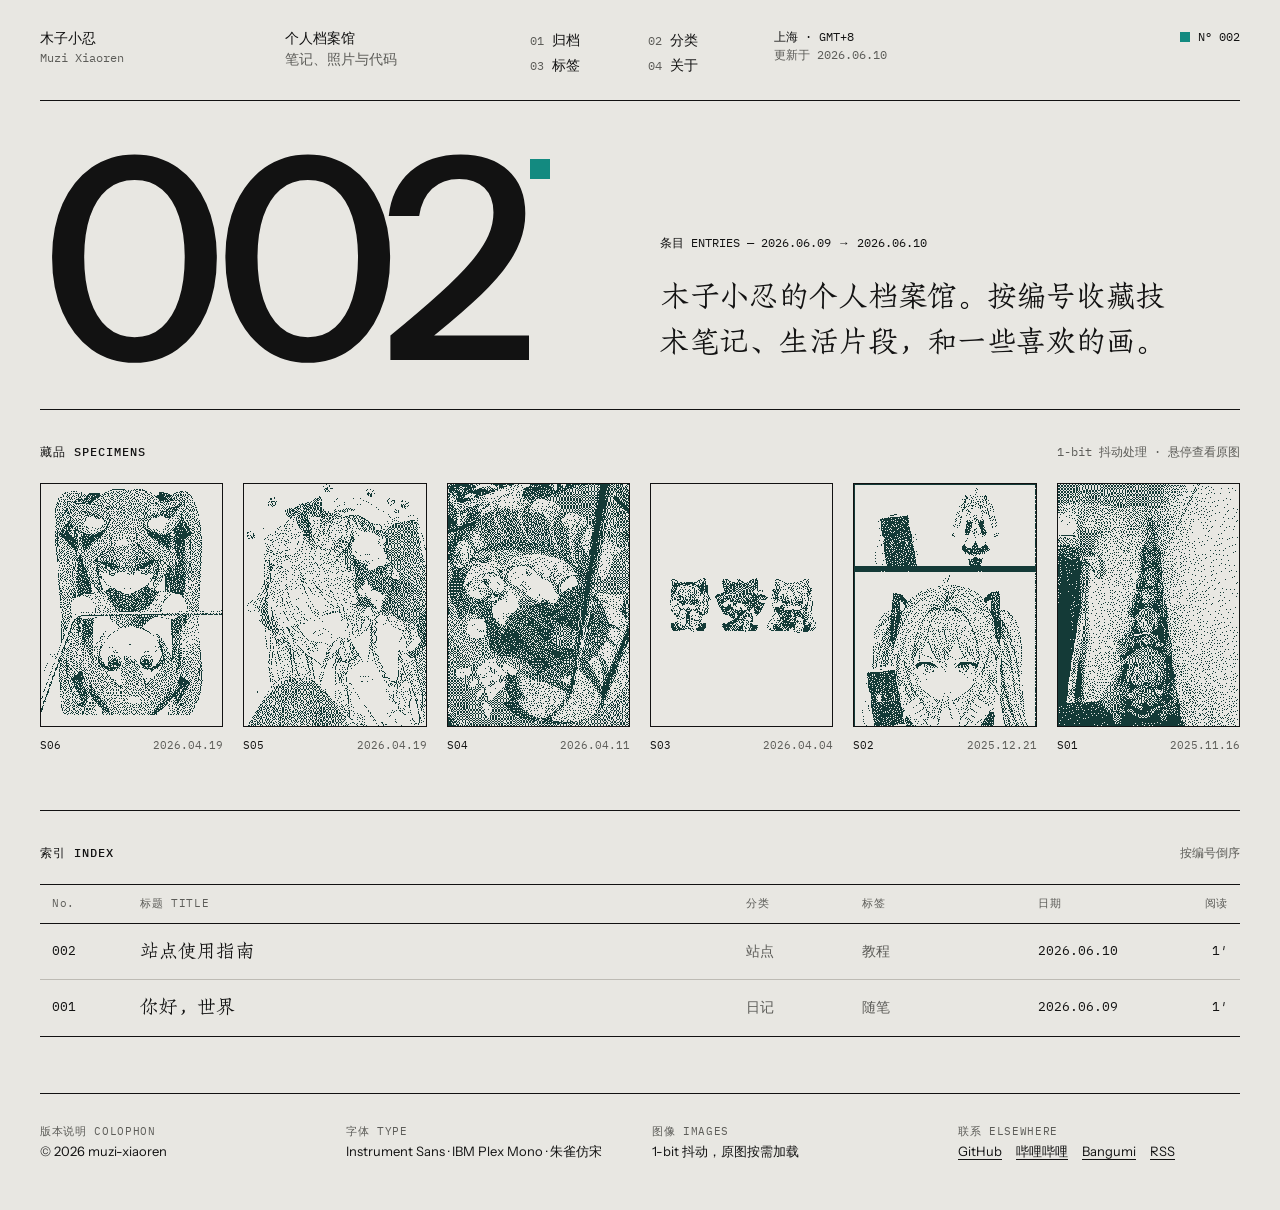
<file: index.html>
<!DOCTYPE html><html lang="zh-CN"><head><meta charset="utf-8"><meta name="viewport" content="width=device-width, initial-scale=1"><title>木子小忍的博客</title><meta name="description" content="个人博客 · 技术与生活"><link rel="icon" href="/favicon.svg" type="image/svg+xml"><link rel="alternate" type="application/rss+xml" title="木子小忍的博客" href="/rss.xml"><link rel="canonical" href="https://muzi-xiaoren.github.io/"><link rel="sitemap" href="/sitemap-index.xml"><meta property="og:site_name" content="木子小忍的博客"><meta property="og:locale" content="zh_CN"><meta property="og:type" content="website"><meta property="og:title" content="木子小忍的博客"><meta property="og:description" content="个人博客 · 技术与生活"><meta property="og:url" content="https://muzi-xiaoren.github.io/"><meta name="twitter:card" content="summary"><link rel="stylesheet" href="/_astro/Base.Bm3KP-OP.css"><style>.index[data-astro-cid-l3skjhph]{border-top:1px solid var(--ink);border-bottom:1px solid var(--ink);margin:0;padding:0;list-style:none}.head[data-astro-cid-l3skjhph],.row[data-astro-cid-l3skjhph]{grid-template-columns:72px minmax(0,1fr) 100px 160px 110px 64px;align-items:center;gap:16px;padding:0 12px;display:grid}.head[data-astro-cid-l3skjhph]{border-bottom:1px solid var(--ink);color:var(--mute);letter-spacing:.06em;padding-block:10px;font-size:11px}.row[data-astro-cid-l3skjhph]{min-height:56px;transition:background-color .15s,color .15s;position:relative}li[data-astro-cid-l3skjhph]:not(:last-child)>.row[data-astro-cid-l3skjhph]{border-bottom:1px solid var(--rule)}.row[data-astro-cid-l3skjhph]:hover,.row[data-astro-cid-l3skjhph]:focus-visible{background:var(--ink);color:var(--paper)}.row[data-astro-cid-l3skjhph]:hover .dim[data-astro-cid-l3skjhph],.row[data-astro-cid-l3skjhph]:focus-visible .dim[data-astro-cid-l3skjhph]{color:var(--rule)}.no[data-astro-cid-l3skjhph],.date[data-astro-cid-l3skjhph],.min[data-astro-cid-l3skjhph]{font-size:13px}.title[data-astro-cid-l3skjhph]{font-family:var(--display);padding-block:14px;font-size:19px;font-weight:400;line-height:1.4}.dim[data-astro-cid-l3skjhph]{color:var(--mute);font-size:14px}.end[data-astro-cid-l3skjhph]{text-align:right}.preview[data-astro-cid-l3skjhph]{z-index:2;border:1px solid var(--ink);background:var(--paper);width:168px;color:var(--ink);pointer-events:none;flex-direction:column;gap:6px;padding:8px;font-size:10px;display:none;position:absolute;top:50%;right:230px;transform:translateY(-50%)}.preview[data-astro-cid-l3skjhph] img[data-astro-cid-l3skjhph]{aspect-ratio:3/4;object-fit:cover;width:100%;display:block}.preview[data-astro-cid-l3skjhph] img[data-astro-cid-l3skjhph].contain{object-fit:contain;background:#fff}.row[data-astro-cid-l3skjhph]:hover .preview[data-astro-cid-l3skjhph]{display:flex}@media (width<=720px){.head[data-astro-cid-l3skjhph]{display:none}.row[data-astro-cid-l3skjhph]{grid-template-columns:minmax(0,1fr) auto;grid-template-areas:"no date""title title""cat min";gap:2px 12px;padding-block:14px}.no[data-astro-cid-l3skjhph]{grid-area:no}.date[data-astro-cid-l3skjhph]{grid-area:date}.title[data-astro-cid-l3skjhph]{grid-area:title;padding-block:2px;font-size:18px}.cat[data-astro-cid-l3skjhph]{grid-area:cat}.min[data-astro-cid-l3skjhph]{grid-area:min}.tags[data-astro-cid-l3skjhph],.row[data-astro-cid-l3skjhph]:hover .preview[data-astro-cid-l3skjhph]{display:none}}
.specimens[data-astro-cid-zw5j43h7]{grid-template-columns:repeat(auto-fit,minmax(min(150px,100%),1fr));gap:24px 20px;display:grid}.spec[data-astro-cid-zw5j43h7]{flex-direction:column;gap:10px;display:flex}.frame[data-astro-cid-zw5j43h7]{aspect-ratio:3/4;border:1px solid var(--ink);background:var(--paper);display:block;position:relative;overflow:hidden}.frame[data-astro-cid-zw5j43h7] img[data-astro-cid-zw5j43h7]{object-fit:cover;width:100%;height:100%;display:block;position:absolute;inset:0}.dither[data-astro-cid-zw5j43h7]{image-rendering:pixelated}.color[data-astro-cid-zw5j43h7]{opacity:0;transition:opacity .35s}.frame[data-astro-cid-zw5j43h7] img[data-astro-cid-zw5j43h7].contain{object-fit:contain;background:#fff}.spec[data-astro-cid-zw5j43h7]:hover .color[data-astro-cid-zw5j43h7][src],.spec[data-astro-cid-zw5j43h7]:focus-visible .color[data-astro-cid-zw5j43h7][src]{opacity:1}.cap[data-astro-cid-zw5j43h7]{justify-content:space-between;gap:10px;font-size:11px;line-height:1.5;display:flex}.hero[data-astro-cid-lcdefpme]{border-bottom:1px solid var(--ink);grid-template-columns:repeat(auto-fit,minmax(min(440px,100%),1fr));align-items:end;gap:32px 40px;padding:48px 0 40px;display:grid}.count[data-astro-cid-lcdefpme]{align-items:flex-start;gap:14px;display:flex}.big[data-astro-cid-lcdefpme]{letter-spacing:-.07em;font-size:clamp(140px,22vw,320px);font-weight:500;line-height:.78}.count[data-astro-cid-lcdefpme] .square[data-astro-cid-lcdefpme]{width:20px;height:20px;margin-top:10px}.intro[data-astro-cid-lcdefpme]{flex-direction:column;gap:20px;padding-bottom:6px;display:flex}.intro[data-astro-cid-lcdefpme] p[data-astro-cid-lcdefpme]{font-family:var(--display);letter-spacing:-.01em;text-wrap:balance;margin:0;font-size:30px;font-weight:400;line-height:1.5}@media (width<=640px){.intro[data-astro-cid-lcdefpme] p[data-astro-cid-lcdefpme]{font-size:22px}}
</style></head><body><div class="page"><header class="site-header" data-astro-cid-nen7h5rs><a class="cell" href="/" data-astro-cid-nen7h5rs><span class="name" data-astro-cid-nen7h5rs>木子小忍</span><span class="mono small mute" data-astro-cid-nen7h5rs>Muzi Xiaoren</span></a><span class="cell" data-astro-cid-nen7h5rs><span data-astro-cid-nen7h5rs>个人档案馆</span><span class="mute" data-astro-cid-nen7h5rs>笔记、照片与代码</span></span><nav class="nav" aria-label="主导航" data-astro-cid-nen7h5rs><a href="/archives/" data-astro-cid-nen7h5rs><span class="mono small mute" data-astro-cid-nen7h5rs>01</span>归档</a><a href="/categories/" data-astro-cid-nen7h5rs><span class="mono small mute" data-astro-cid-nen7h5rs>02</span>分类</a><a href="/tags/" data-astro-cid-nen7h5rs><span class="mono small mute" data-astro-cid-nen7h5rs>03</span>标签</a><a href="/about/" data-astro-cid-nen7h5rs><span class="mono small mute" data-astro-cid-nen7h5rs>04</span>关于</a></nav><span class="cell mono small" data-astro-cid-nen7h5rs><span data-astro-cid-nen7h5rs>上海 · GMT+8</span><span class="mute" data-astro-cid-nen7h5rs>更新于 2026.06.10</span></span><span class="count mono small" data-astro-cid-nen7h5rs><span class="square" data-astro-cid-nen7h5rs></span>N° 002</span></header><main><section class="hero" data-astro-cid-lcdefpme><div class="count" data-astro-cid-lcdefpme><span class="big" data-astro-cid-lcdefpme>002</span><span class="square" aria-hidden="true" data-astro-cid-lcdefpme></span></div><div class="intro" data-astro-cid-lcdefpme><span class="mono small" data-astro-cid-lcdefpme>条目 ENTRIES — 2026.06.09 → 2026.06.10</span><p data-astro-cid-lcdefpme>木子小忍的个人档案馆。按编号收藏技术笔记、生活片段，和一些喜欢的画。</p></div></section><section class="block" data-astro-cid-lcdefpme><div class="section-head" data-astro-cid-lcdefpme><h2 data-astro-cid-lcdefpme>藏品 SPECIMENS</h2><span class="mute" data-astro-cid-lcdefpme>1-bit 抖动处理 · 悬停查看原图</span></div><div class="specimens" data-astro-cid-zw5j43h7><a class="spec" href="/img/background/photo_2026-04-19_18-03-11.jpg" target="_blank" rel="noopener" data-astro-cid-zw5j43h7><span class="frame" data-astro-cid-zw5j43h7><img class="dither" src="/img/derived/background/photo_2026-04-19_18-03-11.dither.png" alt="藏品 S06，2026.04.19" width="240" height="320" loading="lazy" decoding="async" data-astro-cid-zw5j43h7><img class="color cover" data-src="/img/derived/background/photo_2026-04-19_18-03-11.webp" alt="" decoding="async" data-astro-cid-zw5j43h7></span><span class="cap mono" data-astro-cid-zw5j43h7><span data-astro-cid-zw5j43h7>S06</span><span class="mute" data-astro-cid-zw5j43h7>2026.04.19</span></span></a><a class="spec" href="/img/background/photo_2026-04-19_15-50-55.jpg" target="_blank" rel="noopener" data-astro-cid-zw5j43h7><span class="frame" data-astro-cid-zw5j43h7><img class="dither" src="/img/derived/background/photo_2026-04-19_15-50-55.dither.png" alt="藏品 S05，2026.04.19" width="240" height="320" loading="lazy" decoding="async" data-astro-cid-zw5j43h7><img class="color cover" data-src="/img/derived/background/photo_2026-04-19_15-50-55.webp" alt="" decoding="async" data-astro-cid-zw5j43h7></span><span class="cap mono" data-astro-cid-zw5j43h7><span data-astro-cid-zw5j43h7>S05</span><span class="mute" data-astro-cid-zw5j43h7>2026.04.19</span></span></a><a class="spec" href="/img/background/photo_2026-04-11_10-08-00.jpg" target="_blank" rel="noopener" data-astro-cid-zw5j43h7><span class="frame" data-astro-cid-zw5j43h7><img class="dither" src="/img/derived/background/photo_2026-04-11_10-08-00.dither.png" alt="藏品 S04，2026.04.11" width="240" height="320" loading="lazy" decoding="async" data-astro-cid-zw5j43h7><img class="color cover" data-src="/img/derived/background/photo_2026-04-11_10-08-00.webp" alt="" decoding="async" data-astro-cid-zw5j43h7></span><span class="cap mono" data-astro-cid-zw5j43h7><span data-astro-cid-zw5j43h7>S04</span><span class="mute" data-astro-cid-zw5j43h7>2026.04.11</span></span></a><a class="spec" href="/img/background/photo_2026-04-04_11-45-15.jpg" target="_blank" rel="noopener" data-astro-cid-zw5j43h7><span class="frame" data-astro-cid-zw5j43h7><img class="dither" src="/img/derived/background/photo_2026-04-04_11-45-15.dither.png" alt="藏品 S03，2026.04.04" width="240" height="320" loading="lazy" decoding="async" data-astro-cid-zw5j43h7><img class="color contain" data-src="/img/derived/background/photo_2026-04-04_11-45-15.webp" alt="" decoding="async" data-astro-cid-zw5j43h7></span><span class="cap mono" data-astro-cid-zw5j43h7><span data-astro-cid-zw5j43h7>S03</span><span class="mute" data-astro-cid-zw5j43h7>2026.04.04</span></span></a><a class="spec" href="/img/background/photo_2025-12-21_13-12-02.jpg" target="_blank" rel="noopener" data-astro-cid-zw5j43h7><span class="frame" data-astro-cid-zw5j43h7><img class="dither" src="/img/derived/background/photo_2025-12-21_13-12-02.dither.png" alt="藏品 S02，2025.12.21" width="240" height="320" loading="lazy" decoding="async" data-astro-cid-zw5j43h7><img class="color cover" data-src="/img/derived/background/photo_2025-12-21_13-12-02.webp" alt="" decoding="async" data-astro-cid-zw5j43h7></span><span class="cap mono" data-astro-cid-zw5j43h7><span data-astro-cid-zw5j43h7>S02</span><span class="mute" data-astro-cid-zw5j43h7>2025.12.21</span></span></a><a class="spec" href="/img/background/photo_2025-11-16_14-33-12.jpg" target="_blank" rel="noopener" data-astro-cid-zw5j43h7><span class="frame" data-astro-cid-zw5j43h7><img class="dither" src="/img/derived/background/photo_2025-11-16_14-33-12.dither.png" alt="藏品 S01，2025.11.16" width="240" height="320" loading="lazy" decoding="async" data-astro-cid-zw5j43h7><img class="color cover" data-src="/img/derived/background/photo_2025-11-16_14-33-12.webp" alt="" decoding="async" data-astro-cid-zw5j43h7></span><span class="cap mono" data-astro-cid-zw5j43h7><span data-astro-cid-zw5j43h7>S01</span><span class="mute" data-astro-cid-zw5j43h7>2025.11.16</span></span></a></div><script type="module">for(let e of document.querySelectorAll(`.spec`)){let t=()=>{let t=e.querySelector(`img.color`);t?.dataset.src&&!t.getAttribute(`src`)&&(t.src=t.dataset.src)};e.addEventListener(`pointerenter`,t,{once:!0}),e.addEventListener(`focus`,t,{once:!0})}</script></section><section class="block" data-astro-cid-lcdefpme><div class="section-head" data-astro-cid-lcdefpme><h2 data-astro-cid-lcdefpme>索引 INDEX</h2><span class="mute" data-astro-cid-lcdefpme>按编号倒序</span></div><ol class="index" data-astro-cid-l3skjhph><li class="head mono" aria-hidden="true" data-astro-cid-l3skjhph><span data-astro-cid-l3skjhph>No.</span><span data-astro-cid-l3skjhph>标题 TITLE</span><span data-astro-cid-l3skjhph>分类</span><span data-astro-cid-l3skjhph>标签</span><span data-astro-cid-l3skjhph>日期</span><span class="end" data-astro-cid-l3skjhph>阅读</span></li><li data-astro-cid-l3skjhph><a class="row" href="/2026/06/10/pinwall-guide/" data-astro-cid-l3skjhph><span class="no mono" data-astro-cid-l3skjhph>002</span><span class="title" data-astro-cid-l3skjhph>站点使用指南</span><span class="cat dim" data-astro-cid-l3skjhph>站点</span><span class="tags dim" data-astro-cid-l3skjhph>教程</span><span class="date mono" data-astro-cid-l3skjhph>2026.06.10</span><span class="min mono end" data-astro-cid-l3skjhph>1′</span><span class="preview" aria-hidden="true" data-astro-cid-l3skjhph><img class="contain" src="/img/derived/background/photo_2026-04-04_11-45-15.webp" alt="" loading="lazy" decoding="async" data-astro-cid-l3skjhph><span class="mono" data-astro-cid-l3skjhph>PREVIEW · No.002</span></span></a></li><li data-astro-cid-l3skjhph><a class="row" href="/2026/06/09/hello-world/" data-astro-cid-l3skjhph><span class="no mono" data-astro-cid-l3skjhph>001</span><span class="title" data-astro-cid-l3skjhph>你好，世界</span><span class="cat dim" data-astro-cid-l3skjhph>日记</span><span class="tags dim" data-astro-cid-l3skjhph>随笔</span><span class="date mono" data-astro-cid-l3skjhph>2026.06.09</span><span class="min mono end" data-astro-cid-l3skjhph>1′</span></a></li></ol></section></main><footer class="site-footer" data-astro-cid-jo6i4kqk><div data-astro-cid-jo6i4kqk><span class="label" data-astro-cid-jo6i4kqk>版本说明 COLOPHON</span><span data-astro-cid-jo6i4kqk>© 2026 muzi-xiaoren</span></div><div data-astro-cid-jo6i4kqk><span class="label" data-astro-cid-jo6i4kqk>字体 TYPE</span><span data-astro-cid-jo6i4kqk>Instrument Sans · IBM Plex Mono · 朱雀仿宋</span></div><div data-astro-cid-jo6i4kqk><span class="label" data-astro-cid-jo6i4kqk>图像 IMAGES</span><span data-astro-cid-jo6i4kqk>1-bit 抖动，原图按需加载</span></div><div data-astro-cid-jo6i4kqk><span class="label" data-astro-cid-jo6i4kqk>联系 ELSEWHERE</span><span class="links" data-astro-cid-jo6i4kqk><a href="https://github.com/muzi-xiaoren" target="_blank" rel="noopener" data-astro-cid-jo6i4kqk>GitHub</a><a href="https://space.bilibili.com/185513864" target="_blank" rel="noopener" data-astro-cid-jo6i4kqk>哔哩哔哩</a><a href="https://bangumi.tv/user/renyeren" target="_blank" rel="noopener" data-astro-cid-jo6i4kqk>Bangumi</a><a href="/rss.xml" data-astro-cid-jo6i4kqk>RSS</a></span></div></footer></div></body></html>
</file>
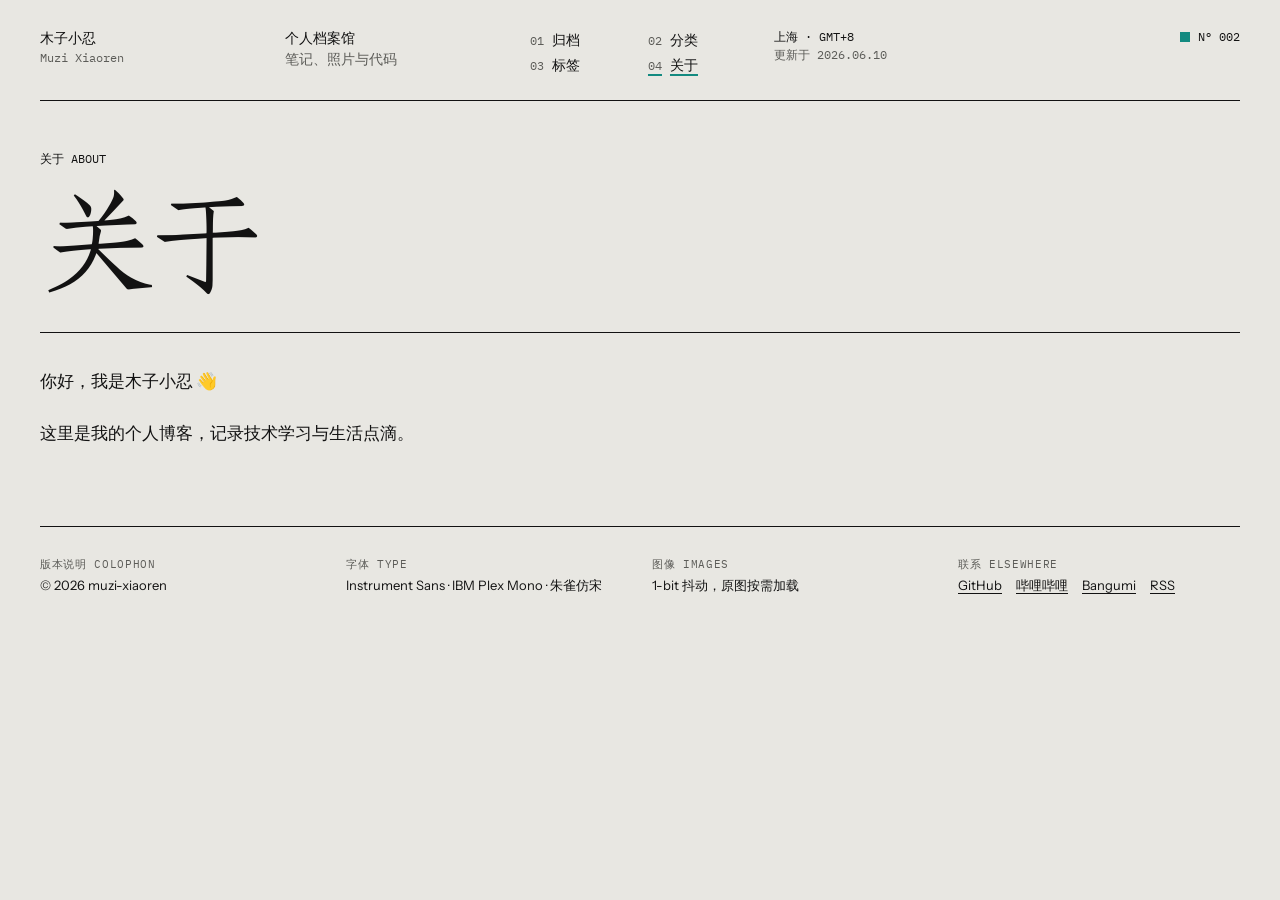
<file: about/index.html>
<!DOCTYPE html><html lang="zh-CN"><head><meta charset="utf-8"><meta name="viewport" content="width=device-width, initial-scale=1"><title>关于 · 木子小忍的博客</title><meta name="description" content="个人博客 · 技术与生活"><link rel="icon" href="/favicon.svg" type="image/svg+xml"><link rel="alternate" type="application/rss+xml" title="木子小忍的博客" href="/rss.xml"><link rel="canonical" href="https://muzi-xiaoren.github.io/about/"><link rel="sitemap" href="/sitemap-index.xml"><meta property="og:site_name" content="木子小忍的博客"><meta property="og:locale" content="zh_CN"><meta property="og:type" content="website"><meta property="og:title" content="关于"><meta property="og:description" content="个人博客 · 技术与生活"><meta property="og:url" content="https://muzi-xiaoren.github.io/about/"><meta name="twitter:card" content="summary"><link rel="stylesheet" href="/_astro/Base.Bm3KP-OP.css"><style>.page-head[data-astro-cid-73dgtvns]{border-bottom:1px solid var(--ink);flex-direction:column;gap:18px;padding:48px 0 36px;display:flex}.top[data-astro-cid-73dgtvns]{flex-wrap:wrap;justify-content:space-between;gap:8px 24px;display:flex}.top[data-astro-cid-73dgtvns] a[data-astro-cid-73dgtvns]{text-decoration:underline;text-decoration-color:var(--accent);text-underline-offset:3px}h1[data-astro-cid-73dgtvns]{font-family:var(--display);letter-spacing:-.04em;overflow-wrap:anywhere;margin:0;font-size:clamp(56px,9vw,120px);font-weight:400;line-height:.95}
</style></head><body><div class="page"><header class="site-header" data-astro-cid-nen7h5rs><a class="cell" href="/" data-astro-cid-nen7h5rs><span class="name" data-astro-cid-nen7h5rs>木子小忍</span><span class="mono small mute" data-astro-cid-nen7h5rs>Muzi Xiaoren</span></a><span class="cell" data-astro-cid-nen7h5rs><span data-astro-cid-nen7h5rs>个人档案馆</span><span class="mute" data-astro-cid-nen7h5rs>笔记、照片与代码</span></span><nav class="nav" aria-label="主导航" data-astro-cid-nen7h5rs><a href="/archives/" data-astro-cid-nen7h5rs><span class="mono small mute" data-astro-cid-nen7h5rs>01</span>归档</a><a href="/categories/" data-astro-cid-nen7h5rs><span class="mono small mute" data-astro-cid-nen7h5rs>02</span>分类</a><a href="/tags/" data-astro-cid-nen7h5rs><span class="mono small mute" data-astro-cid-nen7h5rs>03</span>标签</a><a href="/about/" aria-current="page" data-astro-cid-nen7h5rs><span class="mono small mute" data-astro-cid-nen7h5rs>04</span>关于</a></nav><span class="cell mono small" data-astro-cid-nen7h5rs><span data-astro-cid-nen7h5rs>上海 · GMT+8</span><span class="mute" data-astro-cid-nen7h5rs>更新于 2026.06.10</span></span><span class="count mono small" data-astro-cid-nen7h5rs><span class="square" data-astro-cid-nen7h5rs></span>N° 002</span></header><main><section class="page-head" data-astro-cid-73dgtvns><div class="top mono small" data-astro-cid-73dgtvns><span data-astro-cid-73dgtvns>关于 ABOUT</span></div><h1 data-astro-cid-73dgtvns>关于</h1></section><section class="block"><div class="prose"><p>你好，我是木子小忍 👋</p>
<p>这里是我的个人博客，记录技术学习与生活点滴。</p>
</div></section></main><footer class="site-footer" data-astro-cid-jo6i4kqk><div data-astro-cid-jo6i4kqk><span class="label" data-astro-cid-jo6i4kqk>版本说明 COLOPHON</span><span data-astro-cid-jo6i4kqk>© 2026 muzi-xiaoren</span></div><div data-astro-cid-jo6i4kqk><span class="label" data-astro-cid-jo6i4kqk>字体 TYPE</span><span data-astro-cid-jo6i4kqk>Instrument Sans · IBM Plex Mono · 朱雀仿宋</span></div><div data-astro-cid-jo6i4kqk><span class="label" data-astro-cid-jo6i4kqk>图像 IMAGES</span><span data-astro-cid-jo6i4kqk>1-bit 抖动，原图按需加载</span></div><div data-astro-cid-jo6i4kqk><span class="label" data-astro-cid-jo6i4kqk>联系 ELSEWHERE</span><span class="links" data-astro-cid-jo6i4kqk><a href="https://github.com/muzi-xiaoren" target="_blank" rel="noopener" data-astro-cid-jo6i4kqk>GitHub</a><a href="https://space.bilibili.com/185513864" target="_blank" rel="noopener" data-astro-cid-jo6i4kqk>哔哩哔哩</a><a href="https://bangumi.tv/user/renyeren" target="_blank" rel="noopener" data-astro-cid-jo6i4kqk>Bangumi</a><a href="/rss.xml" data-astro-cid-jo6i4kqk>RSS</a></span></div></footer></div></body></html>
</file>
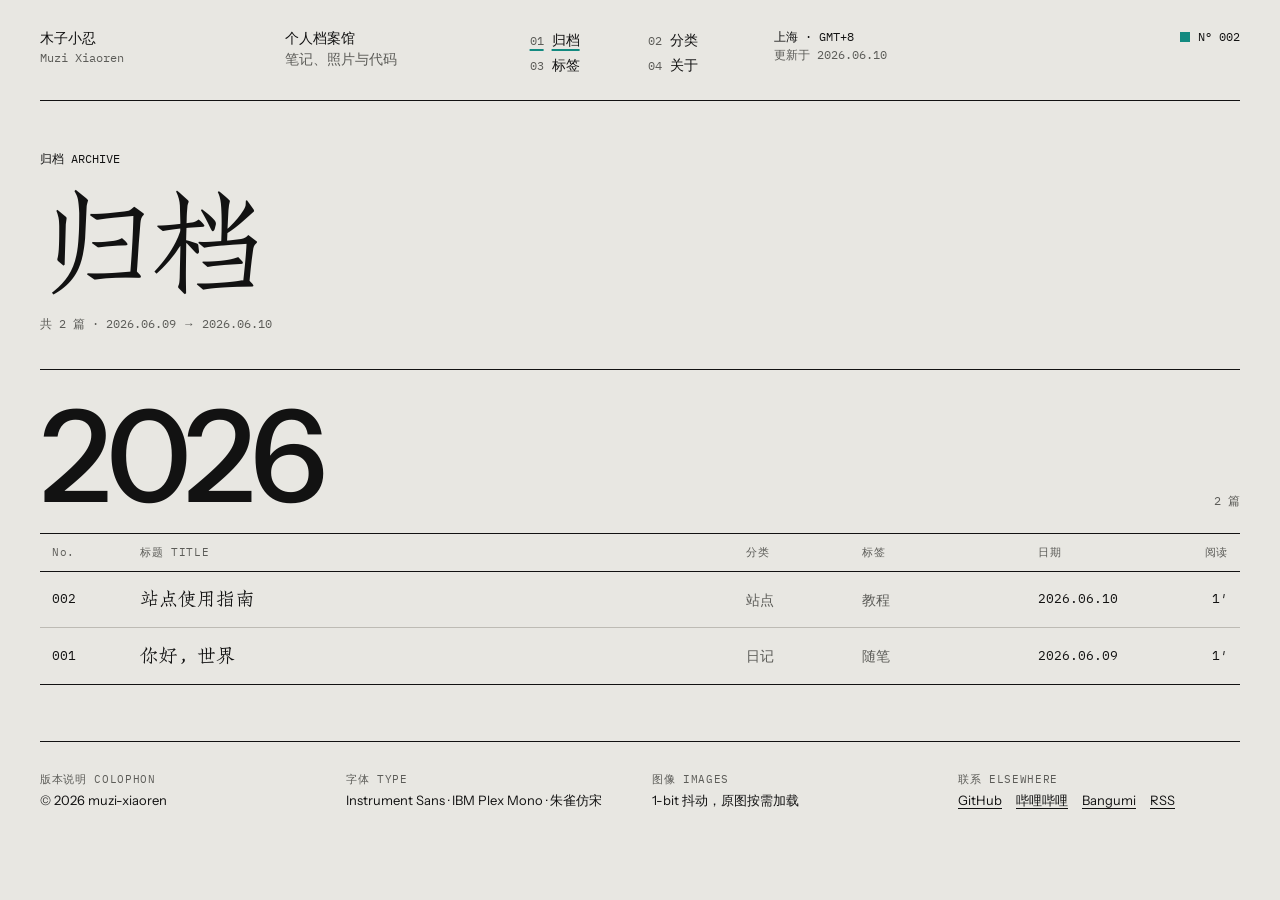
<file: archives/index.html>
<!DOCTYPE html><html lang="zh-CN"><head><meta charset="utf-8"><meta name="viewport" content="width=device-width, initial-scale=1"><title>归档 · 木子小忍的博客</title><meta name="description" content="个人博客 · 技术与生活"><link rel="icon" href="/favicon.svg" type="image/svg+xml"><link rel="alternate" type="application/rss+xml" title="木子小忍的博客" href="/rss.xml"><link rel="canonical" href="https://muzi-xiaoren.github.io/archives/"><link rel="sitemap" href="/sitemap-index.xml"><meta property="og:site_name" content="木子小忍的博客"><meta property="og:locale" content="zh_CN"><meta property="og:type" content="website"><meta property="og:title" content="归档"><meta property="og:description" content="个人博客 · 技术与生活"><meta property="og:url" content="https://muzi-xiaoren.github.io/archives/"><meta name="twitter:card" content="summary"><link rel="stylesheet" href="/_astro/Base.Bm3KP-OP.css"><style>.index[data-astro-cid-l3skjhph]{border-top:1px solid var(--ink);border-bottom:1px solid var(--ink);margin:0;padding:0;list-style:none}.head[data-astro-cid-l3skjhph],.row[data-astro-cid-l3skjhph]{grid-template-columns:72px minmax(0,1fr) 100px 160px 110px 64px;align-items:center;gap:16px;padding:0 12px;display:grid}.head[data-astro-cid-l3skjhph]{border-bottom:1px solid var(--ink);color:var(--mute);letter-spacing:.06em;padding-block:10px;font-size:11px}.row[data-astro-cid-l3skjhph]{min-height:56px;transition:background-color .15s,color .15s;position:relative}li[data-astro-cid-l3skjhph]:not(:last-child)>.row[data-astro-cid-l3skjhph]{border-bottom:1px solid var(--rule)}.row[data-astro-cid-l3skjhph]:hover,.row[data-astro-cid-l3skjhph]:focus-visible{background:var(--ink);color:var(--paper)}.row[data-astro-cid-l3skjhph]:hover .dim[data-astro-cid-l3skjhph],.row[data-astro-cid-l3skjhph]:focus-visible .dim[data-astro-cid-l3skjhph]{color:var(--rule)}.no[data-astro-cid-l3skjhph],.date[data-astro-cid-l3skjhph],.min[data-astro-cid-l3skjhph]{font-size:13px}.title[data-astro-cid-l3skjhph]{font-family:var(--display);padding-block:14px;font-size:19px;font-weight:400;line-height:1.4}.dim[data-astro-cid-l3skjhph]{color:var(--mute);font-size:14px}.end[data-astro-cid-l3skjhph]{text-align:right}.preview[data-astro-cid-l3skjhph]{z-index:2;border:1px solid var(--ink);background:var(--paper);width:168px;color:var(--ink);pointer-events:none;flex-direction:column;gap:6px;padding:8px;font-size:10px;display:none;position:absolute;top:50%;right:230px;transform:translateY(-50%)}.preview[data-astro-cid-l3skjhph] img[data-astro-cid-l3skjhph]{aspect-ratio:3/4;object-fit:cover;width:100%;display:block}.preview[data-astro-cid-l3skjhph] img[data-astro-cid-l3skjhph].contain{object-fit:contain;background:#fff}.row[data-astro-cid-l3skjhph]:hover .preview[data-astro-cid-l3skjhph]{display:flex}@media (width<=720px){.head[data-astro-cid-l3skjhph]{display:none}.row[data-astro-cid-l3skjhph]{grid-template-columns:minmax(0,1fr) auto;grid-template-areas:"no date""title title""cat min";gap:2px 12px;padding-block:14px}.no[data-astro-cid-l3skjhph]{grid-area:no}.date[data-astro-cid-l3skjhph]{grid-area:date}.title[data-astro-cid-l3skjhph]{grid-area:title;padding-block:2px;font-size:18px}.cat[data-astro-cid-l3skjhph]{grid-area:cat}.min[data-astro-cid-l3skjhph]{grid-area:min}.tags[data-astro-cid-l3skjhph],.row[data-astro-cid-l3skjhph]:hover .preview[data-astro-cid-l3skjhph]{display:none}}
.page-head[data-astro-cid-73dgtvns]{border-bottom:1px solid var(--ink);flex-direction:column;gap:18px;padding:48px 0 36px;display:flex}.top[data-astro-cid-73dgtvns]{flex-wrap:wrap;justify-content:space-between;gap:8px 24px;display:flex}.top[data-astro-cid-73dgtvns] a[data-astro-cid-73dgtvns]{text-decoration:underline;text-decoration-color:var(--accent);text-underline-offset:3px}h1[data-astro-cid-73dgtvns]{font-family:var(--display);letter-spacing:-.04em;overflow-wrap:anywhere;margin:0;font-size:clamp(56px,9vw,120px);font-weight:400;line-height:.95}
.year-head[data-astro-cid-24pfd53d]{justify-content:space-between;align-items:flex-end;gap:16px;display:flex}.year[data-astro-cid-24pfd53d]{letter-spacing:-.05em;margin:0;font-size:clamp(64px,10vw,140px);font-weight:500;line-height:.85}
</style></head><body><div class="page"><header class="site-header" data-astro-cid-nen7h5rs><a class="cell" href="/" data-astro-cid-nen7h5rs><span class="name" data-astro-cid-nen7h5rs>木子小忍</span><span class="mono small mute" data-astro-cid-nen7h5rs>Muzi Xiaoren</span></a><span class="cell" data-astro-cid-nen7h5rs><span data-astro-cid-nen7h5rs>个人档案馆</span><span class="mute" data-astro-cid-nen7h5rs>笔记、照片与代码</span></span><nav class="nav" aria-label="主导航" data-astro-cid-nen7h5rs><a href="/archives/" aria-current="page" data-astro-cid-nen7h5rs><span class="mono small mute" data-astro-cid-nen7h5rs>01</span>归档</a><a href="/categories/" data-astro-cid-nen7h5rs><span class="mono small mute" data-astro-cid-nen7h5rs>02</span>分类</a><a href="/tags/" data-astro-cid-nen7h5rs><span class="mono small mute" data-astro-cid-nen7h5rs>03</span>标签</a><a href="/about/" data-astro-cid-nen7h5rs><span class="mono small mute" data-astro-cid-nen7h5rs>04</span>关于</a></nav><span class="cell mono small" data-astro-cid-nen7h5rs><span data-astro-cid-nen7h5rs>上海 · GMT+8</span><span class="mute" data-astro-cid-nen7h5rs>更新于 2026.06.10</span></span><span class="count mono small" data-astro-cid-nen7h5rs><span class="square" data-astro-cid-nen7h5rs></span>N° 002</span></header><main><section class="page-head" data-astro-cid-73dgtvns><div class="top mono small" data-astro-cid-73dgtvns><span data-astro-cid-73dgtvns>归档 ARCHIVE</span></div><h1 data-astro-cid-73dgtvns>归档</h1><span class="mono small mute" data-astro-cid-73dgtvns>共 2 篇 · 2026.06.09 → 2026.06.10</span></section><section class="block" data-astro-cid-24pfd53d><div class="year-head" data-astro-cid-24pfd53d><h2 class="year" data-astro-cid-24pfd53d>2026</h2><span class="mono small mute" data-astro-cid-24pfd53d>2 篇</span></div><ol class="index" data-astro-cid-l3skjhph><li class="head mono" aria-hidden="true" data-astro-cid-l3skjhph><span data-astro-cid-l3skjhph>No.</span><span data-astro-cid-l3skjhph>标题 TITLE</span><span data-astro-cid-l3skjhph>分类</span><span data-astro-cid-l3skjhph>标签</span><span data-astro-cid-l3skjhph>日期</span><span class="end" data-astro-cid-l3skjhph>阅读</span></li><li data-astro-cid-l3skjhph><a class="row" href="/2026/06/10/pinwall-guide/" data-astro-cid-l3skjhph><span class="no mono" data-astro-cid-l3skjhph>002</span><span class="title" data-astro-cid-l3skjhph>站点使用指南</span><span class="cat dim" data-astro-cid-l3skjhph>站点</span><span class="tags dim" data-astro-cid-l3skjhph>教程</span><span class="date mono" data-astro-cid-l3skjhph>2026.06.10</span><span class="min mono end" data-astro-cid-l3skjhph>1′</span><span class="preview" aria-hidden="true" data-astro-cid-l3skjhph><img class="contain" src="/img/derived/background/photo_2026-04-04_11-45-15.webp" alt="" loading="lazy" decoding="async" data-astro-cid-l3skjhph><span class="mono" data-astro-cid-l3skjhph>PREVIEW · No.002</span></span></a></li><li data-astro-cid-l3skjhph><a class="row" href="/2026/06/09/hello-world/" data-astro-cid-l3skjhph><span class="no mono" data-astro-cid-l3skjhph>001</span><span class="title" data-astro-cid-l3skjhph>你好，世界</span><span class="cat dim" data-astro-cid-l3skjhph>日记</span><span class="tags dim" data-astro-cid-l3skjhph>随笔</span><span class="date mono" data-astro-cid-l3skjhph>2026.06.09</span><span class="min mono end" data-astro-cid-l3skjhph>1′</span></a></li></ol></section></main><footer class="site-footer" data-astro-cid-jo6i4kqk><div data-astro-cid-jo6i4kqk><span class="label" data-astro-cid-jo6i4kqk>版本说明 COLOPHON</span><span data-astro-cid-jo6i4kqk>© 2026 muzi-xiaoren</span></div><div data-astro-cid-jo6i4kqk><span class="label" data-astro-cid-jo6i4kqk>字体 TYPE</span><span data-astro-cid-jo6i4kqk>Instrument Sans · IBM Plex Mono · 朱雀仿宋</span></div><div data-astro-cid-jo6i4kqk><span class="label" data-astro-cid-jo6i4kqk>图像 IMAGES</span><span data-astro-cid-jo6i4kqk>1-bit 抖动，原图按需加载</span></div><div data-astro-cid-jo6i4kqk><span class="label" data-astro-cid-jo6i4kqk>联系 ELSEWHERE</span><span class="links" data-astro-cid-jo6i4kqk><a href="https://github.com/muzi-xiaoren" target="_blank" rel="noopener" data-astro-cid-jo6i4kqk>GitHub</a><a href="https://space.bilibili.com/185513864" target="_blank" rel="noopener" data-astro-cid-jo6i4kqk>哔哩哔哩</a><a href="https://bangumi.tv/user/renyeren" target="_blank" rel="noopener" data-astro-cid-jo6i4kqk>Bangumi</a><a href="/rss.xml" data-astro-cid-jo6i4kqk>RSS</a></span></div></footer></div></body></html>
</file>
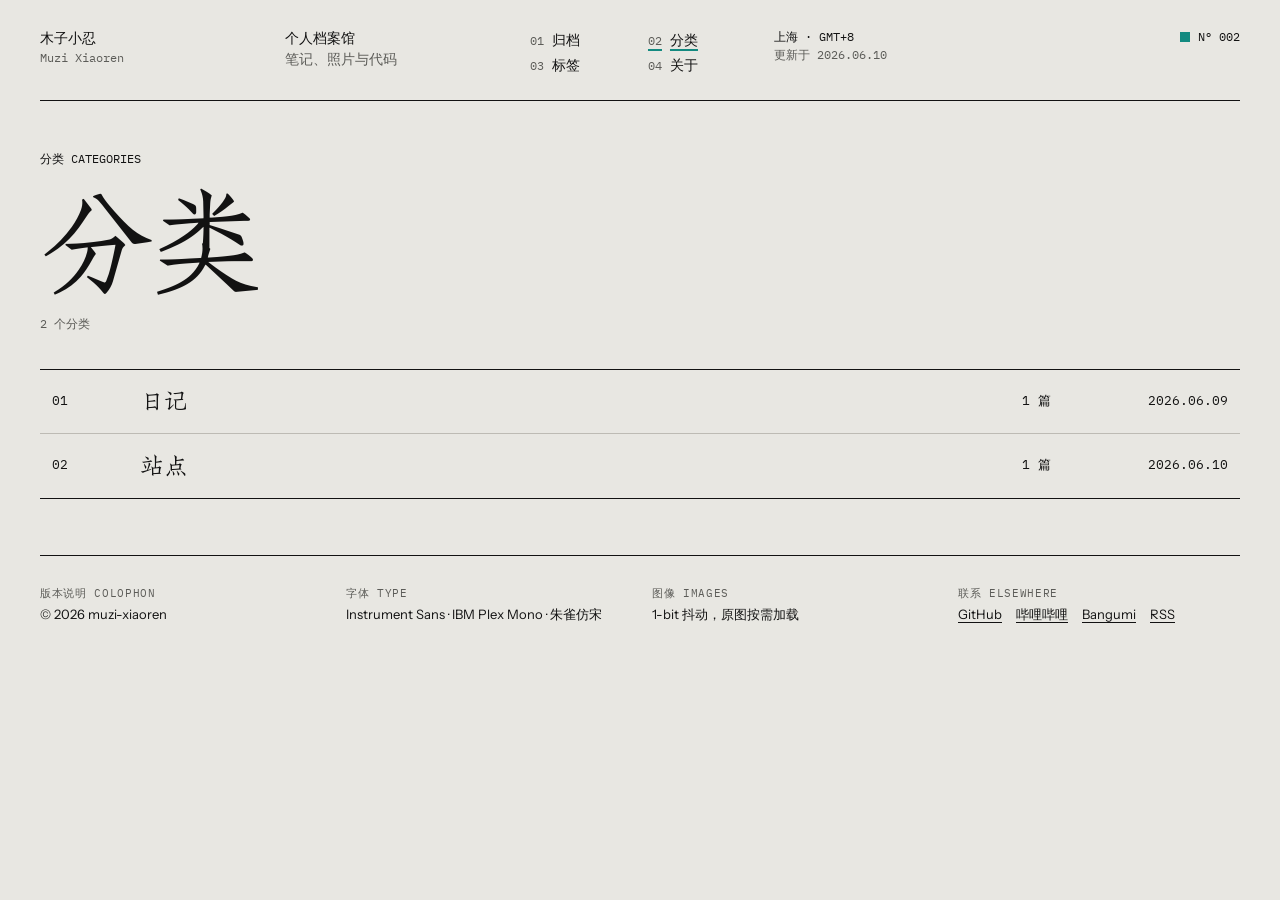
<file: categories/index.html>
<!DOCTYPE html><html lang="zh-CN"><head><meta charset="utf-8"><meta name="viewport" content="width=device-width, initial-scale=1"><title>分类 · 木子小忍的博客</title><meta name="description" content="个人博客 · 技术与生活"><link rel="icon" href="/favicon.svg" type="image/svg+xml"><link rel="alternate" type="application/rss+xml" title="木子小忍的博客" href="/rss.xml"><link rel="canonical" href="https://muzi-xiaoren.github.io/categories/"><link rel="sitemap" href="/sitemap-index.xml"><meta property="og:site_name" content="木子小忍的博客"><meta property="og:locale" content="zh_CN"><meta property="og:type" content="website"><meta property="og:title" content="分类"><meta property="og:description" content="个人博客 · 技术与生活"><meta property="og:url" content="https://muzi-xiaoren.github.io/categories/"><meta name="twitter:card" content="summary"><link rel="stylesheet" href="/_astro/Base.Bm3KP-OP.css"><style>.page-head[data-astro-cid-73dgtvns]{border-bottom:1px solid var(--ink);flex-direction:column;gap:18px;padding:48px 0 36px;display:flex}.top[data-astro-cid-73dgtvns]{flex-wrap:wrap;justify-content:space-between;gap:8px 24px;display:flex}.top[data-astro-cid-73dgtvns] a[data-astro-cid-73dgtvns]{text-decoration:underline;text-decoration-color:var(--accent);text-underline-offset:3px}h1[data-astro-cid-73dgtvns]{font-family:var(--display);letter-spacing:-.04em;overflow-wrap:anywhere;margin:0;font-size:clamp(56px,9vw,120px);font-weight:400;line-height:.95}
.terms[data-astro-cid-26ha76bt]{border-top:1px solid var(--ink);border-bottom:1px solid var(--ink);margin:0;padding:0;list-style:none}.term[data-astro-cid-26ha76bt]{grid-template-columns:72px minmax(0,1fr) 80px 110px;align-items:center;gap:16px;min-height:64px;padding:0 12px;transition:background-color .15s,color .15s;display:grid}li[data-astro-cid-26ha76bt]:not(:last-child)>.term[data-astro-cid-26ha76bt]{border-bottom:1px solid var(--rule)}.term[data-astro-cid-26ha76bt]:hover,.term[data-astro-cid-26ha76bt]:focus-visible{background:var(--ink);color:var(--paper)}.no[data-astro-cid-26ha76bt],.meta[data-astro-cid-26ha76bt]{font-size:13px}.name[data-astro-cid-26ha76bt]{font-family:var(--display);font-size:24px;font-weight:400}.end[data-astro-cid-26ha76bt]{text-align:right}@media (width<=640px){.term[data-astro-cid-26ha76bt]{grid-template-columns:40px minmax(0,1fr) auto}.end[data-astro-cid-26ha76bt]{display:none}}
</style></head><body><div class="page"><header class="site-header" data-astro-cid-nen7h5rs><a class="cell" href="/" data-astro-cid-nen7h5rs><span class="name" data-astro-cid-nen7h5rs>木子小忍</span><span class="mono small mute" data-astro-cid-nen7h5rs>Muzi Xiaoren</span></a><span class="cell" data-astro-cid-nen7h5rs><span data-astro-cid-nen7h5rs>个人档案馆</span><span class="mute" data-astro-cid-nen7h5rs>笔记、照片与代码</span></span><nav class="nav" aria-label="主导航" data-astro-cid-nen7h5rs><a href="/archives/" data-astro-cid-nen7h5rs><span class="mono small mute" data-astro-cid-nen7h5rs>01</span>归档</a><a href="/categories/" aria-current="page" data-astro-cid-nen7h5rs><span class="mono small mute" data-astro-cid-nen7h5rs>02</span>分类</a><a href="/tags/" data-astro-cid-nen7h5rs><span class="mono small mute" data-astro-cid-nen7h5rs>03</span>标签</a><a href="/about/" data-astro-cid-nen7h5rs><span class="mono small mute" data-astro-cid-nen7h5rs>04</span>关于</a></nav><span class="cell mono small" data-astro-cid-nen7h5rs><span data-astro-cid-nen7h5rs>上海 · GMT+8</span><span class="mute" data-astro-cid-nen7h5rs>更新于 2026.06.10</span></span><span class="count mono small" data-astro-cid-nen7h5rs><span class="square" data-astro-cid-nen7h5rs></span>N° 002</span></header><main><section class="page-head" data-astro-cid-73dgtvns><div class="top mono small" data-astro-cid-73dgtvns><span data-astro-cid-73dgtvns>分类 CATEGORIES</span></div><h1 data-astro-cid-73dgtvns>分类</h1><span class="mono small mute" data-astro-cid-73dgtvns>2 个分类</span></section><section class="block"><ol class="terms" data-astro-cid-26ha76bt><li data-astro-cid-26ha76bt><a class="term" href="/categories/日记/" data-astro-cid-26ha76bt><span class="mono no" data-astro-cid-26ha76bt>01</span><span class="name" data-astro-cid-26ha76bt>日记</span><span class="mono meta" data-astro-cid-26ha76bt>1 篇</span><span class="mono meta end" data-astro-cid-26ha76bt>2026.06.09</span></a></li><li data-astro-cid-26ha76bt><a class="term" href="/categories/站点/" data-astro-cid-26ha76bt><span class="mono no" data-astro-cid-26ha76bt>02</span><span class="name" data-astro-cid-26ha76bt>站点</span><span class="mono meta" data-astro-cid-26ha76bt>1 篇</span><span class="mono meta end" data-astro-cid-26ha76bt>2026.06.10</span></a></li></ol></section></main><footer class="site-footer" data-astro-cid-jo6i4kqk><div data-astro-cid-jo6i4kqk><span class="label" data-astro-cid-jo6i4kqk>版本说明 COLOPHON</span><span data-astro-cid-jo6i4kqk>© 2026 muzi-xiaoren</span></div><div data-astro-cid-jo6i4kqk><span class="label" data-astro-cid-jo6i4kqk>字体 TYPE</span><span data-astro-cid-jo6i4kqk>Instrument Sans · IBM Plex Mono · 朱雀仿宋</span></div><div data-astro-cid-jo6i4kqk><span class="label" data-astro-cid-jo6i4kqk>图像 IMAGES</span><span data-astro-cid-jo6i4kqk>1-bit 抖动，原图按需加载</span></div><div data-astro-cid-jo6i4kqk><span class="label" data-astro-cid-jo6i4kqk>联系 ELSEWHERE</span><span class="links" data-astro-cid-jo6i4kqk><a href="https://github.com/muzi-xiaoren" target="_blank" rel="noopener" data-astro-cid-jo6i4kqk>GitHub</a><a href="https://space.bilibili.com/185513864" target="_blank" rel="noopener" data-astro-cid-jo6i4kqk>哔哩哔哩</a><a href="https://bangumi.tv/user/renyeren" target="_blank" rel="noopener" data-astro-cid-jo6i4kqk>Bangumi</a><a href="/rss.xml" data-astro-cid-jo6i4kqk>RSS</a></span></div></footer></div></body></html>
</file>
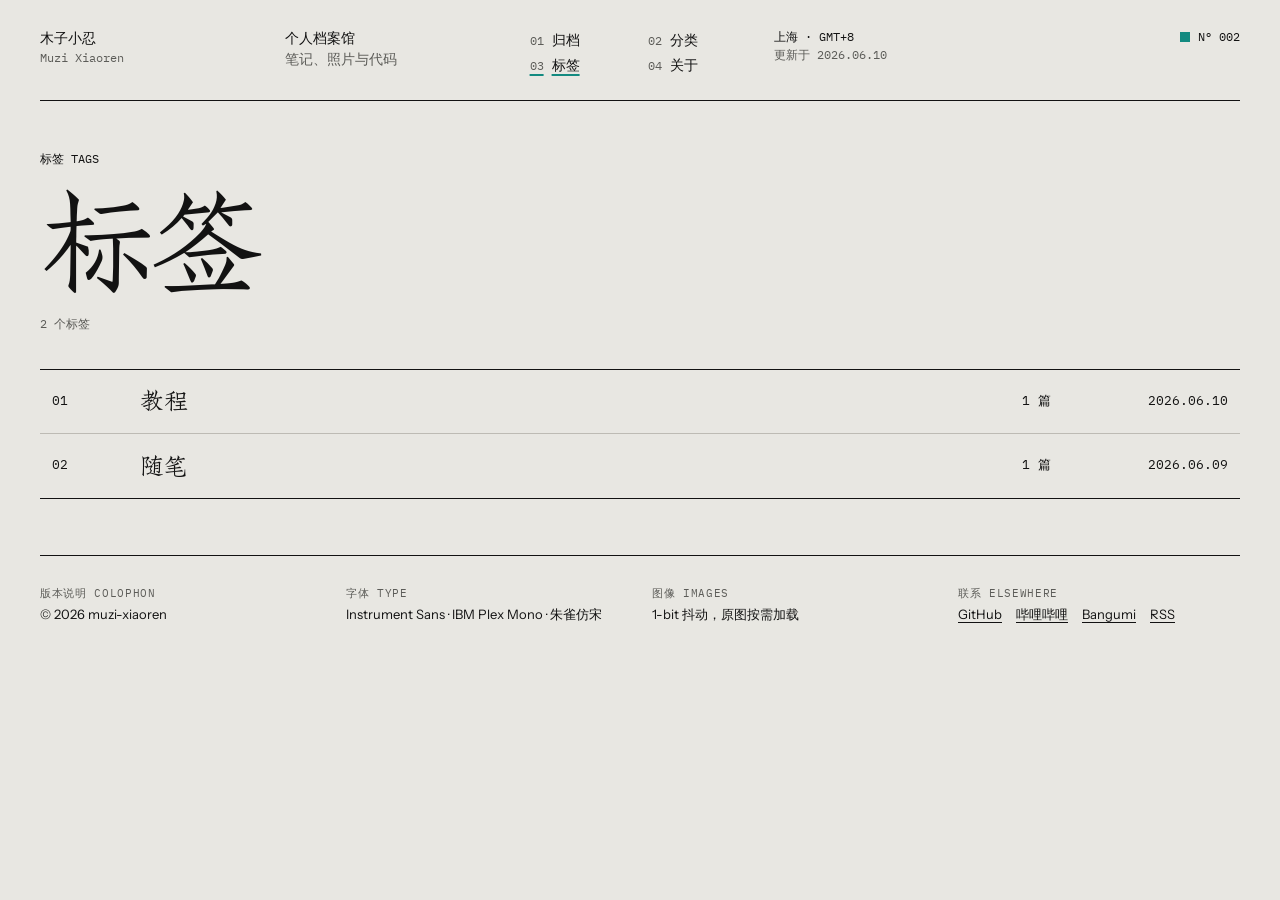
<file: tags/index.html>
<!DOCTYPE html><html lang="zh-CN"><head><meta charset="utf-8"><meta name="viewport" content="width=device-width, initial-scale=1"><title>标签 · 木子小忍的博客</title><meta name="description" content="个人博客 · 技术与生活"><link rel="icon" href="/favicon.svg" type="image/svg+xml"><link rel="alternate" type="application/rss+xml" title="木子小忍的博客" href="/rss.xml"><link rel="canonical" href="https://muzi-xiaoren.github.io/tags/"><link rel="sitemap" href="/sitemap-index.xml"><meta property="og:site_name" content="木子小忍的博客"><meta property="og:locale" content="zh_CN"><meta property="og:type" content="website"><meta property="og:title" content="标签"><meta property="og:description" content="个人博客 · 技术与生活"><meta property="og:url" content="https://muzi-xiaoren.github.io/tags/"><meta name="twitter:card" content="summary"><link rel="stylesheet" href="/_astro/Base.Bm3KP-OP.css"><style>.page-head[data-astro-cid-73dgtvns]{border-bottom:1px solid var(--ink);flex-direction:column;gap:18px;padding:48px 0 36px;display:flex}.top[data-astro-cid-73dgtvns]{flex-wrap:wrap;justify-content:space-between;gap:8px 24px;display:flex}.top[data-astro-cid-73dgtvns] a[data-astro-cid-73dgtvns]{text-decoration:underline;text-decoration-color:var(--accent);text-underline-offset:3px}h1[data-astro-cid-73dgtvns]{font-family:var(--display);letter-spacing:-.04em;overflow-wrap:anywhere;margin:0;font-size:clamp(56px,9vw,120px);font-weight:400;line-height:.95}
.terms[data-astro-cid-26ha76bt]{border-top:1px solid var(--ink);border-bottom:1px solid var(--ink);margin:0;padding:0;list-style:none}.term[data-astro-cid-26ha76bt]{grid-template-columns:72px minmax(0,1fr) 80px 110px;align-items:center;gap:16px;min-height:64px;padding:0 12px;transition:background-color .15s,color .15s;display:grid}li[data-astro-cid-26ha76bt]:not(:last-child)>.term[data-astro-cid-26ha76bt]{border-bottom:1px solid var(--rule)}.term[data-astro-cid-26ha76bt]:hover,.term[data-astro-cid-26ha76bt]:focus-visible{background:var(--ink);color:var(--paper)}.no[data-astro-cid-26ha76bt],.meta[data-astro-cid-26ha76bt]{font-size:13px}.name[data-astro-cid-26ha76bt]{font-family:var(--display);font-size:24px;font-weight:400}.end[data-astro-cid-26ha76bt]{text-align:right}@media (width<=640px){.term[data-astro-cid-26ha76bt]{grid-template-columns:40px minmax(0,1fr) auto}.end[data-astro-cid-26ha76bt]{display:none}}
</style></head><body><div class="page"><header class="site-header" data-astro-cid-nen7h5rs><a class="cell" href="/" data-astro-cid-nen7h5rs><span class="name" data-astro-cid-nen7h5rs>木子小忍</span><span class="mono small mute" data-astro-cid-nen7h5rs>Muzi Xiaoren</span></a><span class="cell" data-astro-cid-nen7h5rs><span data-astro-cid-nen7h5rs>个人档案馆</span><span class="mute" data-astro-cid-nen7h5rs>笔记、照片与代码</span></span><nav class="nav" aria-label="主导航" data-astro-cid-nen7h5rs><a href="/archives/" data-astro-cid-nen7h5rs><span class="mono small mute" data-astro-cid-nen7h5rs>01</span>归档</a><a href="/categories/" data-astro-cid-nen7h5rs><span class="mono small mute" data-astro-cid-nen7h5rs>02</span>分类</a><a href="/tags/" aria-current="page" data-astro-cid-nen7h5rs><span class="mono small mute" data-astro-cid-nen7h5rs>03</span>标签</a><a href="/about/" data-astro-cid-nen7h5rs><span class="mono small mute" data-astro-cid-nen7h5rs>04</span>关于</a></nav><span class="cell mono small" data-astro-cid-nen7h5rs><span data-astro-cid-nen7h5rs>上海 · GMT+8</span><span class="mute" data-astro-cid-nen7h5rs>更新于 2026.06.10</span></span><span class="count mono small" data-astro-cid-nen7h5rs><span class="square" data-astro-cid-nen7h5rs></span>N° 002</span></header><main><section class="page-head" data-astro-cid-73dgtvns><div class="top mono small" data-astro-cid-73dgtvns><span data-astro-cid-73dgtvns>标签 TAGS</span></div><h1 data-astro-cid-73dgtvns>标签</h1><span class="mono small mute" data-astro-cid-73dgtvns>2 个标签</span></section><section class="block"><ol class="terms" data-astro-cid-26ha76bt><li data-astro-cid-26ha76bt><a class="term" href="/tags/教程/" data-astro-cid-26ha76bt><span class="mono no" data-astro-cid-26ha76bt>01</span><span class="name" data-astro-cid-26ha76bt>教程</span><span class="mono meta" data-astro-cid-26ha76bt>1 篇</span><span class="mono meta end" data-astro-cid-26ha76bt>2026.06.10</span></a></li><li data-astro-cid-26ha76bt><a class="term" href="/tags/随笔/" data-astro-cid-26ha76bt><span class="mono no" data-astro-cid-26ha76bt>02</span><span class="name" data-astro-cid-26ha76bt>随笔</span><span class="mono meta" data-astro-cid-26ha76bt>1 篇</span><span class="mono meta end" data-astro-cid-26ha76bt>2026.06.09</span></a></li></ol></section></main><footer class="site-footer" data-astro-cid-jo6i4kqk><div data-astro-cid-jo6i4kqk><span class="label" data-astro-cid-jo6i4kqk>版本说明 COLOPHON</span><span data-astro-cid-jo6i4kqk>© 2026 muzi-xiaoren</span></div><div data-astro-cid-jo6i4kqk><span class="label" data-astro-cid-jo6i4kqk>字体 TYPE</span><span data-astro-cid-jo6i4kqk>Instrument Sans · IBM Plex Mono · 朱雀仿宋</span></div><div data-astro-cid-jo6i4kqk><span class="label" data-astro-cid-jo6i4kqk>图像 IMAGES</span><span data-astro-cid-jo6i4kqk>1-bit 抖动，原图按需加载</span></div><div data-astro-cid-jo6i4kqk><span class="label" data-astro-cid-jo6i4kqk>联系 ELSEWHERE</span><span class="links" data-astro-cid-jo6i4kqk><a href="https://github.com/muzi-xiaoren" target="_blank" rel="noopener" data-astro-cid-jo6i4kqk>GitHub</a><a href="https://space.bilibili.com/185513864" target="_blank" rel="noopener" data-astro-cid-jo6i4kqk>哔哩哔哩</a><a href="https://bangumi.tv/user/renyeren" target="_blank" rel="noopener" data-astro-cid-jo6i4kqk>Bangumi</a><a href="/rss.xml" data-astro-cid-jo6i4kqk>RSS</a></span></div></footer></div></body></html>
</file>
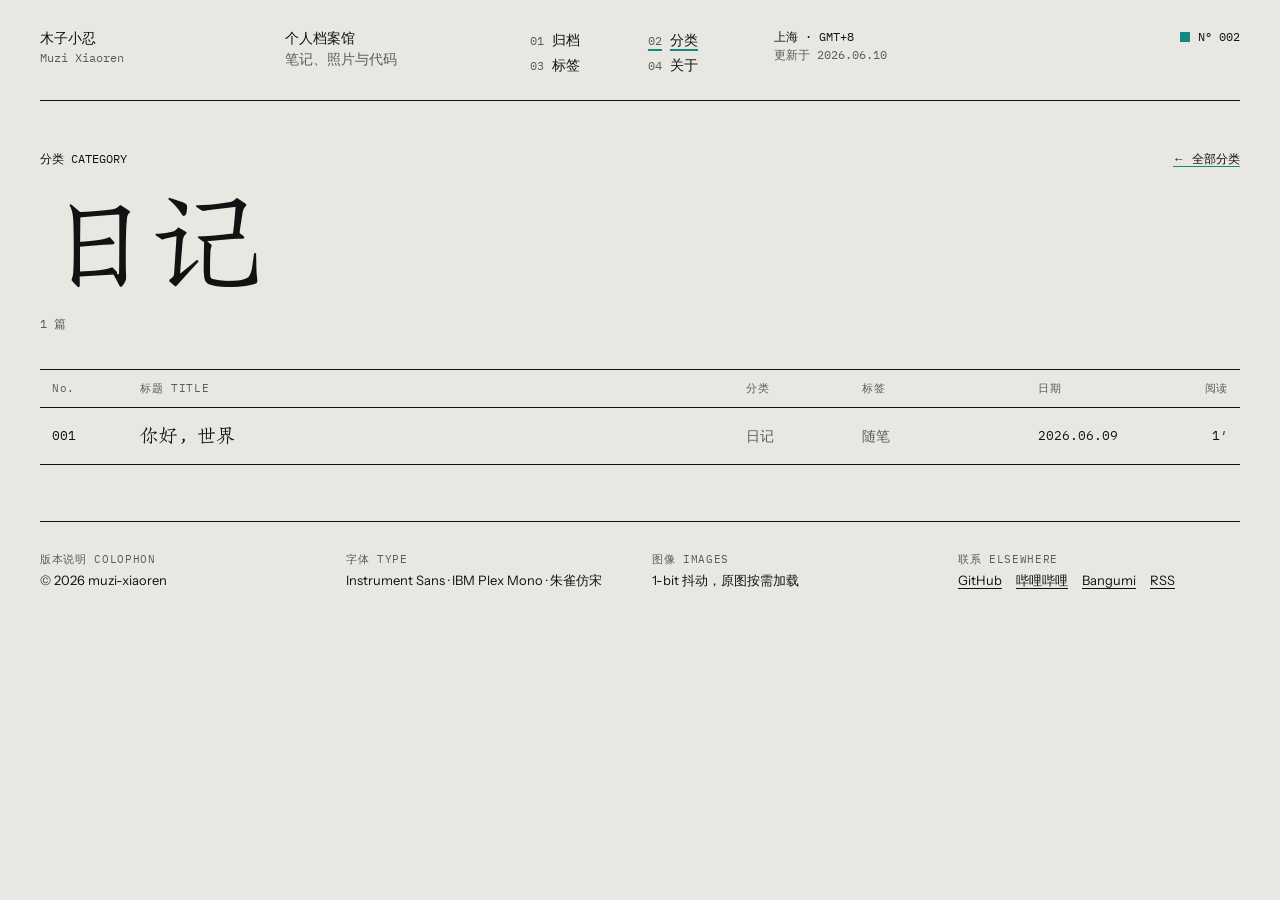
<file: categories/日记/index.html>
<!DOCTYPE html><html lang="zh-CN"><head><meta charset="utf-8"><meta name="viewport" content="width=device-width, initial-scale=1"><title>分类：日记 · 木子小忍的博客</title><meta name="description" content="个人博客 · 技术与生活"><link rel="icon" href="/favicon.svg" type="image/svg+xml"><link rel="alternate" type="application/rss+xml" title="木子小忍的博客" href="/rss.xml"><link rel="canonical" href="https://muzi-xiaoren.github.io/categories/%E6%97%A5%E8%AE%B0/"><link rel="sitemap" href="/sitemap-index.xml"><meta property="og:site_name" content="木子小忍的博客"><meta property="og:locale" content="zh_CN"><meta property="og:type" content="website"><meta property="og:title" content="分类：日记"><meta property="og:description" content="个人博客 · 技术与生活"><meta property="og:url" content="https://muzi-xiaoren.github.io/categories/%E6%97%A5%E8%AE%B0/"><meta name="twitter:card" content="summary"><link rel="stylesheet" href="/_astro/Base.Bm3KP-OP.css"><style>.index[data-astro-cid-l3skjhph]{border-top:1px solid var(--ink);border-bottom:1px solid var(--ink);margin:0;padding:0;list-style:none}.head[data-astro-cid-l3skjhph],.row[data-astro-cid-l3skjhph]{grid-template-columns:72px minmax(0,1fr) 100px 160px 110px 64px;align-items:center;gap:16px;padding:0 12px;display:grid}.head[data-astro-cid-l3skjhph]{border-bottom:1px solid var(--ink);color:var(--mute);letter-spacing:.06em;padding-block:10px;font-size:11px}.row[data-astro-cid-l3skjhph]{min-height:56px;transition:background-color .15s,color .15s;position:relative}li[data-astro-cid-l3skjhph]:not(:last-child)>.row[data-astro-cid-l3skjhph]{border-bottom:1px solid var(--rule)}.row[data-astro-cid-l3skjhph]:hover,.row[data-astro-cid-l3skjhph]:focus-visible{background:var(--ink);color:var(--paper)}.row[data-astro-cid-l3skjhph]:hover .dim[data-astro-cid-l3skjhph],.row[data-astro-cid-l3skjhph]:focus-visible .dim[data-astro-cid-l3skjhph]{color:var(--rule)}.no[data-astro-cid-l3skjhph],.date[data-astro-cid-l3skjhph],.min[data-astro-cid-l3skjhph]{font-size:13px}.title[data-astro-cid-l3skjhph]{font-family:var(--display);padding-block:14px;font-size:19px;font-weight:400;line-height:1.4}.dim[data-astro-cid-l3skjhph]{color:var(--mute);font-size:14px}.end[data-astro-cid-l3skjhph]{text-align:right}.preview[data-astro-cid-l3skjhph]{z-index:2;border:1px solid var(--ink);background:var(--paper);width:168px;color:var(--ink);pointer-events:none;flex-direction:column;gap:6px;padding:8px;font-size:10px;display:none;position:absolute;top:50%;right:230px;transform:translateY(-50%)}.preview[data-astro-cid-l3skjhph] img[data-astro-cid-l3skjhph]{aspect-ratio:3/4;object-fit:cover;width:100%;display:block}.preview[data-astro-cid-l3skjhph] img[data-astro-cid-l3skjhph].contain{object-fit:contain;background:#fff}.row[data-astro-cid-l3skjhph]:hover .preview[data-astro-cid-l3skjhph]{display:flex}@media (width<=720px){.head[data-astro-cid-l3skjhph]{display:none}.row[data-astro-cid-l3skjhph]{grid-template-columns:minmax(0,1fr) auto;grid-template-areas:"no date""title title""cat min";gap:2px 12px;padding-block:14px}.no[data-astro-cid-l3skjhph]{grid-area:no}.date[data-astro-cid-l3skjhph]{grid-area:date}.title[data-astro-cid-l3skjhph]{grid-area:title;padding-block:2px;font-size:18px}.cat[data-astro-cid-l3skjhph]{grid-area:cat}.min[data-astro-cid-l3skjhph]{grid-area:min}.tags[data-astro-cid-l3skjhph],.row[data-astro-cid-l3skjhph]:hover .preview[data-astro-cid-l3skjhph]{display:none}}
.page-head[data-astro-cid-73dgtvns]{border-bottom:1px solid var(--ink);flex-direction:column;gap:18px;padding:48px 0 36px;display:flex}.top[data-astro-cid-73dgtvns]{flex-wrap:wrap;justify-content:space-between;gap:8px 24px;display:flex}.top[data-astro-cid-73dgtvns] a[data-astro-cid-73dgtvns]{text-decoration:underline;text-decoration-color:var(--accent);text-underline-offset:3px}h1[data-astro-cid-73dgtvns]{font-family:var(--display);letter-spacing:-.04em;overflow-wrap:anywhere;margin:0;font-size:clamp(56px,9vw,120px);font-weight:400;line-height:.95}
</style></head><body><div class="page"><header class="site-header" data-astro-cid-nen7h5rs><a class="cell" href="/" data-astro-cid-nen7h5rs><span class="name" data-astro-cid-nen7h5rs>木子小忍</span><span class="mono small mute" data-astro-cid-nen7h5rs>Muzi Xiaoren</span></a><span class="cell" data-astro-cid-nen7h5rs><span data-astro-cid-nen7h5rs>个人档案馆</span><span class="mute" data-astro-cid-nen7h5rs>笔记、照片与代码</span></span><nav class="nav" aria-label="主导航" data-astro-cid-nen7h5rs><a href="/archives/" data-astro-cid-nen7h5rs><span class="mono small mute" data-astro-cid-nen7h5rs>01</span>归档</a><a href="/categories/" aria-current="page" data-astro-cid-nen7h5rs><span class="mono small mute" data-astro-cid-nen7h5rs>02</span>分类</a><a href="/tags/" data-astro-cid-nen7h5rs><span class="mono small mute" data-astro-cid-nen7h5rs>03</span>标签</a><a href="/about/" data-astro-cid-nen7h5rs><span class="mono small mute" data-astro-cid-nen7h5rs>04</span>关于</a></nav><span class="cell mono small" data-astro-cid-nen7h5rs><span data-astro-cid-nen7h5rs>上海 · GMT+8</span><span class="mute" data-astro-cid-nen7h5rs>更新于 2026.06.10</span></span><span class="count mono small" data-astro-cid-nen7h5rs><span class="square" data-astro-cid-nen7h5rs></span>N° 002</span></header><main><section class="page-head" data-astro-cid-73dgtvns><div class="top mono small" data-astro-cid-73dgtvns><span data-astro-cid-73dgtvns>分类 CATEGORY</span><a href="/categories/" data-astro-cid-73dgtvns>← 全部分类</a></div><h1 data-astro-cid-73dgtvns>日记</h1><span class="mono small mute" data-astro-cid-73dgtvns>1 篇</span></section><section class="block"><ol class="index" data-astro-cid-l3skjhph><li class="head mono" aria-hidden="true" data-astro-cid-l3skjhph><span data-astro-cid-l3skjhph>No.</span><span data-astro-cid-l3skjhph>标题 TITLE</span><span data-astro-cid-l3skjhph>分类</span><span data-astro-cid-l3skjhph>标签</span><span data-astro-cid-l3skjhph>日期</span><span class="end" data-astro-cid-l3skjhph>阅读</span></li><li data-astro-cid-l3skjhph><a class="row" href="/2026/06/09/hello-world/" data-astro-cid-l3skjhph><span class="no mono" data-astro-cid-l3skjhph>001</span><span class="title" data-astro-cid-l3skjhph>你好，世界</span><span class="cat dim" data-astro-cid-l3skjhph>日记</span><span class="tags dim" data-astro-cid-l3skjhph>随笔</span><span class="date mono" data-astro-cid-l3skjhph>2026.06.09</span><span class="min mono end" data-astro-cid-l3skjhph>1′</span></a></li></ol></section></main><footer class="site-footer" data-astro-cid-jo6i4kqk><div data-astro-cid-jo6i4kqk><span class="label" data-astro-cid-jo6i4kqk>版本说明 COLOPHON</span><span data-astro-cid-jo6i4kqk>© 2026 muzi-xiaoren</span></div><div data-astro-cid-jo6i4kqk><span class="label" data-astro-cid-jo6i4kqk>字体 TYPE</span><span data-astro-cid-jo6i4kqk>Instrument Sans · IBM Plex Mono · 朱雀仿宋</span></div><div data-astro-cid-jo6i4kqk><span class="label" data-astro-cid-jo6i4kqk>图像 IMAGES</span><span data-astro-cid-jo6i4kqk>1-bit 抖动，原图按需加载</span></div><div data-astro-cid-jo6i4kqk><span class="label" data-astro-cid-jo6i4kqk>联系 ELSEWHERE</span><span class="links" data-astro-cid-jo6i4kqk><a href="https://github.com/muzi-xiaoren" target="_blank" rel="noopener" data-astro-cid-jo6i4kqk>GitHub</a><a href="https://space.bilibili.com/185513864" target="_blank" rel="noopener" data-astro-cid-jo6i4kqk>哔哩哔哩</a><a href="https://bangumi.tv/user/renyeren" target="_blank" rel="noopener" data-astro-cid-jo6i4kqk>Bangumi</a><a href="/rss.xml" data-astro-cid-jo6i4kqk>RSS</a></span></div></footer></div></body></html>
</file>
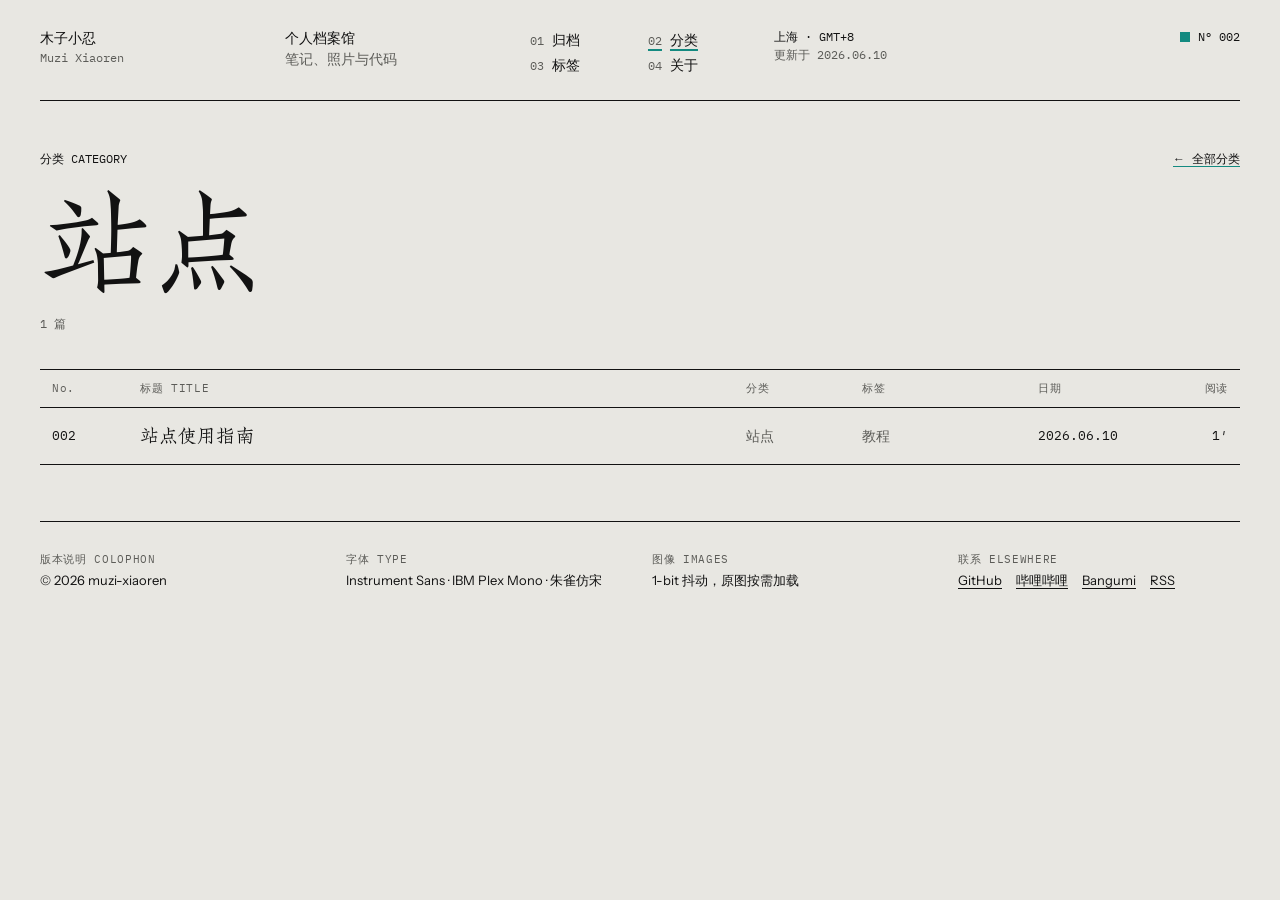
<file: categories/站点/index.html>
<!DOCTYPE html><html lang="zh-CN"><head><meta charset="utf-8"><meta name="viewport" content="width=device-width, initial-scale=1"><title>分类：站点 · 木子小忍的博客</title><meta name="description" content="个人博客 · 技术与生活"><link rel="icon" href="/favicon.svg" type="image/svg+xml"><link rel="alternate" type="application/rss+xml" title="木子小忍的博客" href="/rss.xml"><link rel="canonical" href="https://muzi-xiaoren.github.io/categories/%E7%AB%99%E7%82%B9/"><link rel="sitemap" href="/sitemap-index.xml"><meta property="og:site_name" content="木子小忍的博客"><meta property="og:locale" content="zh_CN"><meta property="og:type" content="website"><meta property="og:title" content="分类：站点"><meta property="og:description" content="个人博客 · 技术与生活"><meta property="og:url" content="https://muzi-xiaoren.github.io/categories/%E7%AB%99%E7%82%B9/"><meta name="twitter:card" content="summary"><link rel="stylesheet" href="/_astro/Base.Bm3KP-OP.css"><style>.index[data-astro-cid-l3skjhph]{border-top:1px solid var(--ink);border-bottom:1px solid var(--ink);margin:0;padding:0;list-style:none}.head[data-astro-cid-l3skjhph],.row[data-astro-cid-l3skjhph]{grid-template-columns:72px minmax(0,1fr) 100px 160px 110px 64px;align-items:center;gap:16px;padding:0 12px;display:grid}.head[data-astro-cid-l3skjhph]{border-bottom:1px solid var(--ink);color:var(--mute);letter-spacing:.06em;padding-block:10px;font-size:11px}.row[data-astro-cid-l3skjhph]{min-height:56px;transition:background-color .15s,color .15s;position:relative}li[data-astro-cid-l3skjhph]:not(:last-child)>.row[data-astro-cid-l3skjhph]{border-bottom:1px solid var(--rule)}.row[data-astro-cid-l3skjhph]:hover,.row[data-astro-cid-l3skjhph]:focus-visible{background:var(--ink);color:var(--paper)}.row[data-astro-cid-l3skjhph]:hover .dim[data-astro-cid-l3skjhph],.row[data-astro-cid-l3skjhph]:focus-visible .dim[data-astro-cid-l3skjhph]{color:var(--rule)}.no[data-astro-cid-l3skjhph],.date[data-astro-cid-l3skjhph],.min[data-astro-cid-l3skjhph]{font-size:13px}.title[data-astro-cid-l3skjhph]{font-family:var(--display);padding-block:14px;font-size:19px;font-weight:400;line-height:1.4}.dim[data-astro-cid-l3skjhph]{color:var(--mute);font-size:14px}.end[data-astro-cid-l3skjhph]{text-align:right}.preview[data-astro-cid-l3skjhph]{z-index:2;border:1px solid var(--ink);background:var(--paper);width:168px;color:var(--ink);pointer-events:none;flex-direction:column;gap:6px;padding:8px;font-size:10px;display:none;position:absolute;top:50%;right:230px;transform:translateY(-50%)}.preview[data-astro-cid-l3skjhph] img[data-astro-cid-l3skjhph]{aspect-ratio:3/4;object-fit:cover;width:100%;display:block}.preview[data-astro-cid-l3skjhph] img[data-astro-cid-l3skjhph].contain{object-fit:contain;background:#fff}.row[data-astro-cid-l3skjhph]:hover .preview[data-astro-cid-l3skjhph]{display:flex}@media (width<=720px){.head[data-astro-cid-l3skjhph]{display:none}.row[data-astro-cid-l3skjhph]{grid-template-columns:minmax(0,1fr) auto;grid-template-areas:"no date""title title""cat min";gap:2px 12px;padding-block:14px}.no[data-astro-cid-l3skjhph]{grid-area:no}.date[data-astro-cid-l3skjhph]{grid-area:date}.title[data-astro-cid-l3skjhph]{grid-area:title;padding-block:2px;font-size:18px}.cat[data-astro-cid-l3skjhph]{grid-area:cat}.min[data-astro-cid-l3skjhph]{grid-area:min}.tags[data-astro-cid-l3skjhph],.row[data-astro-cid-l3skjhph]:hover .preview[data-astro-cid-l3skjhph]{display:none}}
.page-head[data-astro-cid-73dgtvns]{border-bottom:1px solid var(--ink);flex-direction:column;gap:18px;padding:48px 0 36px;display:flex}.top[data-astro-cid-73dgtvns]{flex-wrap:wrap;justify-content:space-between;gap:8px 24px;display:flex}.top[data-astro-cid-73dgtvns] a[data-astro-cid-73dgtvns]{text-decoration:underline;text-decoration-color:var(--accent);text-underline-offset:3px}h1[data-astro-cid-73dgtvns]{font-family:var(--display);letter-spacing:-.04em;overflow-wrap:anywhere;margin:0;font-size:clamp(56px,9vw,120px);font-weight:400;line-height:.95}
</style></head><body><div class="page"><header class="site-header" data-astro-cid-nen7h5rs><a class="cell" href="/" data-astro-cid-nen7h5rs><span class="name" data-astro-cid-nen7h5rs>木子小忍</span><span class="mono small mute" data-astro-cid-nen7h5rs>Muzi Xiaoren</span></a><span class="cell" data-astro-cid-nen7h5rs><span data-astro-cid-nen7h5rs>个人档案馆</span><span class="mute" data-astro-cid-nen7h5rs>笔记、照片与代码</span></span><nav class="nav" aria-label="主导航" data-astro-cid-nen7h5rs><a href="/archives/" data-astro-cid-nen7h5rs><span class="mono small mute" data-astro-cid-nen7h5rs>01</span>归档</a><a href="/categories/" aria-current="page" data-astro-cid-nen7h5rs><span class="mono small mute" data-astro-cid-nen7h5rs>02</span>分类</a><a href="/tags/" data-astro-cid-nen7h5rs><span class="mono small mute" data-astro-cid-nen7h5rs>03</span>标签</a><a href="/about/" data-astro-cid-nen7h5rs><span class="mono small mute" data-astro-cid-nen7h5rs>04</span>关于</a></nav><span class="cell mono small" data-astro-cid-nen7h5rs><span data-astro-cid-nen7h5rs>上海 · GMT+8</span><span class="mute" data-astro-cid-nen7h5rs>更新于 2026.06.10</span></span><span class="count mono small" data-astro-cid-nen7h5rs><span class="square" data-astro-cid-nen7h5rs></span>N° 002</span></header><main><section class="page-head" data-astro-cid-73dgtvns><div class="top mono small" data-astro-cid-73dgtvns><span data-astro-cid-73dgtvns>分类 CATEGORY</span><a href="/categories/" data-astro-cid-73dgtvns>← 全部分类</a></div><h1 data-astro-cid-73dgtvns>站点</h1><span class="mono small mute" data-astro-cid-73dgtvns>1 篇</span></section><section class="block"><ol class="index" data-astro-cid-l3skjhph><li class="head mono" aria-hidden="true" data-astro-cid-l3skjhph><span data-astro-cid-l3skjhph>No.</span><span data-astro-cid-l3skjhph>标题 TITLE</span><span data-astro-cid-l3skjhph>分类</span><span data-astro-cid-l3skjhph>标签</span><span data-astro-cid-l3skjhph>日期</span><span class="end" data-astro-cid-l3skjhph>阅读</span></li><li data-astro-cid-l3skjhph><a class="row" href="/2026/06/10/pinwall-guide/" data-astro-cid-l3skjhph><span class="no mono" data-astro-cid-l3skjhph>002</span><span class="title" data-astro-cid-l3skjhph>站点使用指南</span><span class="cat dim" data-astro-cid-l3skjhph>站点</span><span class="tags dim" data-astro-cid-l3skjhph>教程</span><span class="date mono" data-astro-cid-l3skjhph>2026.06.10</span><span class="min mono end" data-astro-cid-l3skjhph>1′</span><span class="preview" aria-hidden="true" data-astro-cid-l3skjhph><img class="contain" src="/img/derived/background/photo_2026-04-04_11-45-15.webp" alt="" loading="lazy" decoding="async" data-astro-cid-l3skjhph><span class="mono" data-astro-cid-l3skjhph>PREVIEW · No.002</span></span></a></li></ol></section></main><footer class="site-footer" data-astro-cid-jo6i4kqk><div data-astro-cid-jo6i4kqk><span class="label" data-astro-cid-jo6i4kqk>版本说明 COLOPHON</span><span data-astro-cid-jo6i4kqk>© 2026 muzi-xiaoren</span></div><div data-astro-cid-jo6i4kqk><span class="label" data-astro-cid-jo6i4kqk>字体 TYPE</span><span data-astro-cid-jo6i4kqk>Instrument Sans · IBM Plex Mono · 朱雀仿宋</span></div><div data-astro-cid-jo6i4kqk><span class="label" data-astro-cid-jo6i4kqk>图像 IMAGES</span><span data-astro-cid-jo6i4kqk>1-bit 抖动，原图按需加载</span></div><div data-astro-cid-jo6i4kqk><span class="label" data-astro-cid-jo6i4kqk>联系 ELSEWHERE</span><span class="links" data-astro-cid-jo6i4kqk><a href="https://github.com/muzi-xiaoren" target="_blank" rel="noopener" data-astro-cid-jo6i4kqk>GitHub</a><a href="https://space.bilibili.com/185513864" target="_blank" rel="noopener" data-astro-cid-jo6i4kqk>哔哩哔哩</a><a href="https://bangumi.tv/user/renyeren" target="_blank" rel="noopener" data-astro-cid-jo6i4kqk>Bangumi</a><a href="/rss.xml" data-astro-cid-jo6i4kqk>RSS</a></span></div></footer></div></body></html>
</file>
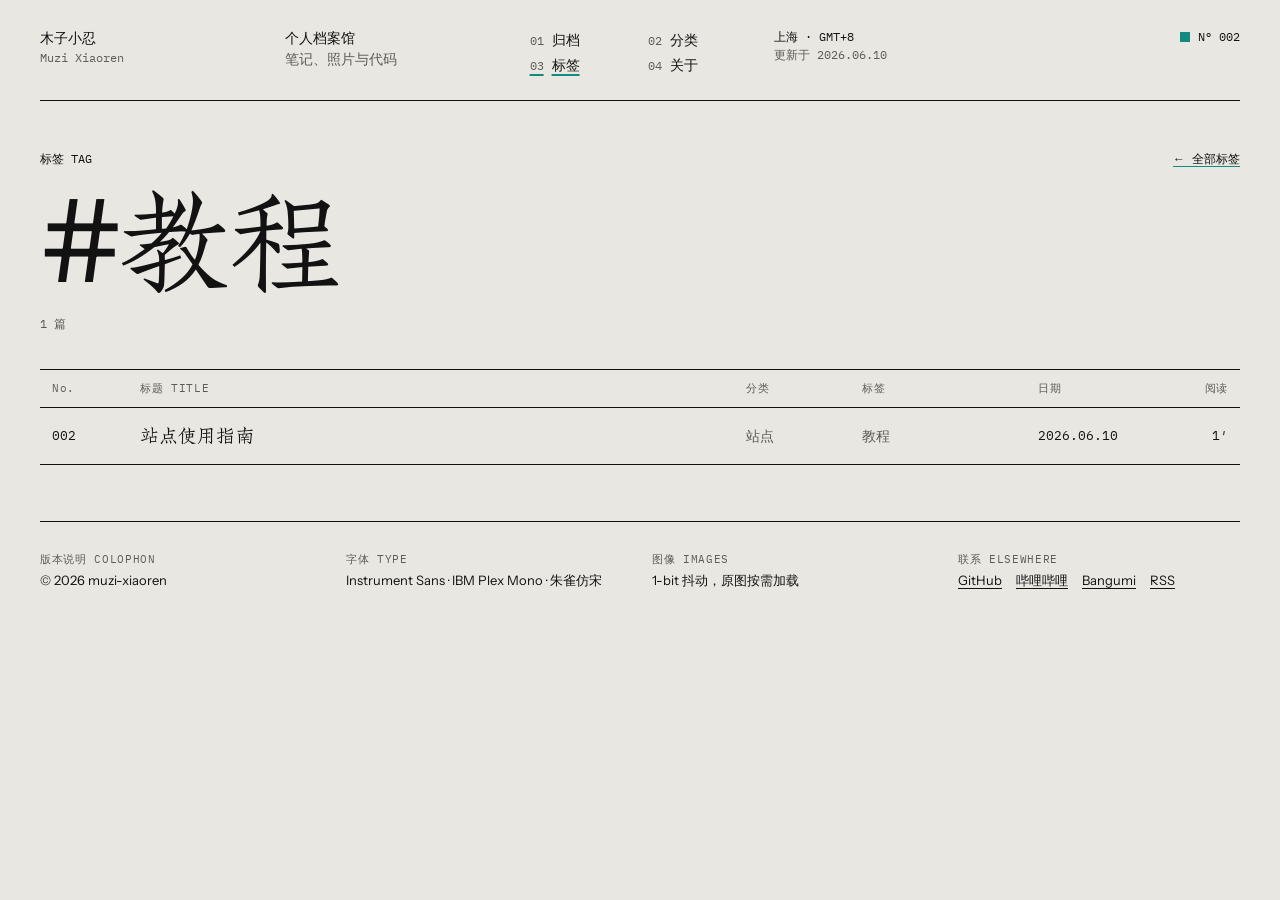
<file: tags/教程/index.html>
<!DOCTYPE html><html lang="zh-CN"><head><meta charset="utf-8"><meta name="viewport" content="width=device-width, initial-scale=1"><title>标签：教程 · 木子小忍的博客</title><meta name="description" content="个人博客 · 技术与生活"><link rel="icon" href="/favicon.svg" type="image/svg+xml"><link rel="alternate" type="application/rss+xml" title="木子小忍的博客" href="/rss.xml"><link rel="canonical" href="https://muzi-xiaoren.github.io/tags/%E6%95%99%E7%A8%8B/"><link rel="sitemap" href="/sitemap-index.xml"><meta property="og:site_name" content="木子小忍的博客"><meta property="og:locale" content="zh_CN"><meta property="og:type" content="website"><meta property="og:title" content="标签：教程"><meta property="og:description" content="个人博客 · 技术与生活"><meta property="og:url" content="https://muzi-xiaoren.github.io/tags/%E6%95%99%E7%A8%8B/"><meta name="twitter:card" content="summary"><link rel="stylesheet" href="/_astro/Base.Bm3KP-OP.css"><style>.index[data-astro-cid-l3skjhph]{border-top:1px solid var(--ink);border-bottom:1px solid var(--ink);margin:0;padding:0;list-style:none}.head[data-astro-cid-l3skjhph],.row[data-astro-cid-l3skjhph]{grid-template-columns:72px minmax(0,1fr) 100px 160px 110px 64px;align-items:center;gap:16px;padding:0 12px;display:grid}.head[data-astro-cid-l3skjhph]{border-bottom:1px solid var(--ink);color:var(--mute);letter-spacing:.06em;padding-block:10px;font-size:11px}.row[data-astro-cid-l3skjhph]{min-height:56px;transition:background-color .15s,color .15s;position:relative}li[data-astro-cid-l3skjhph]:not(:last-child)>.row[data-astro-cid-l3skjhph]{border-bottom:1px solid var(--rule)}.row[data-astro-cid-l3skjhph]:hover,.row[data-astro-cid-l3skjhph]:focus-visible{background:var(--ink);color:var(--paper)}.row[data-astro-cid-l3skjhph]:hover .dim[data-astro-cid-l3skjhph],.row[data-astro-cid-l3skjhph]:focus-visible .dim[data-astro-cid-l3skjhph]{color:var(--rule)}.no[data-astro-cid-l3skjhph],.date[data-astro-cid-l3skjhph],.min[data-astro-cid-l3skjhph]{font-size:13px}.title[data-astro-cid-l3skjhph]{font-family:var(--display);padding-block:14px;font-size:19px;font-weight:400;line-height:1.4}.dim[data-astro-cid-l3skjhph]{color:var(--mute);font-size:14px}.end[data-astro-cid-l3skjhph]{text-align:right}.preview[data-astro-cid-l3skjhph]{z-index:2;border:1px solid var(--ink);background:var(--paper);width:168px;color:var(--ink);pointer-events:none;flex-direction:column;gap:6px;padding:8px;font-size:10px;display:none;position:absolute;top:50%;right:230px;transform:translateY(-50%)}.preview[data-astro-cid-l3skjhph] img[data-astro-cid-l3skjhph]{aspect-ratio:3/4;object-fit:cover;width:100%;display:block}.preview[data-astro-cid-l3skjhph] img[data-astro-cid-l3skjhph].contain{object-fit:contain;background:#fff}.row[data-astro-cid-l3skjhph]:hover .preview[data-astro-cid-l3skjhph]{display:flex}@media (width<=720px){.head[data-astro-cid-l3skjhph]{display:none}.row[data-astro-cid-l3skjhph]{grid-template-columns:minmax(0,1fr) auto;grid-template-areas:"no date""title title""cat min";gap:2px 12px;padding-block:14px}.no[data-astro-cid-l3skjhph]{grid-area:no}.date[data-astro-cid-l3skjhph]{grid-area:date}.title[data-astro-cid-l3skjhph]{grid-area:title;padding-block:2px;font-size:18px}.cat[data-astro-cid-l3skjhph]{grid-area:cat}.min[data-astro-cid-l3skjhph]{grid-area:min}.tags[data-astro-cid-l3skjhph],.row[data-astro-cid-l3skjhph]:hover .preview[data-astro-cid-l3skjhph]{display:none}}
.page-head[data-astro-cid-73dgtvns]{border-bottom:1px solid var(--ink);flex-direction:column;gap:18px;padding:48px 0 36px;display:flex}.top[data-astro-cid-73dgtvns]{flex-wrap:wrap;justify-content:space-between;gap:8px 24px;display:flex}.top[data-astro-cid-73dgtvns] a[data-astro-cid-73dgtvns]{text-decoration:underline;text-decoration-color:var(--accent);text-underline-offset:3px}h1[data-astro-cid-73dgtvns]{font-family:var(--display);letter-spacing:-.04em;overflow-wrap:anywhere;margin:0;font-size:clamp(56px,9vw,120px);font-weight:400;line-height:.95}
</style></head><body><div class="page"><header class="site-header" data-astro-cid-nen7h5rs><a class="cell" href="/" data-astro-cid-nen7h5rs><span class="name" data-astro-cid-nen7h5rs>木子小忍</span><span class="mono small mute" data-astro-cid-nen7h5rs>Muzi Xiaoren</span></a><span class="cell" data-astro-cid-nen7h5rs><span data-astro-cid-nen7h5rs>个人档案馆</span><span class="mute" data-astro-cid-nen7h5rs>笔记、照片与代码</span></span><nav class="nav" aria-label="主导航" data-astro-cid-nen7h5rs><a href="/archives/" data-astro-cid-nen7h5rs><span class="mono small mute" data-astro-cid-nen7h5rs>01</span>归档</a><a href="/categories/" data-astro-cid-nen7h5rs><span class="mono small mute" data-astro-cid-nen7h5rs>02</span>分类</a><a href="/tags/" aria-current="page" data-astro-cid-nen7h5rs><span class="mono small mute" data-astro-cid-nen7h5rs>03</span>标签</a><a href="/about/" data-astro-cid-nen7h5rs><span class="mono small mute" data-astro-cid-nen7h5rs>04</span>关于</a></nav><span class="cell mono small" data-astro-cid-nen7h5rs><span data-astro-cid-nen7h5rs>上海 · GMT+8</span><span class="mute" data-astro-cid-nen7h5rs>更新于 2026.06.10</span></span><span class="count mono small" data-astro-cid-nen7h5rs><span class="square" data-astro-cid-nen7h5rs></span>N° 002</span></header><main><section class="page-head" data-astro-cid-73dgtvns><div class="top mono small" data-astro-cid-73dgtvns><span data-astro-cid-73dgtvns>标签 TAG</span><a href="/tags/" data-astro-cid-73dgtvns>← 全部标签</a></div><h1 data-astro-cid-73dgtvns>#教程</h1><span class="mono small mute" data-astro-cid-73dgtvns>1 篇</span></section><section class="block"><ol class="index" data-astro-cid-l3skjhph><li class="head mono" aria-hidden="true" data-astro-cid-l3skjhph><span data-astro-cid-l3skjhph>No.</span><span data-astro-cid-l3skjhph>标题 TITLE</span><span data-astro-cid-l3skjhph>分类</span><span data-astro-cid-l3skjhph>标签</span><span data-astro-cid-l3skjhph>日期</span><span class="end" data-astro-cid-l3skjhph>阅读</span></li><li data-astro-cid-l3skjhph><a class="row" href="/2026/06/10/pinwall-guide/" data-astro-cid-l3skjhph><span class="no mono" data-astro-cid-l3skjhph>002</span><span class="title" data-astro-cid-l3skjhph>站点使用指南</span><span class="cat dim" data-astro-cid-l3skjhph>站点</span><span class="tags dim" data-astro-cid-l3skjhph>教程</span><span class="date mono" data-astro-cid-l3skjhph>2026.06.10</span><span class="min mono end" data-astro-cid-l3skjhph>1′</span><span class="preview" aria-hidden="true" data-astro-cid-l3skjhph><img class="contain" src="/img/derived/background/photo_2026-04-04_11-45-15.webp" alt="" loading="lazy" decoding="async" data-astro-cid-l3skjhph><span class="mono" data-astro-cid-l3skjhph>PREVIEW · No.002</span></span></a></li></ol></section></main><footer class="site-footer" data-astro-cid-jo6i4kqk><div data-astro-cid-jo6i4kqk><span class="label" data-astro-cid-jo6i4kqk>版本说明 COLOPHON</span><span data-astro-cid-jo6i4kqk>© 2026 muzi-xiaoren</span></div><div data-astro-cid-jo6i4kqk><span class="label" data-astro-cid-jo6i4kqk>字体 TYPE</span><span data-astro-cid-jo6i4kqk>Instrument Sans · IBM Plex Mono · 朱雀仿宋</span></div><div data-astro-cid-jo6i4kqk><span class="label" data-astro-cid-jo6i4kqk>图像 IMAGES</span><span data-astro-cid-jo6i4kqk>1-bit 抖动，原图按需加载</span></div><div data-astro-cid-jo6i4kqk><span class="label" data-astro-cid-jo6i4kqk>联系 ELSEWHERE</span><span class="links" data-astro-cid-jo6i4kqk><a href="https://github.com/muzi-xiaoren" target="_blank" rel="noopener" data-astro-cid-jo6i4kqk>GitHub</a><a href="https://space.bilibili.com/185513864" target="_blank" rel="noopener" data-astro-cid-jo6i4kqk>哔哩哔哩</a><a href="https://bangumi.tv/user/renyeren" target="_blank" rel="noopener" data-astro-cid-jo6i4kqk>Bangumi</a><a href="/rss.xml" data-astro-cid-jo6i4kqk>RSS</a></span></div></footer></div></body></html>
</file>
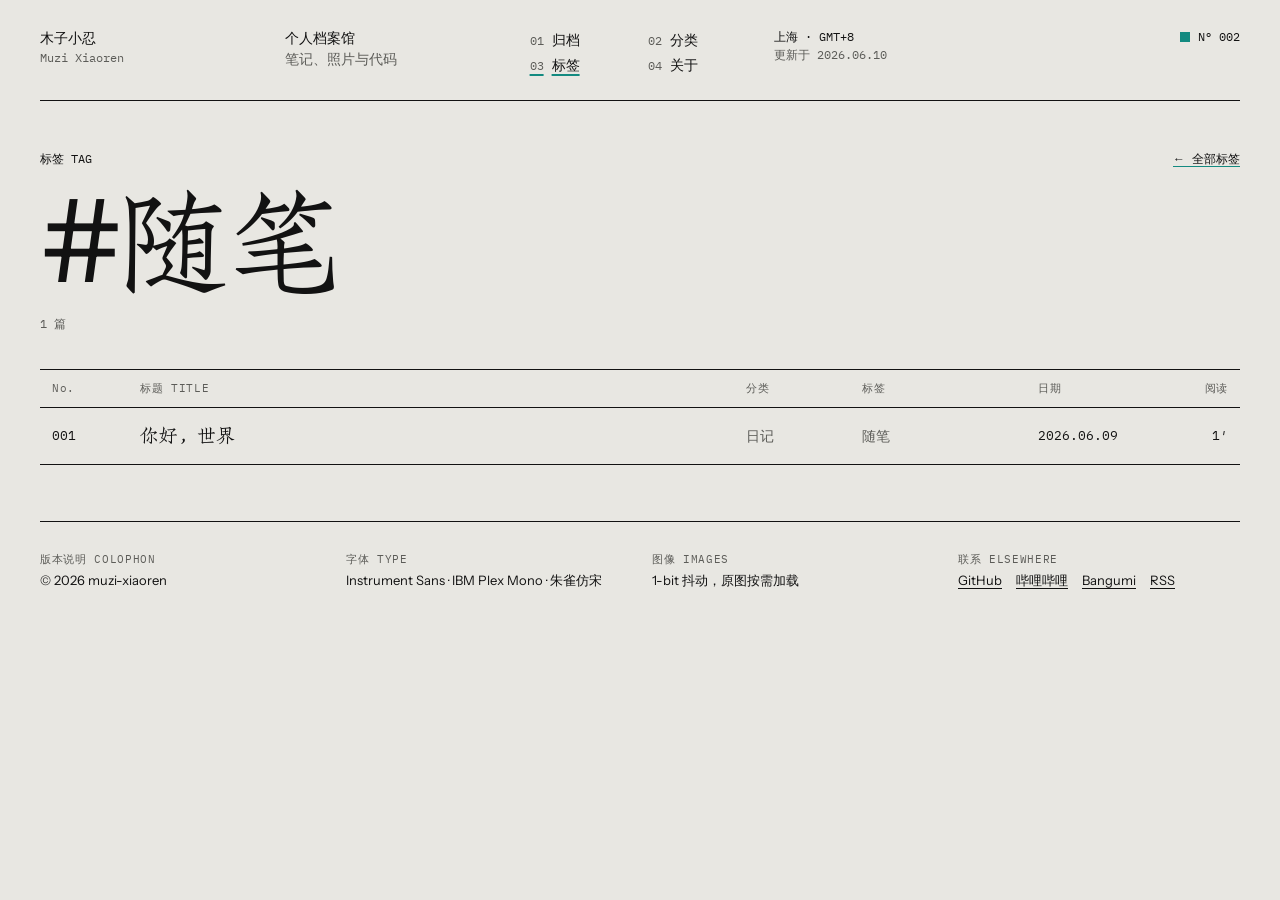
<file: tags/随笔/index.html>
<!DOCTYPE html><html lang="zh-CN"><head><meta charset="utf-8"><meta name="viewport" content="width=device-width, initial-scale=1"><title>标签：随笔 · 木子小忍的博客</title><meta name="description" content="个人博客 · 技术与生活"><link rel="icon" href="/favicon.svg" type="image/svg+xml"><link rel="alternate" type="application/rss+xml" title="木子小忍的博客" href="/rss.xml"><link rel="canonical" href="https://muzi-xiaoren.github.io/tags/%E9%9A%8F%E7%AC%94/"><link rel="sitemap" href="/sitemap-index.xml"><meta property="og:site_name" content="木子小忍的博客"><meta property="og:locale" content="zh_CN"><meta property="og:type" content="website"><meta property="og:title" content="标签：随笔"><meta property="og:description" content="个人博客 · 技术与生活"><meta property="og:url" content="https://muzi-xiaoren.github.io/tags/%E9%9A%8F%E7%AC%94/"><meta name="twitter:card" content="summary"><link rel="stylesheet" href="/_astro/Base.Bm3KP-OP.css"><style>.index[data-astro-cid-l3skjhph]{border-top:1px solid var(--ink);border-bottom:1px solid var(--ink);margin:0;padding:0;list-style:none}.head[data-astro-cid-l3skjhph],.row[data-astro-cid-l3skjhph]{grid-template-columns:72px minmax(0,1fr) 100px 160px 110px 64px;align-items:center;gap:16px;padding:0 12px;display:grid}.head[data-astro-cid-l3skjhph]{border-bottom:1px solid var(--ink);color:var(--mute);letter-spacing:.06em;padding-block:10px;font-size:11px}.row[data-astro-cid-l3skjhph]{min-height:56px;transition:background-color .15s,color .15s;position:relative}li[data-astro-cid-l3skjhph]:not(:last-child)>.row[data-astro-cid-l3skjhph]{border-bottom:1px solid var(--rule)}.row[data-astro-cid-l3skjhph]:hover,.row[data-astro-cid-l3skjhph]:focus-visible{background:var(--ink);color:var(--paper)}.row[data-astro-cid-l3skjhph]:hover .dim[data-astro-cid-l3skjhph],.row[data-astro-cid-l3skjhph]:focus-visible .dim[data-astro-cid-l3skjhph]{color:var(--rule)}.no[data-astro-cid-l3skjhph],.date[data-astro-cid-l3skjhph],.min[data-astro-cid-l3skjhph]{font-size:13px}.title[data-astro-cid-l3skjhph]{font-family:var(--display);padding-block:14px;font-size:19px;font-weight:400;line-height:1.4}.dim[data-astro-cid-l3skjhph]{color:var(--mute);font-size:14px}.end[data-astro-cid-l3skjhph]{text-align:right}.preview[data-astro-cid-l3skjhph]{z-index:2;border:1px solid var(--ink);background:var(--paper);width:168px;color:var(--ink);pointer-events:none;flex-direction:column;gap:6px;padding:8px;font-size:10px;display:none;position:absolute;top:50%;right:230px;transform:translateY(-50%)}.preview[data-astro-cid-l3skjhph] img[data-astro-cid-l3skjhph]{aspect-ratio:3/4;object-fit:cover;width:100%;display:block}.preview[data-astro-cid-l3skjhph] img[data-astro-cid-l3skjhph].contain{object-fit:contain;background:#fff}.row[data-astro-cid-l3skjhph]:hover .preview[data-astro-cid-l3skjhph]{display:flex}@media (width<=720px){.head[data-astro-cid-l3skjhph]{display:none}.row[data-astro-cid-l3skjhph]{grid-template-columns:minmax(0,1fr) auto;grid-template-areas:"no date""title title""cat min";gap:2px 12px;padding-block:14px}.no[data-astro-cid-l3skjhph]{grid-area:no}.date[data-astro-cid-l3skjhph]{grid-area:date}.title[data-astro-cid-l3skjhph]{grid-area:title;padding-block:2px;font-size:18px}.cat[data-astro-cid-l3skjhph]{grid-area:cat}.min[data-astro-cid-l3skjhph]{grid-area:min}.tags[data-astro-cid-l3skjhph],.row[data-astro-cid-l3skjhph]:hover .preview[data-astro-cid-l3skjhph]{display:none}}
.page-head[data-astro-cid-73dgtvns]{border-bottom:1px solid var(--ink);flex-direction:column;gap:18px;padding:48px 0 36px;display:flex}.top[data-astro-cid-73dgtvns]{flex-wrap:wrap;justify-content:space-between;gap:8px 24px;display:flex}.top[data-astro-cid-73dgtvns] a[data-astro-cid-73dgtvns]{text-decoration:underline;text-decoration-color:var(--accent);text-underline-offset:3px}h1[data-astro-cid-73dgtvns]{font-family:var(--display);letter-spacing:-.04em;overflow-wrap:anywhere;margin:0;font-size:clamp(56px,9vw,120px);font-weight:400;line-height:.95}
</style></head><body><div class="page"><header class="site-header" data-astro-cid-nen7h5rs><a class="cell" href="/" data-astro-cid-nen7h5rs><span class="name" data-astro-cid-nen7h5rs>木子小忍</span><span class="mono small mute" data-astro-cid-nen7h5rs>Muzi Xiaoren</span></a><span class="cell" data-astro-cid-nen7h5rs><span data-astro-cid-nen7h5rs>个人档案馆</span><span class="mute" data-astro-cid-nen7h5rs>笔记、照片与代码</span></span><nav class="nav" aria-label="主导航" data-astro-cid-nen7h5rs><a href="/archives/" data-astro-cid-nen7h5rs><span class="mono small mute" data-astro-cid-nen7h5rs>01</span>归档</a><a href="/categories/" data-astro-cid-nen7h5rs><span class="mono small mute" data-astro-cid-nen7h5rs>02</span>分类</a><a href="/tags/" aria-current="page" data-astro-cid-nen7h5rs><span class="mono small mute" data-astro-cid-nen7h5rs>03</span>标签</a><a href="/about/" data-astro-cid-nen7h5rs><span class="mono small mute" data-astro-cid-nen7h5rs>04</span>关于</a></nav><span class="cell mono small" data-astro-cid-nen7h5rs><span data-astro-cid-nen7h5rs>上海 · GMT+8</span><span class="mute" data-astro-cid-nen7h5rs>更新于 2026.06.10</span></span><span class="count mono small" data-astro-cid-nen7h5rs><span class="square" data-astro-cid-nen7h5rs></span>N° 002</span></header><main><section class="page-head" data-astro-cid-73dgtvns><div class="top mono small" data-astro-cid-73dgtvns><span data-astro-cid-73dgtvns>标签 TAG</span><a href="/tags/" data-astro-cid-73dgtvns>← 全部标签</a></div><h1 data-astro-cid-73dgtvns>#随笔</h1><span class="mono small mute" data-astro-cid-73dgtvns>1 篇</span></section><section class="block"><ol class="index" data-astro-cid-l3skjhph><li class="head mono" aria-hidden="true" data-astro-cid-l3skjhph><span data-astro-cid-l3skjhph>No.</span><span data-astro-cid-l3skjhph>标题 TITLE</span><span data-astro-cid-l3skjhph>分类</span><span data-astro-cid-l3skjhph>标签</span><span data-astro-cid-l3skjhph>日期</span><span class="end" data-astro-cid-l3skjhph>阅读</span></li><li data-astro-cid-l3skjhph><a class="row" href="/2026/06/09/hello-world/" data-astro-cid-l3skjhph><span class="no mono" data-astro-cid-l3skjhph>001</span><span class="title" data-astro-cid-l3skjhph>你好，世界</span><span class="cat dim" data-astro-cid-l3skjhph>日记</span><span class="tags dim" data-astro-cid-l3skjhph>随笔</span><span class="date mono" data-astro-cid-l3skjhph>2026.06.09</span><span class="min mono end" data-astro-cid-l3skjhph>1′</span></a></li></ol></section></main><footer class="site-footer" data-astro-cid-jo6i4kqk><div data-astro-cid-jo6i4kqk><span class="label" data-astro-cid-jo6i4kqk>版本说明 COLOPHON</span><span data-astro-cid-jo6i4kqk>© 2026 muzi-xiaoren</span></div><div data-astro-cid-jo6i4kqk><span class="label" data-astro-cid-jo6i4kqk>字体 TYPE</span><span data-astro-cid-jo6i4kqk>Instrument Sans · IBM Plex Mono · 朱雀仿宋</span></div><div data-astro-cid-jo6i4kqk><span class="label" data-astro-cid-jo6i4kqk>图像 IMAGES</span><span data-astro-cid-jo6i4kqk>1-bit 抖动，原图按需加载</span></div><div data-astro-cid-jo6i4kqk><span class="label" data-astro-cid-jo6i4kqk>联系 ELSEWHERE</span><span class="links" data-astro-cid-jo6i4kqk><a href="https://github.com/muzi-xiaoren" target="_blank" rel="noopener" data-astro-cid-jo6i4kqk>GitHub</a><a href="https://space.bilibili.com/185513864" target="_blank" rel="noopener" data-astro-cid-jo6i4kqk>哔哩哔哩</a><a href="https://bangumi.tv/user/renyeren" target="_blank" rel="noopener" data-astro-cid-jo6i4kqk>Bangumi</a><a href="/rss.xml" data-astro-cid-jo6i4kqk>RSS</a></span></div></footer></div></body></html>
</file>
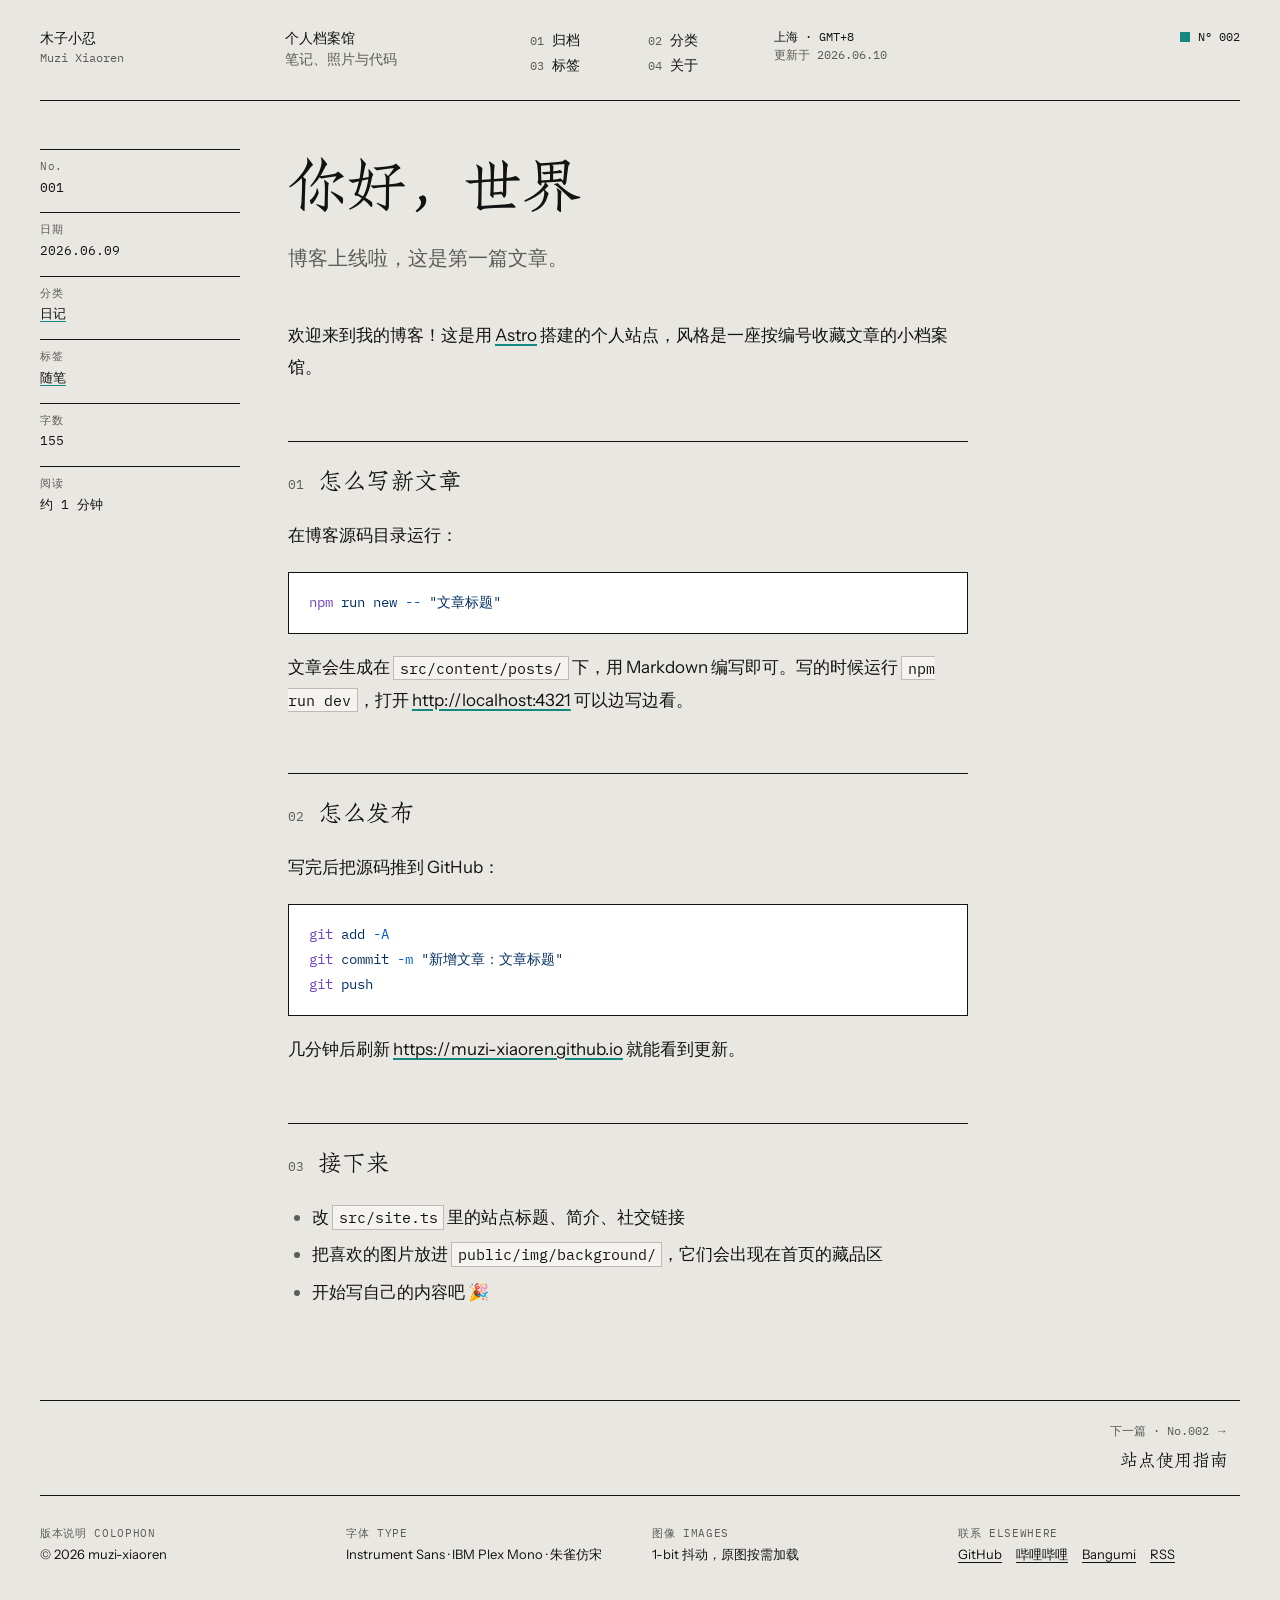
<file: 2026/06/09/hello-world/index.html>
<!DOCTYPE html><html lang="zh-CN"><head><meta charset="utf-8"><meta name="viewport" content="width=device-width, initial-scale=1"><title>你好，世界 · 木子小忍的博客</title><meta name="description" content="博客上线啦，这是第一篇文章。"><link rel="icon" href="/favicon.svg" type="image/svg+xml"><link rel="alternate" type="application/rss+xml" title="木子小忍的博客" href="/rss.xml"><link rel="canonical" href="https://muzi-xiaoren.github.io/2026/06/09/hello-world/"><link rel="sitemap" href="/sitemap-index.xml"><meta property="og:site_name" content="木子小忍的博客"><meta property="og:locale" content="zh_CN"><meta property="og:type" content="article"><meta property="og:title" content="你好，世界"><meta property="og:description" content="博客上线啦，这是第一篇文章。"><meta property="og:url" content="https://muzi-xiaoren.github.io/2026/06/09/hello-world/"><meta property="article:published_time" content="2026-06-09T04:00:00.000Z"><meta name="twitter:card" content="summary"><link rel="stylesheet" href="/_astro/Base.Bm3KP-OP.css"><style>.post[data-astro-cid-yuursof3]{grid-template-columns:minmax(0,200px) minmax(0,1fr);gap:32px 48px;padding:48px 0 72px;display:grid}.meta[data-astro-cid-yuursof3] dl[data-astro-cid-yuursof3]{font-family:var(--mono);flex-direction:column;gap:14px;margin:0;display:flex;position:sticky;top:24px}.meta[data-astro-cid-yuursof3] div[data-astro-cid-yuursof3]{border-top:1px solid var(--ink);flex-direction:column;gap:2px;padding-top:8px;display:flex}.meta[data-astro-cid-yuursof3] dt[data-astro-cid-yuursof3]{color:var(--mute);letter-spacing:.06em;font-size:11px}.meta[data-astro-cid-yuursof3] dd[data-astro-cid-yuursof3]{flex-wrap:wrap;gap:4px 10px;margin:0;font-size:13px;display:flex}.meta[data-astro-cid-yuursof3] a[data-astro-cid-yuursof3]{text-decoration:underline;text-decoration-color:var(--accent);text-underline-offset:3px}.main[data-astro-cid-yuursof3]{min-width:0}h1[data-astro-cid-yuursof3]{max-width:18em;font-family:var(--display);letter-spacing:-.02em;text-wrap:balance;margin:0;font-size:clamp(34px,5vw,60px);font-weight:400;line-height:1.2}.lede[data-astro-cid-yuursof3]{max-width:34em;color:var(--mute);margin:20px 0 0;font-size:20px;line-height:1.7}.cover[data-astro-cid-yuursof3]{max-width:900px;margin:36px 0 0}.cover[data-astro-cid-yuursof3] img[data-astro-cid-yuursof3]{border:1px solid var(--ink);width:100%;height:auto;display:block}.cover[data-astro-cid-yuursof3] img[data-astro-cid-yuursof3].contain{background:#fff}.cover[data-astro-cid-yuursof3] figcaption[data-astro-cid-yuursof3]{color:var(--mute);margin-top:8px;font-size:11px}.prose[data-astro-cid-yuursof3]{margin-top:44px}.post-nav[data-astro-cid-yuursof3]{border-top:1px solid var(--ink);grid-template-columns:repeat(auto-fit,minmax(min(300px,100%),1fr));display:grid}.post-nav[data-astro-cid-yuursof3] a[data-astro-cid-yuursof3]{flex-direction:column;gap:6px;min-height:88px;padding:20px 12px;transition:background-color .15s,color .15s;display:flex}.post-nav[data-astro-cid-yuursof3] a[data-astro-cid-yuursof3]:hover,.post-nav[data-astro-cid-yuursof3] a[data-astro-cid-yuursof3]:focus-visible{background:var(--ink);color:var(--paper)}.post-nav[data-astro-cid-yuursof3] a[data-astro-cid-yuursof3]:hover .mute[data-astro-cid-yuursof3],.post-nav[data-astro-cid-yuursof3] a[data-astro-cid-yuursof3]:focus-visible .mute[data-astro-cid-yuursof3]{color:var(--rule)}.post-nav[data-astro-cid-yuursof3] .newer[data-astro-cid-yuursof3]{text-align:right;align-items:flex-end}.nav-title[data-astro-cid-yuursof3]{font-family:var(--display);font-size:18px;font-weight:400}@media (width<=760px){.post[data-astro-cid-yuursof3]{grid-template-columns:minmax(0,1fr);padding-top:32px}.meta[data-astro-cid-yuursof3] dl[data-astro-cid-yuursof3]{flex-flow:wrap;gap:10px 20px;position:static}.meta[data-astro-cid-yuursof3] div[data-astro-cid-yuursof3]{border-top:0;padding-top:0}}
</style></head><body><div class="page"><header class="site-header" data-astro-cid-nen7h5rs><a class="cell" href="/" data-astro-cid-nen7h5rs><span class="name" data-astro-cid-nen7h5rs>木子小忍</span><span class="mono small mute" data-astro-cid-nen7h5rs>Muzi Xiaoren</span></a><span class="cell" data-astro-cid-nen7h5rs><span data-astro-cid-nen7h5rs>个人档案馆</span><span class="mute" data-astro-cid-nen7h5rs>笔记、照片与代码</span></span><nav class="nav" aria-label="主导航" data-astro-cid-nen7h5rs><a href="/archives/" data-astro-cid-nen7h5rs><span class="mono small mute" data-astro-cid-nen7h5rs>01</span>归档</a><a href="/categories/" data-astro-cid-nen7h5rs><span class="mono small mute" data-astro-cid-nen7h5rs>02</span>分类</a><a href="/tags/" data-astro-cid-nen7h5rs><span class="mono small mute" data-astro-cid-nen7h5rs>03</span>标签</a><a href="/about/" data-astro-cid-nen7h5rs><span class="mono small mute" data-astro-cid-nen7h5rs>04</span>关于</a></nav><span class="cell mono small" data-astro-cid-nen7h5rs><span data-astro-cid-nen7h5rs>上海 · GMT+8</span><span class="mute" data-astro-cid-nen7h5rs>更新于 2026.06.10</span></span><span class="count mono small" data-astro-cid-nen7h5rs><span class="square" data-astro-cid-nen7h5rs></span>N° 002</span></header><main><article class="post" data-astro-cid-yuursof3><aside class="meta" aria-label="文章信息" data-astro-cid-yuursof3><dl data-astro-cid-yuursof3><div data-astro-cid-yuursof3><dt data-astro-cid-yuursof3>No.</dt><dd data-astro-cid-yuursof3>001</dd></div><div data-astro-cid-yuursof3><dt data-astro-cid-yuursof3>日期</dt><dd data-astro-cid-yuursof3>2026.06.09</dd></div><div data-astro-cid-yuursof3><dt data-astro-cid-yuursof3>分类</dt><dd data-astro-cid-yuursof3><a href="/categories/日记/" data-astro-cid-yuursof3>日记</a></dd></div><div data-astro-cid-yuursof3><dt data-astro-cid-yuursof3>标签</dt><dd data-astro-cid-yuursof3><a href="/tags/随笔/" data-astro-cid-yuursof3>随笔</a></dd></div><div data-astro-cid-yuursof3><dt data-astro-cid-yuursof3>字数</dt><dd data-astro-cid-yuursof3>155</dd></div><div data-astro-cid-yuursof3><dt data-astro-cid-yuursof3>阅读</dt><dd data-astro-cid-yuursof3>约 1 分钟</dd></div></dl></aside><div class="main" data-astro-cid-yuursof3><h1 data-astro-cid-yuursof3>你好，世界</h1><p class="lede" data-astro-cid-yuursof3>博客上线啦，这是第一篇文章。</p><div class="prose" data-astro-cid-yuursof3><p>欢迎来到我的博客！这是用 <a href="https://astro.build/">Astro</a> 搭建的个人站点，风格是一座按编号收藏文章的小档案馆。</p>
<h2 id="怎么写新文章">怎么写新文章</h2>
<p>在博客源码目录运行：</p>
<pre class="astro-code github-light" style="background-color:#fff;color:#24292e; overflow-x: auto;" tabindex="0" data-language="bash"><code><span class="line"><span style="color:#6F42C1">npm</span><span style="color:#032F62"> run</span><span style="color:#032F62"> new</span><span style="color:#005CC5"> --</span><span style="color:#032F62"> "文章标题"</span></span></code></pre>
<p>文章会生成在 <code>src/content/posts/</code> 下，用 Markdown 编写即可。写的时候运行 <code>npm run dev</code>，打开 <a href="http://localhost:4321">http://localhost:4321</a> 可以边写边看。</p>
<h2 id="怎么发布">怎么发布</h2>
<p>写完后把源码推到 GitHub：</p>
<pre class="astro-code github-light" style="background-color:#fff;color:#24292e; overflow-x: auto;" tabindex="0" data-language="bash"><code><span class="line"><span style="color:#6F42C1">git</span><span style="color:#032F62"> add</span><span style="color:#005CC5"> -A</span></span>
<span class="line"><span style="color:#6F42C1">git</span><span style="color:#032F62"> commit</span><span style="color:#005CC5"> -m</span><span style="color:#032F62"> "新增文章：文章标题"</span></span>
<span class="line"><span style="color:#6F42C1">git</span><span style="color:#032F62"> push</span></span></code></pre>
<p>几分钟后刷新 <a href="https://muzi-xiaoren.github.io">https://muzi-xiaoren.github.io</a> 就能看到更新。</p>
<h2 id="接下来">接下来</h2>
<ul>
<li>改 <code>src/site.ts</code> 里的站点标题、简介、社交链接</li>
<li>把喜欢的图片放进 <code>public/img/background/</code>，它们会出现在首页的藏品区</li>
<li>开始写自己的内容吧 🎉</li>
</ul>
</div></div></article><nav class="post-nav" aria-label="上一篇和下一篇" data-astro-cid-yuursof3><span data-astro-cid-yuursof3></span><a class="newer" href="/2026/06/10/pinwall-guide/" data-astro-cid-yuursof3><span class="mono small mute" data-astro-cid-yuursof3>下一篇 · No.002 →</span><span class="nav-title" data-astro-cid-yuursof3>站点使用指南</span></a></nav></main><footer class="site-footer" data-astro-cid-jo6i4kqk><div data-astro-cid-jo6i4kqk><span class="label" data-astro-cid-jo6i4kqk>版本说明 COLOPHON</span><span data-astro-cid-jo6i4kqk>© 2026 muzi-xiaoren</span></div><div data-astro-cid-jo6i4kqk><span class="label" data-astro-cid-jo6i4kqk>字体 TYPE</span><span data-astro-cid-jo6i4kqk>Instrument Sans · IBM Plex Mono · 朱雀仿宋</span></div><div data-astro-cid-jo6i4kqk><span class="label" data-astro-cid-jo6i4kqk>图像 IMAGES</span><span data-astro-cid-jo6i4kqk>1-bit 抖动，原图按需加载</span></div><div data-astro-cid-jo6i4kqk><span class="label" data-astro-cid-jo6i4kqk>联系 ELSEWHERE</span><span class="links" data-astro-cid-jo6i4kqk><a href="https://github.com/muzi-xiaoren" target="_blank" rel="noopener" data-astro-cid-jo6i4kqk>GitHub</a><a href="https://space.bilibili.com/185513864" target="_blank" rel="noopener" data-astro-cid-jo6i4kqk>哔哩哔哩</a><a href="https://bangumi.tv/user/renyeren" target="_blank" rel="noopener" data-astro-cid-jo6i4kqk>Bangumi</a><a href="/rss.xml" data-astro-cid-jo6i4kqk>RSS</a></span></div></footer></div></body></html>
</file>
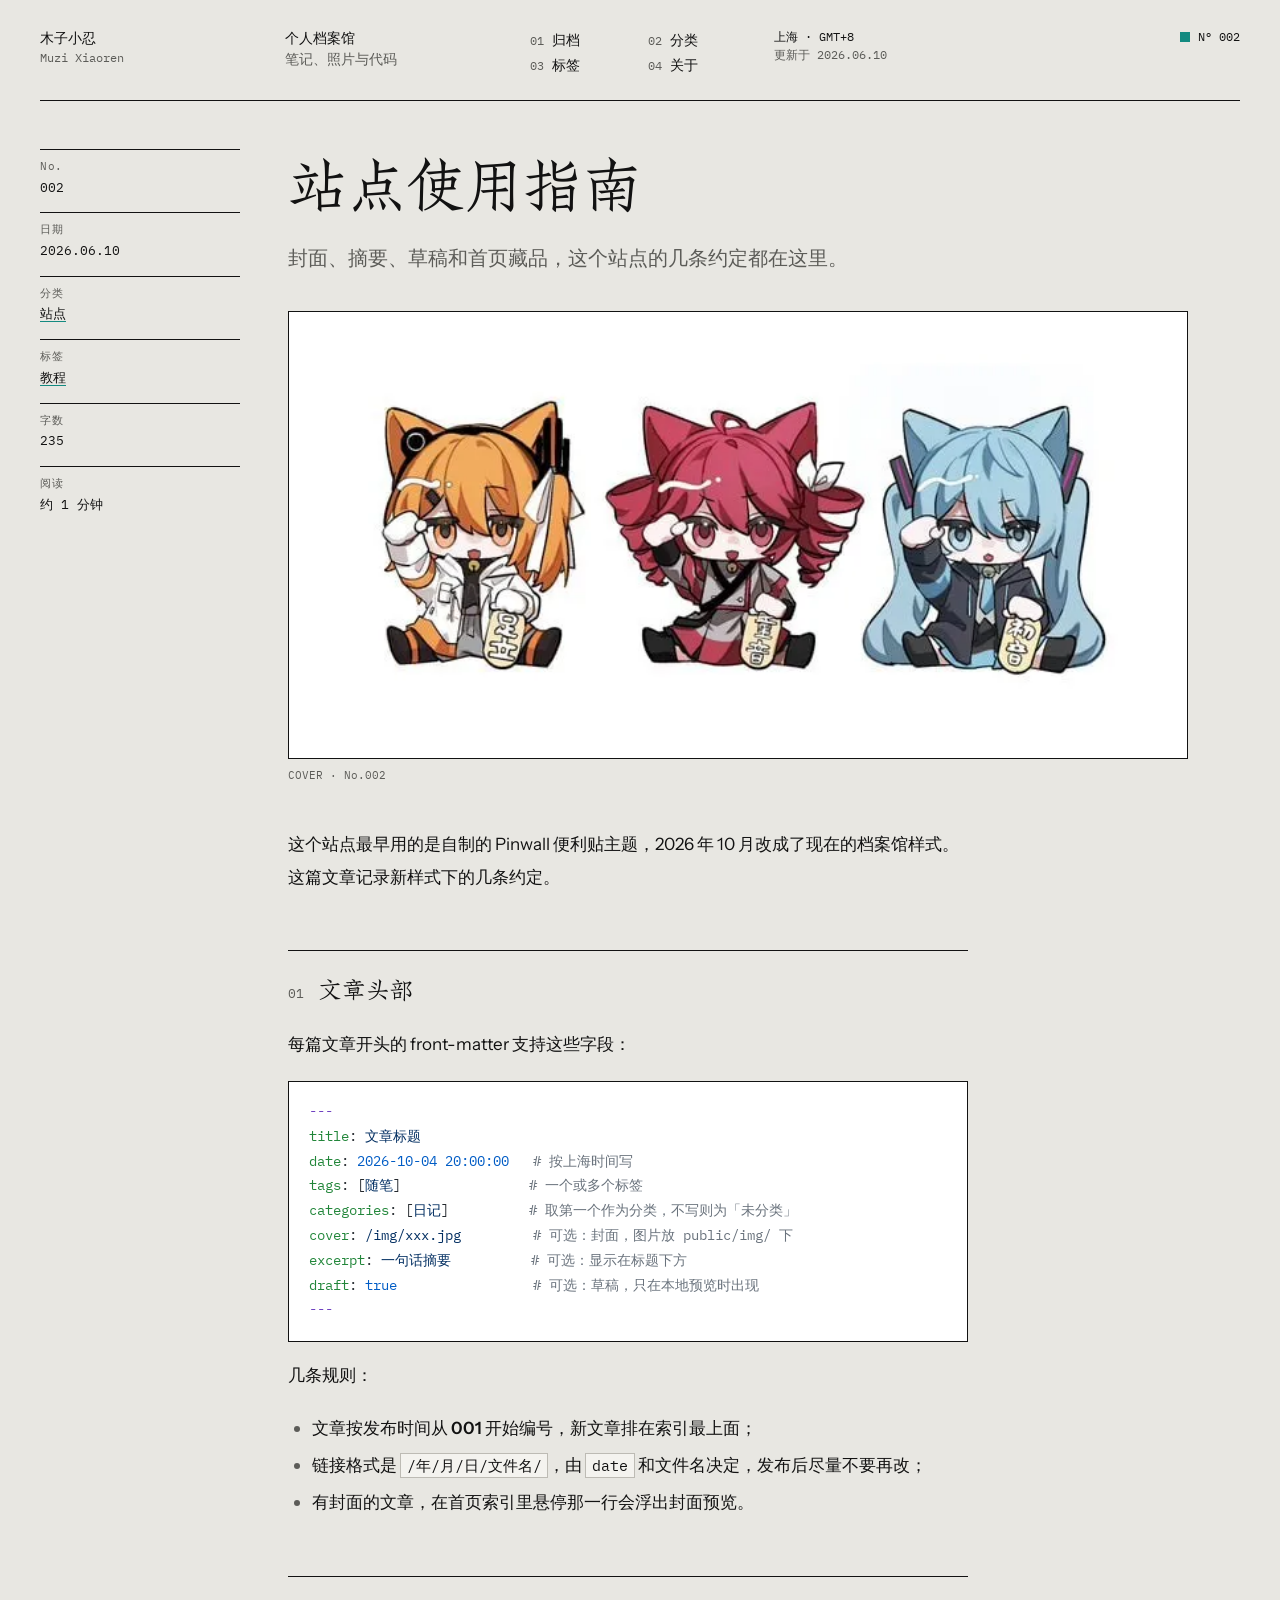
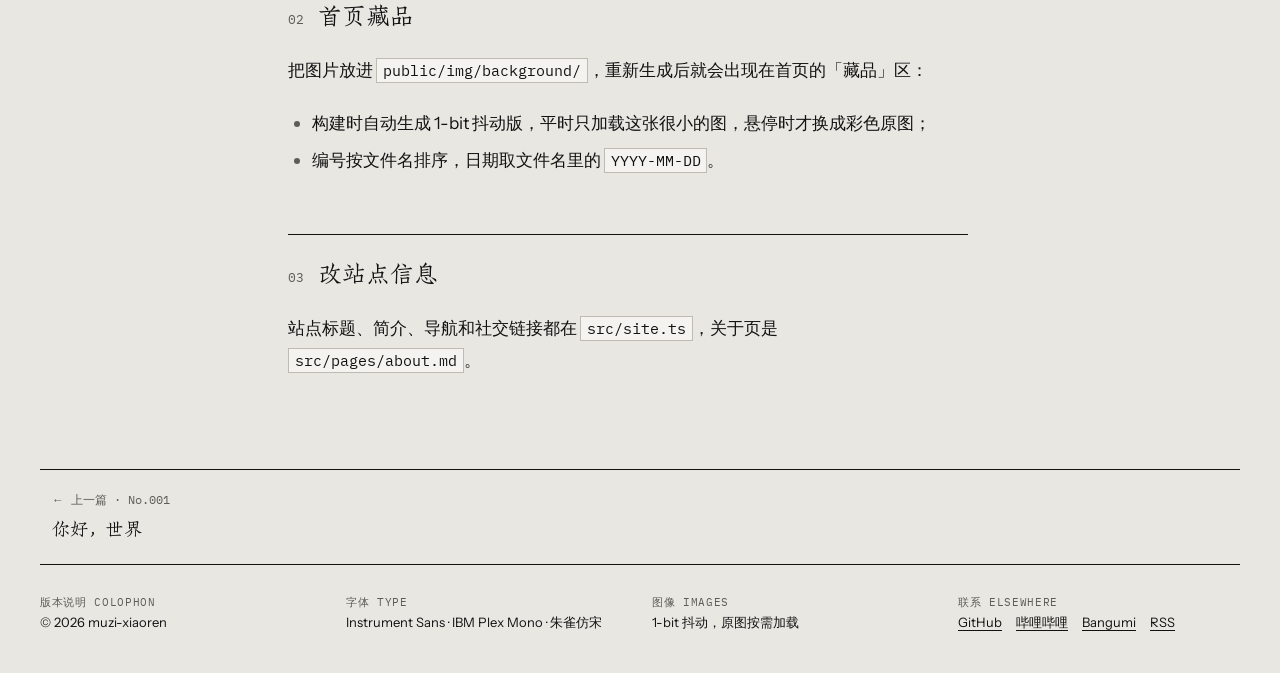
<file: 2026/06/10/pinwall-guide/index.html>
<!DOCTYPE html><html lang="zh-CN"><head><meta charset="utf-8"><meta name="viewport" content="width=device-width, initial-scale=1"><title>站点使用指南 · 木子小忍的博客</title><meta name="description" content="封面、摘要、草稿和首页藏品，这个站点的几条约定都在这里。"><link rel="icon" href="/favicon.svg" type="image/svg+xml"><link rel="alternate" type="application/rss+xml" title="木子小忍的博客" href="/rss.xml"><link rel="canonical" href="https://muzi-xiaoren.github.io/2026/06/10/pinwall-guide/"><link rel="sitemap" href="/sitemap-index.xml"><meta property="og:site_name" content="木子小忍的博客"><meta property="og:locale" content="zh_CN"><meta property="og:type" content="article"><meta property="og:title" content="站点使用指南"><meta property="og:description" content="封面、摘要、草稿和首页藏品，这个站点的几条约定都在这里。"><meta property="og:url" content="https://muzi-xiaoren.github.io/2026/06/10/pinwall-guide/"><meta property="og:image" content="https://muzi-xiaoren.github.io/img/background/photo_2026-04-04_11-45-15.jpg"><meta property="article:published_time" content="2026-06-10T11:30:00.000Z"><meta name="twitter:card" content="summary_large_image"><link rel="stylesheet" href="/_astro/Base.Bm3KP-OP.css"><style>.post[data-astro-cid-yuursof3]{grid-template-columns:minmax(0,200px) minmax(0,1fr);gap:32px 48px;padding:48px 0 72px;display:grid}.meta[data-astro-cid-yuursof3] dl[data-astro-cid-yuursof3]{font-family:var(--mono);flex-direction:column;gap:14px;margin:0;display:flex;position:sticky;top:24px}.meta[data-astro-cid-yuursof3] div[data-astro-cid-yuursof3]{border-top:1px solid var(--ink);flex-direction:column;gap:2px;padding-top:8px;display:flex}.meta[data-astro-cid-yuursof3] dt[data-astro-cid-yuursof3]{color:var(--mute);letter-spacing:.06em;font-size:11px}.meta[data-astro-cid-yuursof3] dd[data-astro-cid-yuursof3]{flex-wrap:wrap;gap:4px 10px;margin:0;font-size:13px;display:flex}.meta[data-astro-cid-yuursof3] a[data-astro-cid-yuursof3]{text-decoration:underline;text-decoration-color:var(--accent);text-underline-offset:3px}.main[data-astro-cid-yuursof3]{min-width:0}h1[data-astro-cid-yuursof3]{max-width:18em;font-family:var(--display);letter-spacing:-.02em;text-wrap:balance;margin:0;font-size:clamp(34px,5vw,60px);font-weight:400;line-height:1.2}.lede[data-astro-cid-yuursof3]{max-width:34em;color:var(--mute);margin:20px 0 0;font-size:20px;line-height:1.7}.cover[data-astro-cid-yuursof3]{max-width:900px;margin:36px 0 0}.cover[data-astro-cid-yuursof3] img[data-astro-cid-yuursof3]{border:1px solid var(--ink);width:100%;height:auto;display:block}.cover[data-astro-cid-yuursof3] img[data-astro-cid-yuursof3].contain{background:#fff}.cover[data-astro-cid-yuursof3] figcaption[data-astro-cid-yuursof3]{color:var(--mute);margin-top:8px;font-size:11px}.prose[data-astro-cid-yuursof3]{margin-top:44px}.post-nav[data-astro-cid-yuursof3]{border-top:1px solid var(--ink);grid-template-columns:repeat(auto-fit,minmax(min(300px,100%),1fr));display:grid}.post-nav[data-astro-cid-yuursof3] a[data-astro-cid-yuursof3]{flex-direction:column;gap:6px;min-height:88px;padding:20px 12px;transition:background-color .15s,color .15s;display:flex}.post-nav[data-astro-cid-yuursof3] a[data-astro-cid-yuursof3]:hover,.post-nav[data-astro-cid-yuursof3] a[data-astro-cid-yuursof3]:focus-visible{background:var(--ink);color:var(--paper)}.post-nav[data-astro-cid-yuursof3] a[data-astro-cid-yuursof3]:hover .mute[data-astro-cid-yuursof3],.post-nav[data-astro-cid-yuursof3] a[data-astro-cid-yuursof3]:focus-visible .mute[data-astro-cid-yuursof3]{color:var(--rule)}.post-nav[data-astro-cid-yuursof3] .newer[data-astro-cid-yuursof3]{text-align:right;align-items:flex-end}.nav-title[data-astro-cid-yuursof3]{font-family:var(--display);font-size:18px;font-weight:400}@media (width<=760px){.post[data-astro-cid-yuursof3]{grid-template-columns:minmax(0,1fr);padding-top:32px}.meta[data-astro-cid-yuursof3] dl[data-astro-cid-yuursof3]{flex-flow:wrap;gap:10px 20px;position:static}.meta[data-astro-cid-yuursof3] div[data-astro-cid-yuursof3]{border-top:0;padding-top:0}}
</style></head><body><div class="page"><header class="site-header" data-astro-cid-nen7h5rs><a class="cell" href="/" data-astro-cid-nen7h5rs><span class="name" data-astro-cid-nen7h5rs>木子小忍</span><span class="mono small mute" data-astro-cid-nen7h5rs>Muzi Xiaoren</span></a><span class="cell" data-astro-cid-nen7h5rs><span data-astro-cid-nen7h5rs>个人档案馆</span><span class="mute" data-astro-cid-nen7h5rs>笔记、照片与代码</span></span><nav class="nav" aria-label="主导航" data-astro-cid-nen7h5rs><a href="/archives/" data-astro-cid-nen7h5rs><span class="mono small mute" data-astro-cid-nen7h5rs>01</span>归档</a><a href="/categories/" data-astro-cid-nen7h5rs><span class="mono small mute" data-astro-cid-nen7h5rs>02</span>分类</a><a href="/tags/" data-astro-cid-nen7h5rs><span class="mono small mute" data-astro-cid-nen7h5rs>03</span>标签</a><a href="/about/" data-astro-cid-nen7h5rs><span class="mono small mute" data-astro-cid-nen7h5rs>04</span>关于</a></nav><span class="cell mono small" data-astro-cid-nen7h5rs><span data-astro-cid-nen7h5rs>上海 · GMT+8</span><span class="mute" data-astro-cid-nen7h5rs>更新于 2026.06.10</span></span><span class="count mono small" data-astro-cid-nen7h5rs><span class="square" data-astro-cid-nen7h5rs></span>N° 002</span></header><main><article class="post" data-astro-cid-yuursof3><aside class="meta" aria-label="文章信息" data-astro-cid-yuursof3><dl data-astro-cid-yuursof3><div data-astro-cid-yuursof3><dt data-astro-cid-yuursof3>No.</dt><dd data-astro-cid-yuursof3>002</dd></div><div data-astro-cid-yuursof3><dt data-astro-cid-yuursof3>日期</dt><dd data-astro-cid-yuursof3>2026.06.10</dd></div><div data-astro-cid-yuursof3><dt data-astro-cid-yuursof3>分类</dt><dd data-astro-cid-yuursof3><a href="/categories/站点/" data-astro-cid-yuursof3>站点</a></dd></div><div data-astro-cid-yuursof3><dt data-astro-cid-yuursof3>标签</dt><dd data-astro-cid-yuursof3><a href="/tags/教程/" data-astro-cid-yuursof3>教程</a></dd></div><div data-astro-cid-yuursof3><dt data-astro-cid-yuursof3>字数</dt><dd data-astro-cid-yuursof3>235</dd></div><div data-astro-cid-yuursof3><dt data-astro-cid-yuursof3>阅读</dt><dd data-astro-cid-yuursof3>约 1 分钟</dd></div></dl></aside><div class="main" data-astro-cid-yuursof3><h1 data-astro-cid-yuursof3>站点使用指南</h1><p class="lede" data-astro-cid-yuursof3>封面、摘要、草稿和首页藏品，这个站点的几条约定都在这里。</p><figure class="cover" data-astro-cid-yuursof3><img class="contain" src="/img/derived/background/photo_2026-04-04_11-45-15.webp" alt="" width="679" height="337" decoding="async" data-astro-cid-yuursof3><figcaption class="mono" data-astro-cid-yuursof3>COVER · No.002</figcaption></figure><div class="prose" data-astro-cid-yuursof3><p>这个站点最早用的是自制的 Pinwall 便利贴主题，2026 年 10 月改成了现在的档案馆样式。这篇文章记录新样式下的几条约定。</p>
<h2 id="文章头部">文章头部</h2>
<p>每篇文章开头的 front-matter 支持这些字段：</p>
<pre class="astro-code github-light" style="background-color:#fff;color:#24292e; overflow-x: auto;" tabindex="0" data-language="yaml"><code><span class="line"><span style="color:#6F42C1">---</span></span>
<span class="line"><span style="color:#22863A">title</span><span style="color:#24292E">: </span><span style="color:#032F62">文章标题</span></span>
<span class="line"><span style="color:#22863A">date</span><span style="color:#24292E">: </span><span style="color:#005CC5">2026-10-04 20:00:00</span><span style="color:#6A737D">   # 按上海时间写</span></span>
<span class="line"><span style="color:#22863A">tags</span><span style="color:#24292E">: [</span><span style="color:#032F62">随笔</span><span style="color:#24292E">]                </span><span style="color:#6A737D"># 一个或多个标签</span></span>
<span class="line"><span style="color:#22863A">categories</span><span style="color:#24292E">: [</span><span style="color:#032F62">日记</span><span style="color:#24292E">]          </span><span style="color:#6A737D"># 取第一个作为分类，不写则为「未分类」</span></span>
<span class="line"><span style="color:#22863A">cover</span><span style="color:#24292E">: </span><span style="color:#032F62">/img/xxx.jpg</span><span style="color:#6A737D">         # 可选：封面，图片放 public/img/ 下</span></span>
<span class="line"><span style="color:#22863A">excerpt</span><span style="color:#24292E">: </span><span style="color:#032F62">一句话摘要</span><span style="color:#6A737D">          # 可选：显示在标题下方</span></span>
<span class="line"><span style="color:#22863A">draft</span><span style="color:#24292E">: </span><span style="color:#005CC5">true</span><span style="color:#6A737D">                 # 可选：草稿，只在本地预览时出现</span></span>
<span class="line"><span style="color:#6F42C1">---</span></span></code></pre>
<p>几条规则：</p>
<ul>
<li>文章按发布时间从 <strong>001</strong> 开始编号，新文章排在索引最上面；</li>
<li>链接格式是 <code>/年/月/日/文件名/</code>，由 <code>date</code> 和文件名决定，发布后尽量不要再改；</li>
<li>有封面的文章，在首页索引里悬停那一行会浮出封面预览。</li>
</ul>
<h2 id="首页藏品">首页藏品</h2>
<p>把图片放进 <code>public/img/background/</code>，重新生成后就会出现在首页的「藏品」区：</p>
<ul>
<li>构建时自动生成 1-bit 抖动版，平时只加载这张很小的图，悬停时才换成彩色原图；</li>
<li>编号按文件名排序，日期取文件名里的 <code>YYYY-MM-DD</code>。</li>
</ul>
<h2 id="改站点信息">改站点信息</h2>
<p>站点标题、简介、导航和社交链接都在 <code>src/site.ts</code>，关于页是 <code>src/pages/about.md</code>。</p>
</div></div></article><nav class="post-nav" aria-label="上一篇和下一篇" data-astro-cid-yuursof3><a href="/2026/06/09/hello-world/" data-astro-cid-yuursof3><span class="mono small mute" data-astro-cid-yuursof3>← 上一篇 · No.001</span><span class="nav-title" data-astro-cid-yuursof3>你好，世界</span></a></nav></main><footer class="site-footer" data-astro-cid-jo6i4kqk><div data-astro-cid-jo6i4kqk><span class="label" data-astro-cid-jo6i4kqk>版本说明 COLOPHON</span><span data-astro-cid-jo6i4kqk>© 2026 muzi-xiaoren</span></div><div data-astro-cid-jo6i4kqk><span class="label" data-astro-cid-jo6i4kqk>字体 TYPE</span><span data-astro-cid-jo6i4kqk>Instrument Sans · IBM Plex Mono · 朱雀仿宋</span></div><div data-astro-cid-jo6i4kqk><span class="label" data-astro-cid-jo6i4kqk>图像 IMAGES</span><span data-astro-cid-jo6i4kqk>1-bit 抖动，原图按需加载</span></div><div data-astro-cid-jo6i4kqk><span class="label" data-astro-cid-jo6i4kqk>联系 ELSEWHERE</span><span class="links" data-astro-cid-jo6i4kqk><a href="https://github.com/muzi-xiaoren" target="_blank" rel="noopener" data-astro-cid-jo6i4kqk>GitHub</a><a href="https://space.bilibili.com/185513864" target="_blank" rel="noopener" data-astro-cid-jo6i4kqk>哔哩哔哩</a><a href="https://bangumi.tv/user/renyeren" target="_blank" rel="noopener" data-astro-cid-jo6i4kqk>Bangumi</a><a href="/rss.xml" data-astro-cid-jo6i4kqk>RSS</a></span></div></footer></div></body></html>
</file>
<file: _astro/Base.Bm3KP-OP.css>
@font-face{font-family:Instrument Sans;font-style:normal;font-display:swap;font-weight:400;src:url(/_astro/instrument-sans-latin-ext-400-normal.Q_nF8v4l.woff2)format("woff2"),url(/_astro/instrument-sans-latin-ext-400-normal.r32jotim.woff)format("woff");unicode-range:U+100-2BA,U+2BD-2C5,U+2C7-2CC,U+2CE-2D7,U+2DD-2FF,U+304,U+308,U+329,U+1D00-1DBF,U+1E00-1E9F,U+1EF2-1EFF,U+2020,U+20A0-20AB,U+20AD-20C0,U+2113,U+2C60-2C7F,U+A720-A7FF}@font-face{font-family:Instrument Sans;font-style:normal;font-display:swap;font-weight:400;src:url(/_astro/instrument-sans-latin-400-normal.DRC__1Mx.woff2)format("woff2"),url(/_astro/instrument-sans-latin-400-normal.D1W7dsQl.woff)format("woff");unicode-range:U+??,U+131,U+152-153,U+2BB-2BC,U+2C6,U+2DA,U+2DC,U+304,U+308,U+329,U+2000-206F,U+20AC,U+2122,U+2191,U+2193,U+2212,U+2215,U+FEFF,U+FFFD}@font-face{font-family:Instrument Sans;font-style:normal;font-display:swap;font-weight:500;src:url(/_astro/instrument-sans-latin-ext-500-normal.CTEe1bJa.woff2)format("woff2"),url(/_astro/instrument-sans-latin-ext-500-normal.CAxz3nsc.woff)format("woff");unicode-range:U+100-2BA,U+2BD-2C5,U+2C7-2CC,U+2CE-2D7,U+2DD-2FF,U+304,U+308,U+329,U+1D00-1DBF,U+1E00-1E9F,U+1EF2-1EFF,U+2020,U+20A0-20AB,U+20AD-20C0,U+2113,U+2C60-2C7F,U+A720-A7FF}@font-face{font-family:Instrument Sans;font-style:normal;font-display:swap;font-weight:500;src:url(/_astro/instrument-sans-latin-500-normal.Dk9ku72i.woff2)format("woff2"),url(/_astro/instrument-sans-latin-500-normal.Z6ESRlEs.woff)format("woff");unicode-range:U+??,U+131,U+152-153,U+2BB-2BC,U+2C6,U+2DA,U+2DC,U+304,U+308,U+329,U+2000-206F,U+20AC,U+2122,U+2191,U+2193,U+2212,U+2215,U+FEFF,U+FFFD}@font-face{font-family:Instrument Sans;font-style:normal;font-display:swap;font-weight:600;src:url(/_astro/instrument-sans-latin-ext-600-normal.BsaQcF38.woff2)format("woff2"),url(/_astro/instrument-sans-latin-ext-600-normal.DMks36a2.woff)format("woff");unicode-range:U+100-2BA,U+2BD-2C5,U+2C7-2CC,U+2CE-2D7,U+2DD-2FF,U+304,U+308,U+329,U+1D00-1DBF,U+1E00-1E9F,U+1EF2-1EFF,U+2020,U+20A0-20AB,U+20AD-20C0,U+2113,U+2C60-2C7F,U+A720-A7FF}@font-face{font-family:Instrument Sans;font-style:normal;font-display:swap;font-weight:600;src:url(/_astro/instrument-sans-latin-600-normal.B7fBEWYG.woff2)format("woff2"),url(/_astro/instrument-sans-latin-600-normal.B9e8oLYv.woff)format("woff");unicode-range:U+??,U+131,U+152-153,U+2BB-2BC,U+2C6,U+2DA,U+2DC,U+304,U+308,U+329,U+2000-206F,U+20AC,U+2122,U+2191,U+2193,U+2212,U+2215,U+FEFF,U+FFFD}@font-face{font-family:IBM Plex Mono;font-style:normal;font-display:swap;font-weight:400;src:url(/_astro/ibm-plex-mono-cyrillic-ext-400-normal.xuaO2J-f.woff2)format("woff2"),url(/_astro/ibm-plex-mono-cyrillic-ext-400-normal.DMdlQ8Kv.woff)format("woff");unicode-range:U+460-52F,U+1C80-1C8A,U+20B4,U+2DE0-2DFF,U+A640-A69F,U+FE2E-FE2F}@font-face{font-family:IBM Plex Mono;font-style:normal;font-display:swap;font-weight:400;src:url(/_astro/ibm-plex-mono-cyrillic-400-normal.BSMlKf0J.woff2)format("woff2"),url(/_astro/ibm-plex-mono-cyrillic-400-normal.CEL4l2ZJ.woff)format("woff");unicode-range:U+301,U+400-45F,U+490-491,U+4B0-4B1,U+2116}@font-face{font-family:IBM Plex Mono;font-style:normal;font-display:swap;font-weight:400;src:url(/_astro/ibm-plex-mono-vietnamese-400-normal.BulugwFq.woff2)format("woff2"),url(/_astro/ibm-plex-mono-vietnamese-400-normal.DDuiU_S-.woff)format("woff");unicode-range:U+102-103,U+110-111,U+128-129,U+168-169,U+1A0-1A1,U+1AF-1B0,U+300-301,U+303-304,U+308-309,U+323,U+329,U+1EA0-1EF9,U+20AB}@font-face{font-family:IBM Plex Mono;font-style:normal;font-display:swap;font-weight:400;src:url(/_astro/ibm-plex-mono-latin-ext-400-normal.BmRBH3aV.woff2)format("woff2"),url(/_astro/ibm-plex-mono-latin-ext-400-normal.D3D2R8hC.woff)format("woff");unicode-range:U+100-2BA,U+2BD-2C5,U+2C7-2CC,U+2CE-2D7,U+2DD-2FF,U+304,U+308,U+329,U+1D00-1DBF,U+1E00-1E9F,U+1EF2-1EFF,U+2020,U+20A0-20AB,U+20AD-20C0,U+2113,U+2C60-2C7F,U+A720-A7FF}@font-face{font-family:IBM Plex Mono;font-style:normal;font-display:swap;font-weight:400;src:url(/_astro/ibm-plex-mono-latin-400-normal.DMJ8VG8y.woff2)format("woff2"),url(/_astro/ibm-plex-mono-latin-400-normal.CvHOgSBP.woff)format("woff");unicode-range:U+??,U+131,U+152-153,U+2BB-2BC,U+2C6,U+2DA,U+2DC,U+304,U+308,U+329,U+2000-206F,U+20AC,U+2122,U+2191,U+2193,U+2212,U+2215,U+FEFF,U+FFFD}@font-face{font-family:IBM Plex Mono;font-style:normal;font-display:swap;font-weight:500;src:url(/_astro/ibm-plex-mono-cyrillic-ext-500-normal.BqneJy0T.woff2)format("woff2"),url(/_astro/ibm-plex-mono-cyrillic-ext-500-normal.BIfNGwUT.woff)format("woff");unicode-range:U+460-52F,U+1C80-1C8A,U+20B4,U+2DE0-2DFF,U+A640-A69F,U+FE2E-FE2F}@font-face{font-family:IBM Plex Mono;font-style:normal;font-display:swap;font-weight:500;src:url(/_astro/ibm-plex-mono-cyrillic-500-normal.Bq9vWWag.woff2)format("woff2"),url(/_astro/ibm-plex-mono-cyrillic-500-normal.Ael50iVv.woff)format("woff");unicode-range:U+301,U+400-45F,U+490-491,U+4B0-4B1,U+2116}@font-face{font-family:IBM Plex Mono;font-style:normal;font-display:swap;font-weight:500;src:url(/_astro/ibm-plex-mono-vietnamese-500-normal.DZ4AoWbu.woff2)format("woff2"),url(/_astro/ibm-plex-mono-vietnamese-500-normal.C8zxqsMH.woff)format("woff");unicode-range:U+102-103,U+110-111,U+128-129,U+168-169,U+1A0-1A1,U+1AF-1B0,U+300-301,U+303-304,U+308-309,U+323,U+329,U+1EA0-1EF9,U+20AB}@font-face{font-family:IBM Plex Mono;font-style:normal;font-display:swap;font-weight:500;src:url(/_astro/ibm-plex-mono-latin-ext-500-normal.CAhNIIs5.woff2)format("woff2"),url(/_astro/ibm-plex-mono-latin-ext-500-normal.CZ70TYgx.woff)format("woff");unicode-range:U+100-2BA,U+2BD-2C5,U+2C7-2CC,U+2CE-2D7,U+2DD-2FF,U+304,U+308,U+329,U+1D00-1DBF,U+1E00-1E9F,U+1EF2-1EFF,U+2020,U+20A0-20AB,U+20AD-20C0,U+2113,U+2C60-2C7F,U+A720-A7FF}@font-face{font-family:IBM Plex Mono;font-style:normal;font-display:swap;font-weight:500;src:url(/_astro/ibm-plex-mono-latin-500-normal.DSY6xOcd.woff2)format("woff2"),url(/_astro/ibm-plex-mono-latin-500-normal.CB9ihrfo.woff)format("woff");unicode-range:U+??,U+131,U+152-153,U+2BB-2BC,U+2C6,U+2DA,U+2DC,U+304,U+308,U+329,U+2000-206F,U+20AC,U+2122,U+2191,U+2193,U+2212,U+2215,U+FEFF,U+FFFD}@font-face{font-family:"Zhuque Fangsong (technical preview)";src:local("Zhuque Fangsong (technical preview)"),url(/_astro/1f18e4808e6cbc127e7110a4d2c50844.DgyPfp9V.woff2)format("woff2");font-style:normal;font-display:swap;font-weight:400;unicode-range:U+9770,U+9778,U+977A,U+977F,U+97A1,U+97A7-97A8,U+97AC,U+988E,U+9899,U+9978-9979,U+9983,U+9A8E,U+9B46,U+9C80,U+9CC0,U+9E2E,U+9E3B,U+9E50,U+9E6E,U+9F41,U+9F49,U+A78B-A78C,U+FB01-FB02,U+FE10-FE14,U+FE31,U+FE33,U+FE35-FE40,U+20CD0,U+25ED7,U+2C27C}@font-face{font-family:"Zhuque Fangsong (technical preview)";src:local("Zhuque Fangsong (technical preview)"),url(/_astro/bdd21437e838c7e0a57ab93dd29c1b60.B9g6Fl5c.woff2)format("woff2");font-style:normal;font-display:swap;font-weight:400;unicode-range:U+7488,U+7498,U+749F-74A0,U+74AA,U+74D8,U+75AD,U+7606,U+76C9,U+770A,U+772C,U+7744,U+778B,U+77AD,U+77F1,U+7947,U+794E,U+797E,U+79FE,U+7AA3,U+7AB8,U+7AD1,U+7B93,U+7CBF,U+7E20,U+7EB4,U+7F7D,U+7F91,U+7FDA,U+8199,U+81DC,U+82BC,U+8300,U+8313,U+849F,U+85E0,U+87A0,U+88AA,U+891F,U+8A1A,U+8C68,U+8D5F,U+8DD0,U+8DF6,U+8E12,U+8E5A,U+8E7D-8E7E,U+90E4,U+90FF,U+92C6,U+94FB,U+951C,U+955A,U+9560,U+9574-9575,U+95FF,U+9607,U+96F1,U+9728}@font-face{font-family:"Zhuque Fangsong (technical preview)";src:local("Zhuque Fangsong (technical preview)"),url(/_astro/e1bbb103c0960267668397bf420674b3.BZVsMFDi.woff2)format("woff2");font-style:normal;font-display:swap;font-weight:400;unicode-range:U+62E4,U+6326,U+636F,U+637D,U+63F3,U+647D,U+6537,U+65F8,U+65FB,U+6609,U+665E,U+677B,U+67C8,U+681F,U+68BF,U+68C1,U+68FB,U+692A,U+696F,U+6996,U+6B38,U+6C9A,U+6CA8,U+6D55,U+6D65,U+6E49,U+6E5C,U+6E72,U+6EC3,U+6EEA-6EEB,U+6F5F,U+6FA5,U+7098,U+70DC,U+7117,U+711C,U+719C,U+71A5,U+71C4,U+7241-7242,U+7264,U+7374,U+738A,U+7395,U+7399,U+73A0-73A1,U+73A5-73A6,U+73AD,U+73E3,U+73F0,U+7407,U+7424,U+742B,U+742F,U+7444}@font-face{font-family:"Zhuque Fangsong (technical preview)";src:local("Zhuque Fangsong (technical preview)"),url(/_astro/37ebccd744ca10a796b2405b27eb2092.BJb5HWrD.woff2)format("woff2");font-style:normal;font-display:swap;font-weight:400;unicode-range:U+2B1B,U+2B24,U+3000,U+3003,U+301C,U+3918,U+39D0,U+39DF,U+3E06,U+4056,U+43DD,U+497D,U+4983,U+4E0F,U+4E42,U+4EB6,U+4FF5-4FF6,U+50F0,U+524B,U+52BC,U+531C,U+53BE,U+53C6,U+543D,U+5463,U+5535,U+5570,U+55D0,U+55DE,U+561A,U+5621,U+5684,U+57B1,U+57F5,U+5809,U+5846,U+592C,U+596D,U+59EE,U+5AAD,U+5ADA,U+5C5B,U+5CE3,U+5D1A,U+5D4E,U+5D56,U+5DC9,U+5F67,U+6053,U+60C7,U+6114,U+612C,U+6283,U+6294,U+62C3}@font-face{font-family:"Zhuque Fangsong (technical preview)";src:local("Zhuque Fangsong (technical preview)"),url(/_astro/899b07ebccbb7c2491f4324fce7d4f5f.fWuFbceJ.woff2)format("woff2");font-style:normal;font-display:swap;font-weight:400;unicode-range:U+2113,U+2122,U+212E,U+2153-2154,U+215B-215E,U+2190-2199,U+2202,U+2205-2206,U+220F,U+2211-2212,U+2215,U+2219-221A,U+221E,U+222B,U+2248,U+2260,U+2264-2265,U+25A0-25A1,U+25B2-25B3,U+25B6-25B7,U+25BC-25BD,U+25C0-25C1,U+25C6-25C7,U+25CA,U+25FC,U+26AB,U+27E8-27E9}@font-face{font-family:"Zhuque Fangsong (technical preview)";src:local("Zhuque Fangsong (technical preview)"),url(/_astro/8f7f4ebd4c74be403f471489c8eb1b32.CQox9e3Z.woff2)format("woff2");font-style:normal;font-display:swap;font-weight:400;unicode-range:U+2012,U+2015,U+201A,U+201E,U+2020-2021,U+2024-2025,U+2030,U+2032-2033,U+2039-203A,U+2044,U+2052,U+2070,U+2074-2079,U+2080-2089,U+20A3-20A4,U+20AB-20AC,U+20AE,U+20B4,U+20B8-20BA,U+20BC}@font-face{font-family:"Zhuque Fangsong (technical preview)";src:local("Zhuque Fangsong (technical preview)"),url(/_astro/428d7f2c6f325347c1375864ede43898.KgDc2TS1.woff2)format("woff2");font-style:normal;font-display:swap;font-weight:400;unicode-range:U+1EE1,U+2007-200B,U+2010}@font-face{font-family:"Zhuque Fangsong (technical preview)";src:local("Zhuque Fangsong (technical preview)"),url(/_astro/6d8ef15a72f15ae549345894bffa56ba.DIkaCUvp.woff2)format("woff2");font-style:normal;font-display:swap;font-weight:400;unicode-range:U+1E9E}@font-face{font-family:"Zhuque Fangsong (technical preview)";src:local("Zhuque Fangsong (technical preview)"),url(/_astro/b01535a850b3b74502bbe794c367c44d.Dr3hTYNd.woff2)format("woff2");font-style:normal;font-display:swap;font-weight:400;unicode-range:U+FF02-FF03,U+FF05-FF07,U+FF0A,U+FF20,U+FF3C}@font-face{font-family:"Zhuque Fangsong (technical preview)";src:local("Zhuque Fangsong (technical preview)"),url(/_astro/18865ccf07089f195face1deda3af6da.Cs9soYVr.woff2)format("woff2");font-style:normal;font-display:swap;font-weight:400;unicode-range:U+30DE-30FA,U+30FC-30FD}@font-face{font-family:"Zhuque Fangsong (technical preview)";src:local("Zhuque Fangsong (technical preview)"),url(/_astro/ef8a69b9bd9346f15a4cfe158db5619b.Deo8w1LJ.woff2)format("woff2");font-style:normal;font-display:swap;font-weight:400;unicode-range:U+30A4-30DD}@font-face{font-family:"Zhuque Fangsong (technical preview)";src:local("Zhuque Fangsong (technical preview)"),url(/_astro/32d764aac3a5c0b4dda80e3cdaded2d2.BhamvS6T.woff2)format("woff2");font-style:normal;font-display:swap;font-weight:400;unicode-range:U+3069-3094,U+3099-309A,U+309D-309E,U+30A1-30A3}@font-face{font-family:"Zhuque Fangsong (technical preview)";src:local("Zhuque Fangsong (technical preview)"),url(/_astro/e48762f4d8b1423588aa691be2fb5ff0.B_5d4mAG.woff2)format("woff2");font-style:normal;font-display:swap;font-weight:400;unicode-range:U+3041-3068}@font-face{font-family:"Zhuque Fangsong (technical preview)";src:local("Zhuque Fangsong (technical preview)"),url(/_astro/5ed7dffd2111f7af54d962add387c9d0.CpeAjhcf.woff2)format("woff2");font-style:normal;font-display:swap;font-weight:400;unicode-range:U+50B3,U+5F37,U+66F8,U+73FE,U+7D00,U+7F85,U+8F15,U+925B,U+9326,U+98A8,U+98E2,U+9913,U+9B31}@font-face{font-family:"Zhuque Fangsong (technical preview)";src:local("Zhuque Fangsong (technical preview)"),url(/_astro/718d4b7f4830e7396ad8c19ab8ae665e.i3kfEF6L.woff2)format("woff2");font-style:normal;font-display:swap;font-weight:400;unicode-range:U+4EC2,U+5155,U+5216,U+522D,U+5281,U+5293,U+5523,U+553C,U+5588,U+55B5,U+570A,U+5786,U+5819,U+58BC,U+5B65,U+5C66,U+5C88,U+5E3B,U+614A,U+615D,U+6343,U+63BE,U+6420,U+6434,U+6484,U+6499,U+6509,U+652E,U+67D9,U+67DD,U+6833,U+6920,U+6A8E,U+6AA0,U+6B43,U+6BEA,U+6CD0,U+6D5E,U+6F2D,U+717A,U+71E0,U+721D,U+728B,U+72C1,U+72E8,U+73E7,U+746D,U+754E,U+7603,U+770D,U+77A2,U+7857,U+786D,U+78F2,U+7946,U+7BA2,U+7CD7,U+7F32,U+8022,U+8028-8029,U+80C2,U+80D9,U+80EC,U+833C,U+836E,U+84CD,U+84D0,U+857A,U+85B7,U+871E,U+8723,U+8729,U+8753,U+877E,U+878B,U+88D2,U+8966,U+89EB,U+8C2E,U+8C8A,U+8C98,U+8D33,U+8D47,U+8D55,U+8E2C,U+8E9C,U+8E9E,U+8FEE,U+951E,U+9603,U+97AB,U+9A98,U+9A9F,U+9B0F,U+9B48,U+9E32,U+9E5B,U+9E88}@font-face{font-family:"Zhuque Fangsong (technical preview)";src:local("Zhuque Fangsong (technical preview)"),url(/_astro/425ff22da8e054a7400b8b5c34a35625.DoMBAcZU.woff2)format("woff2");font-style:normal;font-display:swap;font-weight:400;unicode-range:U+4F91,U+4F94,U+4FC5,U+507E,U+50ED,U+525E,U+5326,U+5423,U+54B4,U+54D5,U+54D9,U+55C9,U+5686,U+574C,U+57A4,U+57F4,U+580B,U+5A08,U+5AB5,U+5B16,U+5BE4,U+5C1C,U+5E5E,U+5EE8,U+5F82,U+5FED,U+609B,U+609D,U+60DD,U+6225,U+6243,U+640B,U+6445,U+656B,U+6603,U+674C,U+67A8,U+680A,U+6864,U+69D4,U+6C2A,U+6C46,U+6C5C,U+6D0E,U+6E2B,U+6EB2,U+6EB7,U+6F89,U+706C,U+70B1,U+70C0,U+7113,U+71D4,U+72F3,U+7303,U+7321,U+7339,U+736C,U+74A9,U+750D,U+760A,U+761B,U+7643,U+764D,U+7707,U+7735,U+7747,U+7839,U+784E,U+7953,U+798A,U+7A03,U+7BE5,U+7C40,U+7EC1,U+7F12,U+7F33,U+7F68,U+8025,U+80E8,U+8204,U+823B,U+824B,U+827D,U+827F,U+82C8,U+8347,U+837D,U+839B,U+83A9,U+83F9,U+84B9,U+85A8,U+867C,U+867F,U+86B0,U+86D8,U+86F2,U+8770,U+8788,U+87AC-87AD,U+87B5,U+87BD,U+8844,U+8930,U+895E,U+89CF,U+8BD4,U+8C02,U+8C85,U+8DD6,U+8E40,U+8F82,U+8FD5,U+90B6,U+90DB,U+9164,U+91A2,U+943E,U+94EB,U+9514,U+9529,U+9538,U+9561,U+9569,U+95FC,U+960D,U+966C,U+96B3,U+9792,U+97B2,U+98A1,U+9969,U+9987,U+9A80,U+9A92,U+9A96,U+9AD1,U+9B43,U+9CB4,U+9CBC-9CBD,U+9CD0,U+9CD4,U+9E31,U+9E38,U+9EE5,U+9EEA,U+9EFB-9EFC,U+9FA0}@font-face{font-family:"Zhuque Fangsong (technical preview)";src:local("Zhuque Fangsong (technical preview)"),url(/_astro/5c7990ce56a38bd763276b5f73a2e742.BNkAUFpT.woff2)format("woff2");font-style:normal;font-display:swap;font-weight:400;unicode-range:U+4F1B,U+4F7E,U+50D6,U+52D6,U+536E,U+54A9,U+54DA,U+55BE,U+55CD,U+564D,U+572C,U+572F,U+576B,U+57D8,U+57F8,U+57FD,U+5844,U+59D2,U+5AE0,U+5B37,U+5B5B,U+5D6B,U+5F11,U+5F58,U+5FE4,U+602B,U+6106,U+63F8,U+641B,U+64E4,U+6634,U+66DB,U+676A,U+67B5,U+681D,U+6883,U+69B1,U+69E0,U+6A18,U+6B9B,U+6D33,U+6EBB,U+6ED7,U+6F36,U+6F72,U+6F8C,U+7173,U+7178,U+7228,U+728F,U+72EF,U+7331,U+7481,U+74E0,U+7540,U+755B,U+75E6,U+7635,U+763C,U+76CD,U+7704,U+7743,U+7780,U+7847,U+7962,U+7A02,U+7AB3,U+7B0A,U+7B4C,U+7B6E,U+7BFC,U+7C16,U+7C9E,U+7E3B,U+7EA1,U+7EF2,U+7F02,U+7F07,U+7F0C,U+7F23,U+7F2F,U+7FBC,U+8016,U+8020,U+812C,U+8182,U+825F,U+8268,U+8284,U+8291,U+829F,U+8311,U+831A,U+840F,U+84B4,U+855E,U+85A4,U+86C4,U+86DE,U+86F1,U+87DB,U+880A,U+887F,U+88F0,U+890A,U+892B,U+89CB,U+89EF,U+8A48,U+8BDC,U+8C33,U+8C94,U+8DB1,U+8DCF,U+8DE3,U+8E90,U+8F7E,U+8FD3,U+90BE,U+9161,U+91AF,U+936A,U+948B,U+956A,U+956C,U+9654,U+9688,U+972A,U+9730,U+97B4,U+98E7,U+9967,U+996B,U+9AA3,U+9ABA,U+9AED,U+9AF9,U+9B08,U+9C8E,U+9C94,U+9C9A,U+9E2B,U+9E36,U+9E4B,U+9E55,U+9E69,U+9EBD,U+9EE2,U+9F0D,U+9F2C,U+9F51}@font-face{font-family:"Zhuque Fangsong (technical preview)";src:local("Zhuque Fangsong (technical preview)"),url(/_astro/aeaf8ad861b1c0a238fbb6a062a51743.t1dw3i62.woff2)format("woff2");font-style:normal;font-display:swap;font-weight:400;unicode-range:U+4E69,U+50A7,U+5233,U+523F,U+52A2,U+5363,U+5432,U+5476,U+54CF,U+5537,U+5575,U+5581,U+55CC,U+561E,U+56DF,U+5709,U+580D,U+5881,U+5941,U+59B2,U+5AAA,U+5C25,U+5D24,U+5D74,U+5E42,U+5E8B,U+5FAD,U+6003,U+601B,U+603C,U+6092,U+6100,U+6126,U+6206,U+62CA,U+63B4,U+6426,U+646D,U+65C4,U+6661,U+6715,U+6861,U+68F9,U+69CA,U+69ED,U+69F2,U+69FF,U+6C05,U+6C0D,U+6CD6,U+6CF7,U+6CFA,U+6DAB,U+6E54,U+6FB6,U+709D,U+7256,U+72F7,U+73E5,U+74BA,U+750F,U+754B,U+75AC,U+76A4,U+76B2,U+775A,U+77BD,U+781F,U+78A1,U+7905,U+79B3,U+7B2E,U+7B3E,U+7B85,U+7B9C,U+7BCC,U+7BEA,U+7C0B,U+7C74,U+7CC1,U+7CE8,U+7EA5,U+7EE0,U+7F21,U+7F27,U+7F74,U+7F7E,U+7FB0,U+8031,U+8071,U+80EA,U+8114,U+8160,U+81A6,U+8234,U+82FB,U+836C,U+8411,U+841C,U+848C,U+84BD,U+8627,U+8629,U+866E,U+872E,U+8731,U+877B,U+877D,U+87EA,U+8813,U+8816,U+88CE,U+88E5,U+897B,U+89DA,U+89F3,U+8BFC,U+8C35,U+8D4D,U+8DBA,U+8E3A,U+9179,U+94AB,U+94D7,U+9515,U+96E0,U+9883,U+989F,U+990D,U+9993,U+9AC0,U+9AE1,U+9AEB,U+9B51,U+9C86,U+9C8B,U+9CA0-9CA1,U+9CA3,U+9CE2,U+9E37,U+9E39,U+9E41,U+9E48,U+9E6A,U+9E87,U+9EE9,U+9F19,U+9F80,U+9F85}@font-face{font-family:"Zhuque Fangsong (technical preview)";src:local("Zhuque Fangsong (technical preview)"),url(/_astro/773aeb590a4d068f90ca2ce0af3d7a1d.j6EB05pF.woff2)format("woff2");font-style:normal;font-display:swap;font-weight:400;unicode-range:U+5240,U+5261,U+52AC,U+5452,U+5456,U+5472,U+5478,U+553F,U+55FE,U+5601,U+572E,U+57D2,U+57EF,U+581E,U+5924,U+5981,U+5997,U+59A3,U+5AB8,U+5B34,U+5D5D,U+5DEF,U+5E11,U+5E91,U+5F40,U+600D,U+6019,U+605A,U+60AB,U+6217,U+623D,U+6369,U+65D2,U+6753,U+67A7,U+6855,U+696E,U+6A7C,U+6B82,U+6BF3,U+6BF9,U+6C19-6C1A,U+6CA9,U+6F74,U+7085,U+7198,U+71B5,U+725D,U+727E,U+72FA,U+7322,U+738E,U+755A,U+7594,U+75B3,U+760C,U+7630,U+763F,U+7726,U+77EC,U+7817,U+78D9,U+7B2A,U+7B62,U+7C9C-7C9D,U+7E47,U+7E9B,U+7EE8,U+7EF1,U+7F01,U+7F11,U+7F17,U+7F36,U+7FEE,U+802A,U+80AB,U+80CD,U+8112,U+8169,U+82D8,U+82E1,U+83C0,U+83D4,U+83DF,U+8401,U+8451,U+845A,U+8476,U+8478,U+84BA,U+84E0,U+851F,U+8548,U+8556,U+8585,U+868D,U+86E9,U+86F4,U+86F8,U+8765,U+8785,U+87AB,U+87EE,U+8832,U+8872,U+88B7,U+88E2,U+8BD3,U+8BD6,U+8BF9,U+8C16,U+8C73,U+8D5C,U+8DDE,U+8F6D,U+8F94,U+8FE8,U+9011,U+915E,U+9185,U+918C,U+94D1,U+94F3,U+951D,U+9558,U+9567,U+96CE,U+96E9,U+9785,U+9878,U+987C,U+98D1,U+9954,U+9A93,U+9AC1,U+9ACC,U+9B1F,U+9B49,U+9B4D,U+9CA7,U+9CAE,U+9CCE,U+9CD3,U+9E46,U+9F22,U+9F2F,U+9F39}@font-face{font-family:"Zhuque Fangsong (technical preview)";src:local("Zhuque Fangsong (technical preview)"),url(/_astro/ba50b26cc9a4ecb7308c9e3133f18b0c.BFgUxbA6.woff2)format("woff2");font-style:normal;font-display:swap;font-weight:400;unicode-range:U+4F65,U+4F89,U+5454,U+54BB,U+54C2,U+54D3,U+54DE,U+55E5,U+560C,U+566B,U+5793,U+57E4,U+593C,U+59AB,U+5AD4,U+5AD8,U+5AF1,U+5B53,U+5BA5,U+5C59,U+5C63,U+5D5B,U+5E0F,U+5E14,U+5FBC,U+6004,U+60AD,U+610E,U+634C,U+64BA,U+65F0,U+67E2,U+67F0,U+680C,U+686B,U+6989,U+6A17,U+6B81,U+6B84,U+6C06-6C07,U+6D07,U+6D27,U+6D2B,U+6D91,U+6E6B,U+6E8F,U+6FDE,U+70BB,U+723B,U+726E,U+72B0,U+72CE,U+72F2,U+7301,U+731E,U+737E,U+748E,U+7654,U+7765,U+7768,U+781C,U+78D4,U+7913,U+7957,U+79D5,U+79EB,U+7A70,U+7B25,U+7B38,U+7B47,U+7B72,U+7BA7,U+7DAE,U+7EE1,U+7EFE,U+7F26,U+7F31,U+801C,U+8043,U+809F,U+80D7,U+8118,U+8188,U+82C1,U+82E4,U+82F4,U+8306,U+835C,U+839C,U+83BC,U+846D,U+867A,U+868B,U+8734,U+87CA,U+886E,U+887E,U+88A2,U+88C9,U+8BB5,U+8BF3,U+8C04,U+8C17,U+8C1D,U+8C25,U+8C36,U+8C55,U+8C78,U+8D67,U+8D91,U+8DEC,U+8E14,U+8E41,U+8F8E,U+900B,U+90CF,U+9162,U+9190,U+92C8,U+948C,U+94C8,U+94CA,U+94DF,U+94E9-94EA,U+94F7,U+94FC,U+954F,U+9554,U+9566,U+9572,U+95F1,U+960F,U+97AF,U+988F,U+98D5,U+992E,U+9955,U+9AB0,U+9B32,U+9C9E,U+9CA5,U+9CA9,U+9CB1,U+9E47,U+9EE7,U+9F87}@font-face{font-family:"Zhuque Fangsong (technical preview)";src:local("Zhuque Fangsong (technical preview)"),url(/_astro/6669a365a3e3a7ef446ea050a8888009.DQRsZaN1.woff2)format("woff2");font-style:normal;font-display:swap;font-weight:400;unicode-range:U+4E5C,U+4EDF,U+4F5E,U+4F76,U+4FAA,U+4FE6,U+5028,U+5048,U+50EE,U+520E,U+53C1,U+5443,U+54DD,U+5577,U+5591,U+55F3,U+562C,U+56AF,U+5769,U+577C,U+578C,U+57DA,U+5889,U+5CA3,U+5D26,U+5EDB,U+5F01,U+5FDD,U+6029,U+6041,U+60B1,U+629F,U+6332,U+63BC,U+65AB,U+65C3,U+65C6,U+6600,U+668C,U+669D,U+66BE,U+66F7,U+6800,U+6874,U+68FC,U+690B,U+691F,U+6978,U+69A7,U+6A3E,U+6A50,U+6A5B,U+6B24,U+6C10,U+6C54,U+6EBD,U+7292,U+72B8,U+72D2,U+7360,U+73A2,U+74FF,U+75A0,U+7633,U+779F,U+7AA8,U+7B04,U+7BA6,U+7C1F,U+7CCD,U+7ED4,U+7ED7,U+7EFB,U+7F35,U+7F5F,U+7FAF,U+7FD5,U+8027,U+80BC,U+815A,U+8167,U+81CA,U+81CC,U+8244,U+82A1,U+82A9,U+82AB,U+8351,U+8368,U+83B3,U+83B8,U+83D8,U+83F0,U+8497,U+858F,U+85FF,U+867B,U+86A8-86A9,U+870A,U+877C,U+8888,U+88DF,U+8921,U+8BEE,U+8C20,U+8C2F,U+8D3D,U+8D59,U+8DBF,U+8DF8,U+8E05,U+9021,U+9044,U+9062,U+908B,U+90B4,U+90EB,U+9146,U+918D,U+91AA,U+933E,U+93CA,U+94B2,U+94D9,U+951B,U+955E,U+956B,U+95E9,U+960B,U+9612,U+9617,U+989A,U+9A78,U+9A7D,U+9AA0,U+9AA2,U+9AC2,U+9B23,U+9C82,U+9C90,U+9CC3,U+9CCA,U+9E28,U+9E6C,U+9EFE,U+9F0B}@font-face{font-family:"Zhuque Fangsong (technical preview)";src:local("Zhuque Fangsong (technical preview)"),url(/_astro/c36f744c227a3cd7352f23bf16fd23e1.4YSJ0zQv.woff2)format("woff2");font-style:normal;font-display:swap;font-weight:400;unicode-range:U+4F25,U+4F7B,U+5250,U+535F,U+538D,U+54A6,U+54D4,U+5533,U+5541,U+5550,U+5556,U+55DD,U+55F5,U+5627,U+5657-5658,U+5664,U+567B,U+56D4,U+59A4,U+5A62,U+5AEB,U+5C3B,U+5CAC,U+5D9D,U+5DB7,U+5F2D,U+5FB5,U+5FF8,U+6079,U+6222,U+623E,U+638A,U+63E0,U+6485,U+64B8,U+64E2,U+66E9,U+67C1,U+67D2,U+67FD,U+6877,U+6924,U+69C1,U+6A97,U+6B87,U+6B8D,U+6BAA,U+6C18,U+6CEB,U+6CEE,U+6D04,U+6D4D,U+6DE0,U+6EB1,U+7110,U+7168,U+71F9,U+7230,U+728D,U+73B3,U+73D0,U+7511,U+75A5,U+75C8,U+75E7,U+7610,U+7619,U+772D,U+7856,U+7AE6,U+7B0F,U+7BAA,U+7BAC,U+7F1F,U+7F45,U+7FBF,U+7FE5,U+8052,U+80DB,U+80DD,U+80FC,U+8132,U+816D,U+81EC,U+8210,U+82CC,U+8315,U+8378,U+83AA,U+83B4,U+83EA,U+84C1,U+8538,U+859C,U+85AE,U+86B4,U+86CF,U+8722,U+876E,U+87E5,U+8919,U+8BA7,U+8BCC,U+8BDF,U+8BE8,U+8C30,U+8D36,U+8DB5,U+8E1F,U+8E2F,U+8E70,U+8F78,U+8F8B,U+8F8F,U+8F9A,U+90BA,U+90C4,U+90FE,U+917D,U+9487,U+948D,U+94BD,U+94CD,U+94EF,U+9507,U+954A,U+9604,U+9615,U+96D2,U+9708,U+989B,U+989E,U+98A7,U+9A88,U+9AB6,U+9B3B,U+9B47,U+9C9B,U+9CD9,U+9E2C,U+9E5A,U+9E5E,U+9ECD,U+9F8A,U+9F8C}@font-face{font-family:"Zhuque Fangsong (technical preview)";src:local("Zhuque Fangsong (technical preview)"),url(/_astro/2c7a465097f81dde64381c541fa3b16e.M6jubxRN.woff2)format("woff2");font-style:normal;font-display:swap;font-weight:400;unicode-range:U+4E93,U+4EC4,U+4EF5,U+4F27,U+4FE3,U+5080,U+5121,U+51EB,U+5208,U+52F0,U+53F5,U+5453,U+5466,U+54BF,U+54D0,U+5549,U+556D,U+558F,U+55F2,U+571C,U+5739,U+5807,U+58C5,U+59AF,U+59D8,U+5A09,U+5A0C,U+5A4A,U+5A67,U+5AD2,U+5B6C,U+5C50,U+5CA2,U+5D03,U+5D6C,U+5EA0,U+5EBE,U+5FEA,U+6042,U+6120,U+6175,U+6221,U+6339,U+643D,U+659B,U+6677,U+679E,U+67B3,U+6832,U+68F0,U+6934,U+6966,U+69CE,U+6A3D,U+6A84,U+6AA9,U+6BD6,U+6C16,U+6CD4,U+6DA0,U+6E0C,U+6E86,U+6ECF,U+6F4B,U+7080,U+70B7,U+70CA,U+72D9,U+7352,U+7441,U+74D2,U+75E8,U+7622,U+765E,U+76B4,U+7812,U+784C,U+7850,U+789B,U+78F4,U+7A51,U+7B15,U+7B1E,U+7B24,U+7B5A,U+7BB8,U+7BC1,U+7BD9,U+7EE6,U+7EFA,U+7F1B,U+7F22,U+7F71,U+7FA7,U+7FF3,U+8084,U+80B1,U+80F4,U+81BB,U+8202,U+828A,U+828E,U+82E3,U+8369,U+83A8,U+83E1,U+84FC,U+853B,U+86C9,U+8725,U+879F,U+87B3,U+887D,U+88FE,U+8A8A,U+8BA6,U+8C00,U+8C07,U+8C14,U+8C47,U+8D30,U+8DD7,U+8E69,U+8E85,U+8F87,U+9143,U+91BA,U+948F,U+94D2,U+9531,U+95F3,U+9609-960A,U+9765,U+97EA,U+9880,U+996C,U+9991,U+9AFB,U+9C87,U+9CB5,U+9CC7,U+9E42,U+9E58,U+9F88}@font-face{font-family:"Zhuque Fangsong (technical preview)";src:local("Zhuque Fangsong (technical preview)"),url(/_astro/2561cdac13cef8385560f4031cd84543.D5dwwcLz.woff2)format("woff2");font-style:normal;font-display:swap;font-weight:400;unicode-range:U+4FA9,U+502C,U+51C7,U+51FC,U+523D,U+5241,U+530F,U+5464,U+549D,U+54A3,U+5527,U+555C,U+5576,U+55B1,U+55EB,U+5624,U+564C,U+5671,U+5685,U+568F,U+56E1,U+57A1,U+5942,U+5C7A,U+5C98,U+5DF3,U+5E19,U+5EB9,U+5EEA,U+5FFE,U+606B,U+6215,U+622C,U+6266,U+62BB,U+6308,U+6387,U+63B8,U+63C6,U+6441,U+6555,U+6775,U+678B,U+6840,U+68C2,U+6910,U+6A2F,U+6B92-6B93,U+6BC2,U+6BFD,U+6C29,U+6C86,U+6CC5,U+6D0C,U+6D60,U+6DDD,U+6ED3,U+6EDF,U+6FB9,U+6FD1,U+7023,U+712F,U+7145,U+7284,U+732C,U+73C8,U+73D9,U+7457,U+7596,U+759D,U+75A3,U+75D8,U+75E3-75E4,U+75FF,U+7688,U+76E5,U+7818,U+7887,U+789A,U+78B2,U+7CCC,U+7EA8,U+7EC0,U+8012,U+8093,U+80E4,U+80EF,U+82A8,U+8331,U+8366,U+8473,U+84A1,U+84CA,U+84D1,U+857B,U+85D3,U+8605,U+8662,U+86B1,U+86D4,U+86ED,U+86F3,U+8748,U+874C,U+8763,U+89C7,U+89DE,U+89E5,U+8C21,U+8C49,U+8C7A,U+8E59,U+8F6B,U+8F73,U+9026,U+902F,U+9099,U+909B,U+90C7,U+914A,U+91AE,U+94AF,U+94BA,U+94BF,U+94CC,U+94F0,U+9697,U+975B,U+977C,U+98A2,U+998A,U+9994-9995,U+9A9B,U+9AB7,U+9AC5,U+9C91,U+9CCF,U+9CD5,U+9E29,U+9EDC,U+9F89}@font-face{font-family:"Zhuque Fangsong (technical preview)";src:local("Zhuque Fangsong (technical preview)"),url(/_astro/2fd997a87f22fbd53f624f66a1c8ccfa.BerpARPM.woff2)format("woff2");font-style:normal;font-display:swap;font-weight:400;unicode-range:U+4EDE,U+4EE1,U+4FFE,U+5025,U+506C,U+50A5,U+525C,U+539D,U+53FC,U+54E7,U+5514,U+556E,U+557E,U+5599,U+55B9,U+55D4,U+5623,U+5654,U+57A7,U+57D9,U+584D,U+58EC,U+59DD,U+5A32,U+5A55,U+5A75,U+5B71,U+5B73,U+5D06,U+5D6F,U+5DFD,U+5E5B,U+5FD2,U+600F,U+62BF,U+634B,U+636D,U+63B3,U+63C4,U+63F6,U+661D,U+6657,U+66A7,U+6849,U+6867,U+6901,U+699B,U+6A28,U+6A79,U+6B46,U+6C21,U+6C24,U+6C32,U+6C4A,U+6CA3,U+6D39,U+6D63,U+6D6F,U+6FEF,U+71E7,U+72CD,U+72F0,U+7325,U+7350,U+7391,U+741A,U+757F,U+7583,U+75B4,U+75F1,U+7751,U+789C,U+7A17,U+7B08,U+7B33,U+7BE6,U+7C2A,U+7EA3,U+7EB0,U+8171,U+821B,U+826E,U+8297,U+82BE,U+82EB,U+830C,U+8314,U+83C5,U+83D6,U+83FD,U+843C,U+8564,U+8572,U+85C1,U+86A3,U+86AA,U+86C6,U+8708-8709,U+870D,U+8869,U+89D0,U+8A3E,U+8B07,U+8BC2,U+8BF0,U+8C2A,U+8C62,U+8C89,U+8D49,U+8D6D,U+8D94,U+8DF9,U+8E2E,U+8E3D,U+8E47,U+8E51,U+8E7F,U+9005,U+9016,U+907D,U+9082,U+9088,U+90B0,U+9495,U+94A3-94A4,U+94B9,U+94CB,U+94E1,U+9509,U+9512,U+9552-9553,U+955D,U+96BC,U+9CB3,U+9CB7,U+9E57,U+9E82,U+9EDF-9EE0,U+9F83}@font-face{font-family:"Zhuque Fangsong (technical preview)";src:local("Zhuque Fangsong (technical preview)"),url(/_astro/270cc6c6da5bcd4c6d3c13b8d5cc39f4.kXkJkI4n.woff2)format("woff2");font-style:normal;font-display:swap;font-weight:400;unicode-range:U+4EEB,U+4F5D,U+4FDA,U+50F3,U+5106,U+520D,U+52AD,U+530D,U+5310,U+53A9,U+53DF,U+5421,U+544B,U+5477,U+551B,U+5530,U+5555,U+55C4,U+55D1,U+55DF,U+55E4,U+55EA,U+55EC,U+562D,U+56EB,U+56F5,U+56F9,U+576D,U+57D5,U+57DD,U+5880,U+59BE,U+5ABE,U+5B51,U+5BEE,U+5CBF,U+5CD2,U+5CE4,U+5E96,U+607B,U+61D1,U+626A,U+63D6,U+63FF,U+6421,U+64C0,U+66DC,U+67A5,U+6841,U+6A47,U+6C94,U+6D94,U+705E,U+7116,U+726F,U+72DE,U+75B1,U+75B8,U+75C2,U+766F,U+7699,U+7719,U+777E,U+7889,U+795C,U+7A88,U+7BD1,U+7CB2,U+7DA6,U+7EBE,U+7EEB,U+7EEF,U+7F25,U+7F2C,U+7F58,U+7FB8,U+8037,U+8153,U+8191,U+8214,U+8222,U+82DC,U+8334,U+835A,U+8418,U+84FF,U+8616,U+866C,U+8693,U+86A7,U+86AC,U+86AF,U+86B6,U+86CA,U+86D0,U+8759,U+8760,U+87AF,U+87C6,U+87D1,U+88C6,U+89CA,U+89CE,U+8BA3,U+8BAA-8BAB,U+8BDB,U+8BE4,U+8D84,U+8DB8,U+8DC6,U+8E4B,U+9051,U+90D3,U+9150,U+9497,U+94E0,U+951F,U+9534,U+9557,U+9562,U+965F,U+96B0,U+9791,U+9889,U+9894,U+9990,U+9A9C,U+9AA7,U+9AEF,U+9C88,U+9CA2,U+9CB2,U+9CC5,U+9CDC,U+9E22,U+9E2A,U+9E67,U+9E6B,U+9E73,U+9EB8,U+9F9B}@font-face{font-family:"Zhuque Fangsong (technical preview)";src:local("Zhuque Fangsong (technical preview)"),url(/_astro/1db38dd49376bd61c16c2680b02bdc09.D9XK0sQD.woff2)format("woff2");font-style:normal;font-display:swap;font-weight:400;unicode-range:U+4EE8,U+4F22,U+4F43,U+4F57,U+502D,U+507B,U+5482,U+54A7,U+54CC,U+5544,U+5594,U+55E8,U+55EF,U+564E,U+5704,U+57AD,U+5914,U+5958,U+599E,U+59AA,U+5A06,U+5AE1,U+5B40,U+5CC4,U+5CCB,U+603F,U+6078,U+607D,U+608C,U+609A,U+60FA,U+61FF,U+621B,U+622E,U+63AE,U+63CD,U+6410,U+6414,U+6448,U+64D8,U+6748,U+6772,U+680E,U+6954,U+69AB,U+6CA4,U+6D2E,U+6E4E,U+6E98,U+7094,U+70E9,U+723F,U+73C9,U+74E4,U+753E,U+7548,U+75BD,U+75CD,U+7618,U+76C5,U+76F1,U+7708,U+7791,U+77B3,U+7823,U+7827,U+7893,U+79E3,U+7A14,U+7A95,U+7AA0,U+7B90,U+7BFE,U+7EC2,U+7F03-7F04,U+7F08,U+7F61,U+8174,U+828D,U+82C4,U+82D5,U+82F7,U+832D,U+840B,U+8438,U+852B,U+869D,U+86F0,U+87A8,U+87E0,U+8839,U+8913,U+891B,U+8934,U+8941,U+8A07,U+8BC5,U+8C11,U+8C15,U+8C32,U+8DC4,U+8DCE,U+8DDB,U+8DFA,U+8E09,U+8E1D,U+8E39,U+8E42,U+8E49,U+8E8F,U+8F71-8F72,U+9004,U+9036,U+9097,U+90DC,U+90E2,U+90E6,U+90EF,U+9104,U+919A,U+91B4,U+938F,U+950F,U+9563,U+9573,U+9606,U+972D,U+97EB,U+988C,U+98A6,U+9974,U+9977,U+997D,U+9A90,U+9A9D,U+9CCD,U+9CDF,U+9E20,U+9F3E}@font-face{font-family:"Zhuque Fangsong (technical preview)";src:local("Zhuque Fangsong (technical preview)"),url(/_astro/2840f415de0029a900f423a6c337ab9b.D0Re7iII.woff2)format("woff2");font-style:normal;font-display:swap;font-weight:400;unicode-range:U+4EB5,U+4F09,U+4F6F,U+4FCE,U+4FEA,U+4FF3,U+4FF8,U+500C,U+500F,U+504E,U+5088,U+5345,U+53FB,U+549B,U+550F,U+558B,U+559F,U+55D6,U+565C,U+57A9,U+57ED,U+5A40,U+5AE6,U+5B6A,U+5B93,U+5D2E,U+5D47,U+5D4B,U+5D99,U+5E54,U+5E61,U+6002,U+6014,U+607F,U+60F4,U+62C8,U+631B,U+631E,U+6635,U+6710,U+67AD,U+67B0,U+67B7,U+695D,U+6C68,U+6C8F,U+6D35,U+6D9E,U+6DD9,U+6DEC,U+6E11,U+6EC2,U+6EE2,U+6F66,U+6F8D,U+6FC9,U+6FE0,U+7119,U+729F,U+73DE,U+7430,U+7634,U+778C,U+77DC,U+781D,U+782D,U+7830,U+783B-783C,U+78A3,U+78EC,U+7949,U+7980,U+7A23,U+7AFD,U+7B95,U+7C0C,U+7C41,U+7C91,U+7CC5,U+7ECC,U+7FCA,U+8006,U+8069,U+807F,U+814B,U+8198,U+8200,U+82CB,U+82D2,U+834F,U+847A,U+84D6,U+84E5,U+8537,U+85D0,U+8671,U+86A4,U+86F9,U+8703,U+8707,U+8737,U+873B,U+8782,U+87D2,U+8815,U+8BC3,U+8BCB,U+8BD2,U+8C0C,U+8C29,U+8C4C,U+8D45,U+8E31,U+8E6D,U+8E76,U+90D7,U+9169,U+94DB,U+9506,U+9528,U+9542,U+9549,U+95FE,U+961A,U+9649,U+9701,U+970E,U+9798,U+97A3,U+98D3,U+98D9,U+9968,U+996F,U+9997,U+9ACB,U+9E49,U+9E4C,U+9E51,U+9E66}@font-face{font-family:"Zhuque Fangsong (technical preview)";src:local("Zhuque Fangsong (technical preview)"),url(/_astro/7a8463b8e2e3d739891cdf280019256c.zuG5Y7ym.woff2)format("woff2");font-style:normal;font-display:swap;font-weight:400;unicode-range:U+4F5A,U+4F8F,U+4FDF,U+52BE,U+5420,U+542E,U+5457,U+5486,U+5499,U+54C6,U+55BD,U+567C,U+568E,U+5768,U+577B,U+59F9,U+5A11,U+5B17,U+5BB8,U+5C15,U+5CC1,U+5D3D,U+5D4A,U+5E1B,U+5EA5,U+5FCF-5FD1,U+5FD6,U+5FFF,U+6006,U+60AF,U+60B4,U+60C6,U+60DA,U+612B,U+6194,U+61CA,U+621F,U+63E9,U+64B5,U+655D,U+6619,U+6641,U+664C,U+665F,U+67E9,U+6845,U+684E,U+688F,U+696B,U+69B7,U+6C26,U+6D43,U+6E6E,U+6E9F,U+6EF9,U+6F09,U+6F78,U+6FC2,U+714A,U+72C8,U+7337,U+7566,U+7572,U+7579,U+75C9,U+75E2,U+75FC,U+762A,U+7638,U+7678,U+76C2,U+76F9,U+77CD,U+7800,U+795F,U+7BA9,U+7BDD,U+7CB3,U+7CBD,U+7EC9,U+7EF6,U+7F19,U+7F44,U+7F54,U+809B,U+80ED,U+816E,U+817C,U+81C0,U+8360,U+8392,U+84AF,U+869C,U+86CE,U+8713,U+87C0,U+87CB,U+8821,U+8936,U+89D1,U+8BB9,U+8BD8,U+8BE9,U+8C0F,U+8D5D,U+8D73,U+8FE4,U+9041,U+905B,U+9095,U+916A,U+92AE,U+94A1,U+94C4,U+94C9,U+94E7,U+9503,U+9517,U+9537,U+9602,U+9616,U+9621,U+96C9,U+96F3,U+9739,U+9753,U+98D2,U+9984,U+9A81,U+9B03,U+9C85,U+9CA8,U+9CAB,U+9EBE,U+9F10,U+9F8B}@font-face{font-family:"Zhuque Fangsong (technical preview)";src:local("Zhuque Fangsong (technical preview)"),url(/_astro/2c66c046802e2c2026edff154e2a8196.BAMPBcVk.woff2)format("woff2");font-style:normal;font-display:swap;font-weight:400;unicode-range:U+4E2B,U+4EB3,U+4EC9,U+4F0E,U+4F64,U+501C,U+50A9,U+510B,U+51A2,U+51BC,U+527D,U+5429,U+54AF,U+5506,U+5511,U+5522,U+552C,U+556C,U+55B3,U+55D2,U+55E6,U+5639,U+5659,U+5662,U+5693,U+572A,U+5892,U+5992,U+59A9,U+5AE3,U+5B7D,U+5D34,U+5D82,U+5E1A,U+5F77,U+6035,U+6063,U+60BB,U+61E6,U+61F5,U+6248,U+62A1,U+62D7,U+6376,U+637B,U+652B,U+65CC,U+65CE,U+65D6,U+6666,U+66B9,U+6773,U+6777,U+6787,U+67DE,U+693D,U+6994,U+6A35,U+6D54,U+6D5C,U+6D8E,U+6DD6,U+6F2A,U+704F,U+70EC,U+7118,U+71B9,U+724D,U+733E,U+73B7,U+73CF,U+7428,U+742C,U+74F4,U+7525,U+753A,U+768E,U+7762,U+7825,U+7837,U+78B4,U+7A1E,U+7B06,U+7B20,U+7BAB,U+7C7C,U+7CDC,U+7F94,U+8004,U+800B,U+8019,U+80AE,U+80C4,U+8146,U+81FC,U+81FE,U+822B,U+830F,U+832F,U+8340,U+8365,U+8385,U+83A0,U+8424,U+8717-8718,U+87FE,U+8902,U+8C12,U+8D32,U+8D53,U+8DF7,U+8E7C,U+8F7C,U+8F95,U+8FAB,U+9052,U+909D,U+90C5,U+911E,U+9122,U+919B,U+948E,U+9492,U+949A,U+94B5,U+94BC,U+94C6,U+94F1,U+9511,U+9536,U+956F-9570,U+9631,U+998B,U+99A5,U+9A9E}@font-face{font-family:"Zhuque Fangsong (technical preview)";src:local("Zhuque Fangsong (technical preview)"),url(/_astro/8356d1775a7813dee8bc2d0e76a3a07a.Cdu7gG15.woff2)format("woff2");font-style:normal;font-display:swap;font-weight:400;unicode-range:U+4E15,U+5043,U+5140,U+52D0,U+531D,U+536F,U+53A5,U+53FD,U+541D,U+5494,U+54A4,U+54AA,U+54CE,U+5520,U+553E,U+557B,U+55E1,U+55F7,U+561F,U+5636,U+5773,U+5811,U+587E,U+58D5,U+5A6A,U+5A76,U+5A7A,U+5AC9,U+5B95,U+5C8C,U+5CAB,U+5CB7,U+5D02,U+5D58,U+5E7A,U+5EFF,U+5F0B,U+5F29,U+5F89,U+5F9C,U+5FA8,U+6005,U+6026,U+60D8,U+60EC,U+60EE,U+6115,U+618E,U+6390,U+63B0,U+64DE,U+6538,U+6631,U+6636,U+6684,U+677C,U+67D8,U+692D,U+6979,U+6B59,U+6C69,U+6C74,U+6CE0,U+6DDE,U+6DE6,U+6EB4,U+6F15,U+70C3,U+715C,U+7172,U+7266,U+728A,U+7329,U+7396,U+7425,U+742E,U+7455,U+74EE,U+75B5,U+75D4,U+75DE,U+7656,U+765C,U+7691,U+7729,U+777D,U+783E,U+795A,U+79ED,U+7A79,U+7B3A,U+7B8D,U+7BB4,U+7BD3,U+7BE1,U+7CBC,U+7F30,U+7F42,U+7F8C,U+7FCE,U+7FF1,U+810D,U+81C6,U+82A5,U+82AA,U+82DE,U+835E,U+8364,U+836A,U+8543,U+854A,U+8559,U+8568,U+85B0,U+86E4,U+8845,U+88F1,U+8C82,U+8D58,U+8DBE,U+9035,U+9149,U+9157,U+94C2,U+95F0,U+9611,U+9642,U+968D,U+9706,U+97ED,U+988A,U+98E8,U+9CDD,U+9E2F,U+9E44,U+9EDD}@font-face{font-family:"Zhuque Fangsong (technical preview)";src:local("Zhuque Fangsong (technical preview)"),url(/_astro/c05e0237988b01e06fa2ce028ab84e02.DIMYCbby.woff2)format("woff2");font-style:normal;font-display:swap;font-weight:400;unicode-range:U+4F2B,U+4FAC,U+5055,U+5156,U+51BD,U+5243,U+535E,U+53AE,U+53F1,U+5431,U+545B,U+547B,U+5492,U+54FD,U+5509,U+55C5,U+5608,U+563B,U+563F,U+57A0,U+57B8,U+57C2,U+59E3,U+5A29,U+5B62,U+5BA6,U+5C49,U+5CE5,U+5E44,U+5F99,U+6043,U+6059,U+60B8,U+60F0,U+61A9,U+62FD,U+630E,U+637A,U+63A3,U+63AC,U+642A,U+64A9,U+64AE,U+64B7,U+6525,U+65EE-65EF,U+66F3,U+67B8,U+683E,U+6886,U+68B5,U+6963,U+6988,U+69DF,U+6B9A,U+6C8C,U+6CAE,U+6CEF,U+6D52,U+6D95,U+6DB8,U+6DC5,U+6E1A,U+6EA7,U+6F29,U+6FE1,U+7096,U+7131,U+7166,U+7317,U+731D,U+73E9,U+740F,U+7490,U+74EF,U+7663,U+7728,U+776C,U+77F8,U+77FE,U+787C,U+78D0,U+7ABF,U+7AFA,U+7B4F,U+7B60,U+7B75,U+7EDB,U+7F1C,U+7FB2,U+7FB9,U+7FE1,U+808B,U+81C3,U+8317,U+8343,U+8431,U+853A,U+85B9,U+8638,U+86C0,U+8715,U+8884-8885,U+88E8,U+8983,U+8BE0-8BE1,U+8C1F,U+8C27,U+8C5A,U+8E0C,U+8E87,U+8F98,U+9068,U+9074,U+90E7,U+93D6,U+949D,U+94B4,U+94E3-94E4,U+9556,U+9619,U+970F,U+9893,U+9A77,U+9A87,U+9A8A,U+9AA1,U+9E33,U+9E5C,U+9E9D,U+9EDB}@font-face{font-family:"Zhuque Fangsong (technical preview)";src:local("Zhuque Fangsong (technical preview)"),url(/_astro/137f00a58217bf4f30f638c50404df58.w8tiIqRo.woff2)format("woff2");font-style:normal;font-display:swap;font-weight:400;unicode-range:U+4F58,U+4F6C,U+4FD0,U+5315,U+5323,U+542D,U+548E,U+549A,U+54AB,U+54FC,U+5567,U+556A,U+5600,U+5618,U+5669,U+56F1,U+56FF,U+573B,U+574D,U+579B,U+586C,U+58F9,U+595A,U+5993,U+5996,U+59D7,U+5B7A,U+5C4E,U+5C96,U+602F,U+606C,U+60ED,U+620C,U+6249,U+62A8,U+62C4,U+62ED,U+6342,U+6402,U+6413,U+6487,U+64AC,U+659F,U+667E,U+67E0,U+6AAC,U+6B86,U+6C50,U+6C5E,U+6C76,U+6C85,U+6CDE,U+6D19,U+6DA7,U+6E25,U+6E4D,U+6EC1,U+6F31,U+6F7A,U+6FA7,U+701B,U+70AB,U+72E1,U+7315,U+736D,U+73AE,U+73C0,U+73C2,U+7601,U+768B,U+76BF,U+76D4,U+772F,U+77A0,U+77B0,U+783A,U+7977,U+7A37,U+7A92,U+7B94,U+7CEF,U+7F28,U+80E5,U+80EB,U+812F,U+8235,U+82D4,U+8309,U+83C1,U+8469,U+84BF,U+84D3,U+84DF,U+8511,U+86FE,U+8757,U+8822,U+8882,U+8892,U+88F3,U+892A,U+8BA5,U+8BD9,U+8BE7,U+8C1A,U+8D4A,U+8D66,U+8DDA,U+8E52,U+8E74,U+8F76,U+8FC2,U+8FE6,U+900D,U+90AC,U+90B3,U+9119,U+94D0,U+94E2,U+9522,U+965B,U+9774,U+9981,U+998D,U+998F,U+9A6E,U+9A7F,U+9B13,U+9C9F,U+9E3E,U+9E43,U+9E6D,U+9E8B,U+9E92}@font-face{font-family:"Zhuque Fangsong (technical preview)";src:local("Zhuque Fangsong (technical preview)"),url(/_astro/6a3795e092e4c3767f40748f44f4e504.Do0yiuAb.woff2)format("woff2");font-style:normal;font-display:swap;font-weight:400;unicode-range:U+4E56,U+4E98,U+4F5F,U+4F70,U+4FA5,U+4FE8,U+5014,U+524C,U+5364,U+53E8,U+5406,U+54E6,U+54EE,U+5583,U+55E3,U+5944,U+598D,U+59CA,U+5A7F,U+5B09,U+5E4C,U+5EB6,U+5F1B,U+607A,U+608D,U+60CB,U+62A0,U+62F4,U+6345,U+6382,U+6396,U+63C9,U+63EA,U+6400,U+645E,U+6556,U+6593,U+65A1,U+6615,U+6805,U+68A2,U+6A80,U+6B83,U+6C30,U+6CAD,U+6CF1,U+6D31,U+6D93,U+6DAE,U+6DBF,U+6E5F,U+6E85,U+6F5E,U+6F7C,U+717D,U+71A8,U+7252,U+72B7,U+72C4,U+72E9,U+73BA,U+73D1,U+7435-7436,U+745A,U+74E2,U+7504,U+752C-752D,U+7599,U+759F,U+75A4,U+7629,U+78D5,U+7B19,U+7B71,U+7CB1,U+7CE0,U+7ECA,U+7EF7,U+7F2B,U+7F81,U+8110,U+8148,U+814C,U+8165,U+819B,U+81BA,U+828B,U+82AE,U+82B7,U+8338,U+837C,U+8393,U+83BA,U+84E6,U+8654,U+86DB,U+8712,U+873F,U+874E,U+8783,U+8859,U+88A4,U+8925,U+8BB7,U+8BFD,U+8BFF,U+8C24,U+8C2C,U+8D4E,U+8D61,U+8F8A,U+8FE5,U+8FF8,U+90B8,U+912F,U+9131,U+9163,U+94A8,U+94C0,U+94FF,U+9535,U+9550,U+955B,U+96F9,U+988D,U+9975,U+9AB8,U+9C7F,U+9CA4,U+9E35,U+9EEF}@font-face{font-family:"Zhuque Fangsong (technical preview)";src:local("Zhuque Fangsong (technical preview)"),url(/_astro/15a62e613c61a9eafd7391f05c6658e3.BNuL_1Jc.woff2)format("woff2");font-style:normal;font-display:swap;font-weight:400;unicode-range:U+4E10,U+4EC3,U+4F36,U+4F3A,U+4F88,U+4F97,U+504C,U+52FA,U+543C,U+545C,U+5471,U+5480,U+5495,U+54DF,U+557C,U+55DC,U+5676,U+5815,U+5919,U+5955,U+5983,U+59E5,U+5A13,U+5A34,U+5BD0,U+5C94,U+5CE6,U+5D69,U+5DC5,U+5EB5,U+5F3C,U+604D,U+60E6,U+61A7,U+61AC,U+61CB,U+62CE,U+62E7,U+62EE,U+634E,U+6479,U+6482,U+660A,U+664F,U+66E6,U+672D,U+675E,U+67DA,U+6868,U+69AD,U+6A90,U+6BE1,U+6CB1,U+6DA3,U+6DAA,U+6DC6-6DC7,U+6E0D,U+6E3A,U+6E43,U+6EBA,U+6F3E,U+6F88,U+6FEE,U+70D9,U+71EE,U+722A,U+7409,U+7459,U+747E,U+7487,U+748B,U+759A,U+75A1,U+75CA,U+761F,U+766B,U+7738,U+7785,U+77A5,U+77BF,U+7934,U+796F,U+79A7,U+7B03,U+7BF1,U+7C38,U+7C95,U+7EAD,U+7F9A,U+7FCC,U+8046,U+8237,U+82CE,U+82D3,U+8301,U+831C,U+8398,U+83E0,U+8426,U+853C,U+86DF,U+871A,U+891A,U+8BB4,U+8C0D,U+8C19,U+8C1B,U+8DB4,U+8E1E,U+8E6C,U+8F84,U+901E,U+90F4,U+9165,U+91DC,U+94B3,U+94E8,U+9504,U+9532,U+9539,U+954C-954D,U+962A,U+9685,U+9985,U+9A6F,U+9AA5,U+9CB8,U+9E25,U+9E4A}@font-face{font-family:"Zhuque Fangsong (technical preview)";src:local("Zhuque Fangsong (technical preview)"),url(/_astro/cb6d2e589e67efa83874fadc125ab00a.-t4r8amn.woff2)format("woff2");font-style:normal;font-display:swap;font-weight:400;unicode-range:U+4EA2,U+4EA5,U+4F84,U+501A,U+5029,U+516E,U+5201,U+527F,U+5321,U+53E9,U+54C7,U+5632,U+56B7,U+56BC,U+56E4,U+5703,U+5742,U+57A2-57A3,U+58D1,U+592D,U+5A05,U+5A25,U+5B70,U+5BDD,U+5BF0,U+5C41,U+5C79,U+5C91,U+5CED,U+5F95,U+6055,U+60EB,U+6123,U+618B,U+62C7,U+62D9,U+631F,U+634D,U+6452,U+64D2,U+6726,U+6809,U+68F1,U+68FA,U+693F,U+6942,U+6995,U+69B4,U+6A71,U+6B89,U+6BCB,U+6BD3,U+6BD9,U+6C40,U+6CF8,U+6CFE,U+6D85,U+6E0E,U+6E44,U+7099,U+70FD,U+7184,U+733F,U+73F2,U+749C,U+749E,U+75D2,U+75EB,U+7620,U+7693,U+76CF,U+773A,U+778E,U+77AA,U+7852,U+78BE,U+7948,U+795B,U+7A20,U+7A96,U+7AA5,U+7B28,U+7B50,U+7B77,U+7EC5,U+7EE2,U+7EF0,U+7EFD,U+7F0E,U+7F2E,U+7F79,U+8098,U+80E7,U+80F3,U+81E7,U+8238,U+8299,U+837B,U+83BD,U+83CF,U+8475,U+85D5,U+85DC,U+888D,U+8BE3,U+8BEC,U+8BF2,U+8C06,U+8D48,U+8DE4,U+8E66,U+8F97,U+9083,U+91C9,U+94B0,U+94F5,U+956D,U+95F5,U+95FA,U+9668,U+9698,U+96BD,U+9704,U+9773,U+997A,U+9A74,U+9A8B,U+9CC4,U+9CCC}@font-face{font-family:"Zhuque Fangsong (technical preview)";src:local("Zhuque Fangsong (technical preview)"),url(/_astro/b94cd75492c081c6cfe42ac50c709512.CE4fFCxq.woff2)format("woff2");font-style:normal;font-display:swap;font-weight:400;unicode-range:U+4FAE,U+5189,U+5195,U+51DB,U+5228,U+5288,U+5450,U+5484,U+5490,U+54C9,U+54E9,U+5501,U+56A3,U+5729,U+575E,U+589F,U+5A04,U+5A36,U+5A77,U+5A9B,U+5AB2,U+5BC7,U+5CD9,U+5D0E,U+5E3C,U+5E87,U+5F64,U+5FFB,U+6096,U+60F6,U+6151,U+61A8,U+620D,U+6273,U+627C,U+6289,U+6363,U+63B7,U+6518,U+66AE,U+6756,U+6789,U+6829,U+6862,U+6866,U+6893,U+68E3,U+69CC,U+6A1F,U+6A44,U+6A59,U+6C13,U+6CBD,U+6CD3,U+6CD7,U+6D9F,U+6EA5,U+6EE6,U+6F2F,U+6F8E,U+701A,U+7095,U+709C,U+70AF,U+70BD,U+70DB,U+70E8,U+715E,U+71CE,U+7235,U+7239,U+72F8,U+745C,U+7480,U+74A7-74A8,U+776B,U+797A,U+79BA,U+79BE,U+79C3,U+79C6,U+79F8,U+7A8D,U+7AFF,U+7CD9,U+7D6E,U+7EEE,U+7F24,U+7F2D,U+7FD8,U+800D,U+8151,U+818A,U+82B8,U+82C7,U+82DB,U+8339,U+8386,U+8611,U+868C,U+8747,U+88F4,U+8912,U+8BBD,U+8C0E,U+8D31,U+8D3B,U+8E35,U+8E4A,U+8F99,U+8FE9,U+9017,U+914C,U+918B,U+94CE,U+951A,U+952F,U+9672,U+96CD,U+96EF,U+9713,U+97EC,U+996A,U+9992,U+9A79,U+9CBB,U+9CD7,U+9E93}@font-face{font-family:"Zhuque Fangsong (technical preview)";src:local("Zhuque Fangsong (technical preview)"),url(/_astro/fb967fcff26e9c96579f3cd390b86c05.C6lbyA8g.woff2)format("woff2");font-style:normal;font-display:swap;font-weight:400;unicode-range:U+4E4D,U+4E5E,U+4FEF,U+50A3,U+51F3,U+53ED,U+5543,U+5578,U+55D3,U+560E,U+5830,U+58A9,U+59E8,U+5A07,U+5A23,U+5A3C,U+5A9A,U+5AC2,U+5AD6,U+5B5A,U+5C2C,U+5C34,U+5CB1,U+5CE8,U+5CEA,U+5F87,U+5FE1,U+5FF1,U+601C,U+6064,U+606A,U+60F9,U+6177,U+6252,U+62C2,U+62E3,U+62EF,U+62F1,U+634F,U+6361,U+63E3,U+6495,U+6512,U+6577,U+65F7,U+6627,U+6714,U+67FF,U+6977,U+6984,U+69BB,U+6A31,U+6B7C,U+6BA1,U+6C72,U+6C79,U+6C81,U+6C90,U+6C93,U+6D5A,U+6DCC,U+6E2D,U+6EC7,U+6F13,U+6FA1,U+7011,U+707C,U+71A0,U+7280-7281,U+7357,U+745B,U+75EA,U+7682,U+76B1,U+76CE,U+7736,U+77D7,U+781A,U+789F,U+7941,U+7A98,U+7A9C,U+7B1B,U+7BF7,U+7C07,U+7EAB,U+7EDA,U+7F9E,U+7FDF,U+7FE9,U+803D,U+80B4,U+8116,U+8155,U+8205,U+82DF,U+8304,U+832C,U+8335,U+83B9,U+8446,U+846B,U+8587,U+8682,U+868A,U+86D9,U+8862,U+889C,U+88D8,U+8BB6,U+8C41,U+8D3C,U+8DCB,U+8DEA,U+8E44,U+8EAC,U+8F8D,U+8FE2,U+948A,U+94F2,U+9761,U+97A0,U+9A6D,U+9A85,U+9A8F,U+9E26}@font-face{font-family:"Zhuque Fangsong (technical preview)";src:local("Zhuque Fangsong (technical preview)"),url(/_astro/c1a1cf4518795c368c50a698ae8ca86d.DzDFrgZu.woff2)format("woff2");font-style:normal;font-display:swap;font-weight:400;unicode-range:U+4EA8,U+4F51,U+4F63,U+4FA0,U+5018,U+508D,U+50DA,U+515C,U+51A4,U+5254,U+533E,U+53EE,U+5435,U+548B,U+54D7,U+5587,U+5598,U+55A7,U+5760,U+576F,U+5777,U+57AE,U+5978,U+5A49,U+5AB3,U+5BB5,U+5BC5,U+5BDE,U+5C09,U+5C7F,U+5E18,U+5F57,U+5F5D,U+6021,U+625B,U+631D,U+6401,U+6467,U+64BC,U+64C2,U+6590,U+65A7,U+6643,U+66DD,U+67D1,U+68CD,U+68D8,U+68E0,U+6930,U+6960,U+69D0,U+6BB4,U+6BD7,U+6C7E,U+6CA5,U+6D3C,U+6DE4,U+6DF3,U+6E1D,U+6ED5,U+6F33,U+6F62,U+708A,U+70C1,U+70EB,U+70F9,U+7130,U+71AC,U+7316,U+73CA,U+7405,U+7422,U+7426,U+742A,U+745F,U+75AF,U+763E,U+7741,U+7792,U+77A7,U+77EE,U+77F6,U+79E4,U+79FD,U+7A1A,U+7B5D,U+7C3F,U+7C9F,U+7EE5,U+7F09,U+7F15,U+7F2A,U+7F38,U+804B,U+81FB,U+82AD,U+82B9,U+8354,U+835F,U+8367,U+865E,U+88F9,U+89C5,U+8BB3,U+8E72,U+8EAF,U+9050,U+9091,U+90F8,U+914B,U+94EE,U+9524,U+952D,U+9576,U+962E,U+9647,U+9661,U+96CF,U+9716,U+97F6,U+98A4,U+9A7C,U+9A86,U+9AE6,U+9CD6,U+9E3D}@font-face{font-family:"Zhuque Fangsong (technical preview)";src:local("Zhuque Fangsong (technical preview)"),url(/_astro/a7ef86c3e6f2c344b163cd882c2eb942.CtljIkJx.woff2)format("woff2");font-style:normal;font-display:swap;font-weight:400;unicode-range:U+4F7C,U+4F83,U+4FD1,U+4FDE,U+4FFA,U+502A,U+50BB,U+50FB,U+5162,U+51F0,U+52C9,U+5319,U+532A,U+53A2,U+5413,U+54C4,U+54D1,U+54E8,U+561B,U+57E0,U+5885,U+58F6,U+59AE,U+5B9B,U+5BE5,U+5C27,U+5C82,U+5C90,U+5DCD,U+5E37,U+5E90,U+5E9A,U+5F6A,U+5F8A,U+5F98,U+6073,U+60BC,U+6254,U+626F,U+631A,U+6320,U+6328,U+6346,U+63BA,U+6454,U+663C,U+66D9,U+6749,U+67AB,U+6817,U+6854,U+68A7,U+6986,U+6B49,U+6B6A,U+6CBE,U+6DC4,U+6E9C,U+6ED4,U+6F4D,U+6FD2,U+70AC,U+7476,U+7529,U+762B,U+7696,U+76EF,U+7737,U+7766,U+7838,U+788C,U+7901,U+79E7,U+7A3C,U+7A57,U+7A9F,U+7B0B,U+7C7D,U+7EB6,U+7F20,U+7FA1,U+8018,U+8038,U+803F,U+8086,U+8292,U+829C,U+82D1,U+8327,U+836B,U+839E,U+83F1,U+8403,U+8471,U+849C,U+84C9,U+8517,U+851A,U+87F9,U+88D9,U+8C05,U+8C34,U+8D43,U+8D81,U+8D9F,U+8DFB,U+8E0A,U+8E22,U+8EBA,U+8F69,U+901B,U+902E,U+90AF,U+90DD,U+915D,U+946B,U+94A7,U+94C5,U+9523,U+9551,U+9976,U+99A8,U+9B41,U+9E9F,U+9ED4}@font-face{font-family:"Zhuque Fangsong (technical preview)";src:local("Zhuque Fangsong (technical preview)"),url(/_astro/3ba3aa74575e1e071bf0ee364b67e823.D1or-FkG.woff2)format("woff2");font-style:normal;font-display:swap;font-weight:400;unicode-range:U+4E52-4E53,U+4FCF,U+4FE9,U+4FED,U+50B2,U+5197,U+52AB,U+52CB,U+5306,U+5349,U+5384,U+5395,U+54B1,U+5564,U+5580,U+572D,U+574E,U+575F,U+5764,U+57D4,U+59D1,U+5AE9,U+5B5C,U+5C39,U+5C9A,U+5D14,U+5D2D,U+5E06,U+5E27,U+5E62,U+5ED6,U+5F6C,U+6127,U+61BE,U+6233,U+62E6,U+62F7,U+6367,U+6380,U+638F,U+655E,U+65ED,U+6628,U+6664,U+66A8,U+674F,U+67A3,U+67EC,U+6853,U+68F5,U+6A0A,U+6B79,U+6BEF,U+6C55,U+6C5B,U+6C82,U+6CE3,U+6D9D,U+6DA4,U+6DA9,U+6DD1,U+6DEB,U+6E24,U+6E5B,U+6F47,U+6F6D,U+6F9C,U+707F,U+70B3,U+70E4,U+7115,U+725F,U+7261,U+72EE,U+73B2,U+741B,U+7433,U+7554,U+75F9,U+7750,U+7779,U+7784,U+77A9,U+780D,U+78CB,U+7F05,U+7FE0,U+8042,U+832B,U+838E,U+840D,U+84B2,U+857E,U+8695,U+886B,U+88B1,U+88E4,U+895F,U+8C2D,U+8D3F,U+8D42,U+8D4C,U+8D63,U+8F67,U+8F7F,U+8F9C,U+8FED,U+90A2,U+90B1,U+90B5,U+90B9,U+9102,U+9493,U+949E,U+9530,U+95EF,U+9608,U+960E,U+978D,U+9B44,U+9C8D,U+9F9A}@font-face{font-family:"Zhuque Fangsong (technical preview)";src:local("Zhuque Fangsong (technical preview)"),url(/_astro/cabf45b656df00435e4b3ffafb66b400.qktqKW9p.woff2)format("woff2");font-style:normal;font-display:swap;font-weight:400;unicode-range:U+4E1E,U+4EC6,U+4F50,U+4FA3,U+51A5,U+51AF,U+51C4,U+51CB,U+5225,U+5239,U+532E,U+533F,U+5401,U+5475,U+548F,U+54AC,U+54ED,U+5589,U+55FD,U+56DA,U+594E,U+598A,U+59EC,U+5A1F-5A20,U+5B75,U+5BE8,U+5D16,U+5DFE,U+5ECA,U+5F08,U+5F66,U+6020,U+6084,U+611A,U+620E,U+6296,U+62E2,U+63A0,U+6405,U+658B,U+65A9,U+65BC,U+6687,U+673D,U+6795,U+67C4,U+6850,U+68AD,U+69A8,U+6A58,U+6B47,U+6C1F,U+6C5D,U+6C9B,U+6CA7,U+6CB8,U+6D74,U+6E58,U+6F84,U+7078,U+7334,U+739B,U+73AB,U+743C,U+7470,U+7538,U+7626,U+777F,U+77E2,U+78CA,U+7A91,U+7AA6,U+7AE3,U+7C27,U+7CD5,U+7CDF,U+7D0A,U+7E82,U+7ED2,U+7EE3,U+7F00,U+7F9F,U+8113,U+821C,U+8389,U+8482,U+85C9,U+864F,U+8749,U+8774,U+8910,U+8A79,U+8BC0,U+8BEB,U+8C0A,U+8C79,U+8D29,U+8D50,U+8E29,U+8E81,U+8EB2,U+8FC4,U+906E,U+9171,U+949B,U+94AE,U+94C3,U+950C,U+9525,U+9540,U+95FD,U+961C,U+964B,U+96A7,U+96C0,U+97AD,U+9896,U+9A84,U+9ABC,U+9E4F,U+9F9F}@font-face{font-family:"Zhuque Fangsong (technical preview)";src:local("Zhuque Fangsong (technical preview)"),url(/_astro/51ca15a5614932a01acf22ad71de8349.DfY4JVe8.woff2)format("woff2");font-style:normal;font-display:swap;font-weight:400;unicode-range:U+4E38,U+4E9F,U+4EC7,U+4ED5,U+4F1E,U+4F8D,U+4FCA,U+5026,U+51D1,U+51FF,U+5203,U+522E,U+5308,U+540F,U+541F,U+5455,U+54C0,U+5507,U+5565,U+558A,U+566C,U+57A6,U+59DA,U+5A1C,U+5BE1,U+5C51,U+5C60,U+5C6F,U+5D29,U+5E05,U+5F0A,U+5F13,U+5F27,U+6094,U+60D5,U+6155,U+620A,U+621A,U+6241,U+6247,U+6284,U+632A,U+633D,U+63FD,U+655B,U+658C,U+662D,U+6655,U+67EF,U+6816,U+68A8,U+68D5,U+6905,U+6BB7,U+6CA6,U+6CAA,U+6CFC,U+6DA1,U+6E32,U+70D8,U+70F7,U+7109,U+714E,U+718F,U+7194,U+723D,U+72E0,U+7410,U+780C,U+79B9,U+7CA5,U+7ECE,U+7ED1,U+7EDE,U+7FC5,U+7FF0,U+8026,U+803B,U+8087,U+809A,U+80F1,U+817B,U+819D,U+8302,U+8346,U+841D,U+8549,U+859B,U+85AF,U+8681,U+86EE,U+8700,U+88F8,U+8944,U+8A93,U+8B6C,U+8BCF,U+8C1C,U+8C26,U+8C6B,U+8D3E,U+901D,U+915A,U+9170,U+917F,U+94A6,U+94BE,U+94EC,U+96C1,U+973E,U+9877,U+9882,U+9885,U+9890,U+9965,U+997C,U+997F,U+9A9A,U+9CDE,U+9E2D}@font-face{font-family:"Zhuque Fangsong (technical preview)";src:local("Zhuque Fangsong (technical preview)"),url(/_astro/01b146584cfafaf98b72140c6a77e4d1.BzNpYzKr.woff2)format("woff2");font-style:normal;font-display:swap;font-weight:400;unicode-range:U+4E11,U+4ED1,U+4ED7,U+4FD8,U+50E7,U+5188,U+51B6,U+51F9,U+52FE,U+5320,U+5351-5352,U+5415,U+54B8,U+5566,U+576A,U+57AB,U+584C,U+5962,U+5984,U+59B9,U+5A18,U+5AC1,U+5BA0,U+5BB4,U+5C38,U+5C61,U+5D1B,U+5DEB,U+5DF7,U+5E16,U+5ED3,U+606D,U+60DF,U+60E8,U+6124,U+614C,U+6168,U+626D,U+62CC,U+62D0,U+62FE,U+6349,U+635E,U+640F,U+6614,U+6674,U+6808,U+6869,U+6912,U+69DB,U+6C70,U+6CBC,U+6D12,U+6D3D,U+6DAF,U+6DF9,U+6E34,U+6E89,U+6EA2,U+716E,U+7199,U+72AC,U+75AE,U+75B9,U+75F4,U+76D2,U+77BB,U+785D,U+78A7,U+78C5,U+7940,U+79BD,U+79C9,U+7A3D,U+7A46,U+7B52,U+7BC6,U+7EAC,U+7EB1,U+7EF8,U+7F14,U+7F1A,U+7FD4,U+80BD,U+80DA,U+8305,U+83C7,U+83E9,U+840E,U+8427,U+85E4,U+867E,U+86C7,U+8721,U+8877,U+88D4,U+8C23,U+8D2E,U+8FA3,U+8FB0-8FB1,U+90AA,U+90CA,U+916E-916F,U+9175,U+9177,U+94A9,U+9508,U+9541,U+95F8,U+96CC,U+971E,U+9738,U+987D,U+98D8,U+9E45,U+9E7F}@font-face{font-family:"Zhuque Fangsong (technical preview)";src:local("Zhuque Fangsong (technical preview)"),url(/_astro/68fcb02c787096247386f2d78995a289.xUH2BHrO.woff2)format("woff2");font-style:normal;font-display:swap;font-weight:400;unicode-range:U+4E08,U+4F3D,U+4FA8,U+50F5,U+5154,U+5179,U+5180,U+5265,U+52FF,U+535C,U+5378,U+537F,U+5389,U+538C,U+53A8,U+53D4,U+541E,U+543B,U+5440,U+5446,U+5524,U+5751,U+5792,U+5986,U+59DC,U+5A46,U+5BC2,U+5CFB,U+5E1C,U+5E7D,U+5F17,U+5F6D,U+6016,U+6068,U+6101,U+6170,U+61D2,U+6208,U+6251,U+62AC,U+6323,U+633A,U+644A,U+6492,U+65A5,U+6735,U+679A,U+67AF,U+684C,U+6897,U+6C6A,U+6CF3,U+6D47,U+6D4A,U+6D4F,U+6D51,U+6D9B,U+6DEE,U+6E23,U+6EE9,U+6F06,U+711A,U+714C,U+727A,U+72D0,U+72FC,U+752B,U+7578,U+75D5,U+77AC,U+77EB,U+7897-7898,U+7960,U+7AD6,U+7B3C,U+7CA4,U+7CAA,U+7CB9,U+7FC1,U+8000,U+80D6,U+8180,U+818F,U+8258,U+8273,U+82A6,U+82EF,U+82F9,U+8328,U+83CA,U+840C,U+8513,U+8521,U+85E9,U+85FB,U+8650,U+8679,U+8776,U+886C,U+8D1E,U+8D5A,U+8D74,U+8F70,U+904F,U+90CE,U+9489,U+94A5,U+95F9,U+9640,U+964C,U+970D,U+971C,U+978B,U+9A73,U+9E64,U+9E70}@font-face{font-family:"Zhuque Fangsong (technical preview)";src:local("Zhuque Fangsong (technical preview)"),url(/_astro/4c7deb9f2a68d959a6eea9eceb272d88.C3w6lu8E.woff2)format("woff2");font-style:normal;font-display:swap;font-weight:400;unicode-range:U+4E22,U+4EAD,U+4FA6,U+5085,U+51F6,U+52A3,U+5366,U+53DB,U+54B3,U+54BD,U+54FA,U+5582,U+5631,U+5824,U+582A,U+5915,U+5948,U+59A8,U+5A03,U+5A31,U+5BB0,U+5D4C,U+5E15,U+5EB8,U+5F26,U+6012,U+607C,U+60A0,U+61C8,U+6292,U+629B,U+62B9,U+62F3,U+6324,U+632B,U+6572,U+65EC,U+6602,U+660F,U+6652,U+6668,U+6691,U+6760,U+67A2,U+67CF,U+680B,U+68B3,U+68D2,U+6A61,U+6BBF,U+6CAB,U+6CCA,U+6CEA,U+6CFB,U+6DD8,U+6E0A,U+6EAF,U+6F58,U+7076,U+7092,U+70C2,U+722C,U+72F1,U+730E,U+731C,U+74E3,U+7574,U+75F0,U+76FC,U+7984,U+7A83,U+7EBA,U+7EF3,U+7EF5,U+7F55,U+7F62,U+8036,U+804A,U+806A,U+8096,U+80F0,U+813E,U+81B3,U+8206,U+8236,U+82AC,U+82CD,U+830E,U+83B2,U+845B,U+853D,U+8574,U+871C,U+884D,U+8896,U+8D2C,U+8D3A,U+8F9F,U+900A,U+9038,U+9063,U+9502,U+9510,U+95F7,U+9709,U+9756,U+9776,U+97E6-97E7,U+98A0,U+9A70,U+9A82,U+9AD3,U+9B45,U+9B54,U+9E3F}@font-face{font-family:"Zhuque Fangsong (technical preview)";src:local("Zhuque Fangsong (technical preview)"),url(/_astro/39c1a9c4a9936179dc86e258ade6cc2d.pijVB5Cr.woff2)format("woff2");font-style:normal;font-display:swap;font-weight:400;unicode-range:U+4E1B,U+4E54,U+4E7E,U+4E8F,U+5077,U+5146,U+51E4,U+51F8,U+5256,U+529D,U+52D8,U+5367,U+53A6,U+5439,U+543E,U+5496,U+5561,U+5784,U+5821,U+5858,U+592F,U+5937-5938,U+5974,U+59D0,U+5BD3,U+5CB3,U+5CE1,U+5E10,U+5E3D,U+5E99,U+5F18,U+6028,U+60A6,U+60DC,U+6109,U+626E,U+62AB,U+62D6,U+62D8,U+6321,U+63A9,U+6478,U+64C5,U+64CE,U+64E6,U+6566,U+65A4,U+676D,U+67DC,U+6813,U+68CB,U+68DA,U+6B3A,U+6BC5,U+6C41,U+6D66,U+6D69,U+6E83,U+6EAA,U+6EE8,U+6F02,U+70AE,U+718A,U+71D5,U+7237,U+7272,U+72ED,U+732B,U+7384,U+754F,U+7709,U+77E3,U+78F7,U+7965,U+7978,U+7985,U+7A84,U+7A9D,U+7AED,U+7B5B,U+7BEE,U+7F06,U+7F50,U+80AA,U+8106,U+8231,U+8247,U+829D,U+82BD,U+848B,U+84EC,U+8881,U+888B,U+8BDE,U+8BF5,U+8E0F,U+8E48,U+9022,U+903C,U+90E1,U+94A0,U+94ED,U+9521,U+9526,U+95EA,U+9600,U+966A,U+968B,U+96C7,U+9972,U+9B3C,U+9ECE-9ECF}@font-face{font-family:"Zhuque Fangsong (technical preview)";src:local("Zhuque Fangsong (technical preview)"),url(/_astro/21f7eb534cf199ed70c319176a1bf58b.DWyO_opI.woff2)format("woff2");font-style:normal;font-display:swap;font-weight:400;unicode-range:U+4E18-4E19,U+4FF1,U+5144,U+5151,U+51CC,U+51EF,U+5220,U+524A,U+5251,U+5300,U+5353,U+5362,U+53F9,U+554A,U+55BB,U+5634,U+574A,U+575D,U+57C3,U+5954,U+5960,U+5B5F,U+5CAD,U+5DE2,U+5E7B,U+5E9E,U+5F25,U+5F70,U+5FCC,U+602A,U+604B,U+60E7,U+6350,U+642C,U+643A,U+6500,U+659C,U+65FA,U+6734,U+67F3-67F4,U+682A,U+683D,U+6842,U+6851,U+6876,U+68C9,U+690E,U+699C,U+6C2E-6C2F,U+6C57,U+6C83,U+6ECB,U+6EDA,U+6EE5,U+710A,U+72B9,U+73BB,U+7483,U+74DC,U+74F7,U+751C,U+755C,U+756A,U+7802,U+7891,U+796D,U+7BAD,U+7CCA,U+7F69,U+7FBD,U+80A9,U+80FA,U+810A,U+814A,U+81A8,U+81C2,U+81ED,U+821F,U+827E,U+8352,U+83B1,U+83F2,U+8404,U+8461,U+846C,U+84C4,U+8702,U+8D2A,U+8D6B,U+8F88,U+8FBD,U+8FEA,U+903E,U+9042,U+9065,U+9080,U+9093,U+9189,U+94BB,U+94DD,U+94F8,U+9505,U+9699,U+96B6,U+96D5,U+96FE,U+9971,U+9A91,U+9B42,U+9F0E}@font-face{font-family:"Zhuque Fangsong (technical preview)";src:local("Zhuque Fangsong (technical preview)"),url(/_astro/bc3ac1fe7ba57c450fd4541744f83150.C_5T_d0C.woff2)format("woff2");font-style:normal;font-display:swap;font-weight:400;unicode-range:U+4ED4,U+4F2A,U+4F69,U+517D,U+51BB,U+52B2,U+52DF,U+53C9,U+53E0,U+540A,U+5410,U+55B7,U+566A,U+57CB,U+5835,U+5893,U+58F3,U+5939,U+59A5,U+59C6,U+59FB,U+59FF,U+5A74,U+5ACC,U+5B5D,U+5BF8,U+5DE1,U+5F04,U+5F2F,U+5FBD,U+5FCD,U+5FE7,U+60AC,U+60D1,U+60E9,U+6148,U+629A,U+62E8,U+62FC,U+641E,U+64B0,U+6591,U+65F1,U+6606,U+66FC,U+676F,U+67D4,U+680F,U+6843,U+69FD,U+6B20,U+6B67,U+6C88,U+6CC4,U+6CF5,U+6D46,U+6D8C,U+6DC0,U+6DCB,U+6F20,U+70B8,U+70E6,U+70EF,U+71E5,U+72C2,U+72D7,U+731B,U+75B2,U+76C6,U+76F2,U+775B,U+77E9,U+7816,U+7845,U+786B,U+78B0-78B1,U+795D,U+79D2,U+7A00,U+7A3B,U+7A74,U+7A77,U+7EBD,U+7F1D,U+7FFC,U+80A2,U+8138,U+817E-817F,U+820C,U+8230,U+8361,U+8428,U+864E,U+8680,U+8854,U+88AD,U+88D5,U+8D24,U+8D64,U+8F9E,U+8FC8,U+90C1,U+90ED,U+9601,U+97F5,U+9887,U+9988,U+9E23,U+9F7F}@font-face{font-family:"Zhuque Fangsong (technical preview)";src:local("Zhuque Fangsong (technical preview)"),url(/_astro/4bd0ad92269d6e42a25eb7a3d9fffad7.DsFgIQPu.woff2)format("woff2");font-style:normal;font-display:swap;font-weight:400;unicode-range:U+4E27,U+4E32,U+4EA9,U+4ED9,U+4F10,U+4FAF,U+5076,U+50AC,U+5112,U+51C9,U+5269-526A,U+52C3,U+5339,U+53D9,U+559D,U+56CA,U+5733,U+575B,U+593A,U+5951,U+5B55,U+5BAA,U+5BBE-5BBF,U+5BC4,U+5BFA,U+5C18,U+5C48,U+5E55,U+5EF7,U+5F7C,U+5FA1,U+5FD9,U+6070,U+6212,U+62DC,U+6355,U+6447,U+6458,U+649E,U+64A4,U+65C1,U+6653,U+6770,U+67AA,U+68AF,U+6B23,U+6C1B,U+6C28,U+6C64,U+6CC9,U+6CCC,U+6D78,U+6E14,U+6E17,U+6EDE,U+6EF4,U+6F2B,U+70AD,U+745E,U+74F6,U+7545,U+7586,U+75BC,U+76C8,U+76D7,U+7720,U+7855,U+788E,U+79E9,U+7A0D,U+7A3F,U+7B4B,U+7EB2,U+7EB9,U+7F8A,U+8058,U+80C1,U+8170,U+82B3,U+84B8,U+852C,U+87BA,U+8BF1,U+8C28,U+8C6A,U+8D41,U+8D60,U+8D62,U+8D76,U+8E2A,U+8F89,U+8F90,U+8FA8,U+90AE,U+90BB,U+90D1,U+9176,U+9187,U+9499,U+953B,U+9610,U+9655,U+9881,U+9E21,U+9EA6,U+9F20,U+9F3B}@font-face{font-family:"Zhuque Fangsong (technical preview)";src:local("Zhuque Fangsong (technical preview)"),url(/_astro/89e2ac4ed387bc00abc4176c3bd5a1f3.DJhj9GEq.woff2)format("woff2");font-style:normal;font-display:swap;font-weight:400;unicode-range:U+4EF0,U+5021,U+5192,U+5200,U+5237,U+5272,U+5398,U+5427,U+54E5,U+5609,U+573E,U+5761,U+5782-5783,U+5806,U+58E4,U+5949,U+5999,U+59BB,U+5B64,U+5B85,U+5B99,U+5BFF,U+5C16,U+5C1D,U+5C3A,U+5C4F,U+5DE9,U+5EC9,U+5F79,U+6052,U+6069,U+609F,U+60B2,U+6108,U+614E,U+6234,U+626B,U+62A2,U+62B1,U+62C6,U+6302,U+6377,U+63D2,U+63ED,U+642D,U+6446,U+654C,U+65E8,U+660C,U+6676,U+66F0,U+66F9,U+6746,U+679D,U+6885,U+6BC1,U+6C22,U+6CF0,U+6D2A,U+6D45,U+6DFB,U+6EE4,U+704C,U+7089,U+7238,U+7275,U+732A,U+7434,U+78E8,U+7A97,U+7B11,U+7C97-7C98,U+7D2B,U+80A4,U+80C0,U+80CE,U+820D,U+8212,U+8270,U+85AA,U+8870,U+89C8,U+8C46,U+8D1D,U+8D5E,U+8DCC,U+8F9B,U+8FDF,U+8FF7,U+916C,U+94DC,U+94FA,U+9501,U+9614,U+9635,U+9676,U+9686,U+96C5,U+96EA,U+987F,U+9888,U+9A7B,U+9AA4,U+9B4F,U+9E1F}@font-face{font-family:"Zhuque Fangsong (technical preview)";src:local("Zhuque Fangsong (technical preview)"),url(/_astro/a2a6375a15f00beda5cdfbd76e7623a4.eDB-ghxe.woff2)format("woff2");font-style:normal;font-display:swap;font-weight:400;unicode-range:U+4E39,U+4E43,U+4E4C,U+4E95,U+4ED3,U+4EFF,U+4F0A,U+5141,U+51FD,U+52D2,U+52E4,U+5348,U+5375,U+54A8,U+5531,U+5708,U+5766,U+5899,U+58A8,U+58EE,U+594F,U+5976,U+5987,U+5B8F,U+5CA9,U+5CB8,U+5D07,U+5E86,U+5F1F,U+5F92,U+5FD8,U+60CA,U+61C2,U+6270,U+62D2,U+62D4,U+6316,U+6398,U+63F4,U+6469,U+6562,U+656C,U+65CB,U+6670,U+6696,U+6717,U+675C,U+6846,U+6A2A,U+6CE1,U+6D59,U+6D6A,U+6D6E,U+6D82,U+6DE1,U+6E21,U+6F0F,U+6FB3,U+7070,U+7267,U+73CD,U+73E0,U+74E6,U+7518,U+758F,U+7686,U+7ADF,U+7AF9,U+7BB1,U+7EB5,U+8015,U+8083,U+80BE,U+80E1,U+80F8,U+8154,U+8179,U+81E3,U+8350,U+83AB,U+8463,U+84DD,U+8A89,U+8BAF,U+8BC8,U+8C10,U+8C8C,U+8D4B,U+8DC3,U+8DD1,U+8F68,U+8F74,U+8F96,U+8FA9,U+9003,U+9006,U+906D,U+90A6,U+950B,U+95F2,U+9675,U+97E9,U+996D,U+9970,U+9EBB}@font-face{font-family:"Zhuque Fangsong (technical preview)";src:local("Zhuque Fangsong (technical preview)"),url(/_astro/5bffb7da5b2d06b0d65bef400c9dd174.Dsm_DPWo.woff2)format("woff2");font-style:normal;font-display:swap;font-weight:400;unicode-range:U+4E01,U+4E1D,U+4EC1,U+4EF2,U+4F0D,U+4F0F,U+4F19,U+4F26,U+4F38,U+503E,U+51B0,U+51E1,U+51ED,U+520A,U+5385,U+5409,U+5428,U+5434,U+54C8,U+54F2,U+5723,U+585E,U+58C1,U+5988,U+5B87,U+5BD2,U+5C3E,U+5E84,U+5F90,U+5FE0,U+5FFD,U+6050,U+6062,U+6089,U+622A,U+624E,U+6291,U+6389,U+641C,U+65D7,U+664B,U+6682,U+6697,U+6731,U+6768,U+67F1,U+6881,U+68A6,U+68EE,U+6CE5,U+6CFD,U+6D1B,U+6D1E,U+6D25,U+6DB5,U+6ED1,U+6F6E,U+70BC,U+7206,U+76DF,U+77DB,U+79E6,U+7C4D,U+7C92,U+7CAE,U+7EA4,U+8010,U+8033,U+808C,U+809D,U+80AF,U+80C3,U+80C6,U+80F6,U+8102,U+811A,U+817A,U+82AF,U+8584,U+866B,U+88C2,U+8BE6,U+8C01,U+8C0B,U+8C31,U+8C37,U+8D21,U+8D4F,U+8D56,U+8D75,U+8DF3,U+8FCE,U+8FD4,U+8FEB,U+903B,U+9677,U+9897,U+989C,U+9910,U+9A71,U+9A97,U+9C81,U+9ED8}@font-face{font-family:"Zhuque Fangsong (technical preview)";src:local("Zhuque Fangsong (technical preview)"),url(/_astro/29e3d3d8c6d382a66cc76e21fd8bf4d2.CZAXtSFq.woff2)format("woff2");font-style:normal;font-display:swap;font-weight:400;unicode-range:U+4E3D,U+4E58-4E59,U+4E73,U+4EAE,U+4F2F,U+4F73,U+4FC4,U+5012,U+517C,U+51AC,U+523A,U+52C7,U+53EC,U+541B,U+552F,U+5740,U+5750,U+5851,U+5854,U+594B,U+5965,U+5B59,U+5C3F,U+5C65,U+5CF0,U+5DE7,U+5E78,U+5F03,U+5FC6,U+6015,U+60E0,U+6263,U+62BC-62BD,U+62CD,U+62D3,U+6491,U+65E6,U+66FF,U+670B,U+68B0,U+6B32,U+6B96,U+6BEB,U+6D01,U+6D17,U+6D53,U+6E20,U+6E7F,U+6EB6,U+706D,U+706F,U+70E7,U+7164,U+7259,U+7262,U+73A9,U+7537,U+7624,U+76D0,U+76DB,U+76FE,U+7761,U+788D,U+78C1,U+79D8,U+7EA0,U+7EAF,U+7ED8,U+7EEA,U+7F18,U+7F34,U+7FFB,U+80A0,U+80BF,U+810F,U+8150,U+8377,U+8499,U+8857,U+8863,U+8BBC,U+8BD1,U+8BDA,U+8BFA,U+8C22,U+8F85-8F86,U+8FC5,U+8FF9,U+9012,U+9075,U+9192,U+91CE,U+95ED,U+9694,U+9707,U+9875,U+9A76,U+9A7E}@font-face{font-family:"Zhuque Fangsong (technical preview)";src:local("Zhuque Fangsong (technical preview)"),url(/_astro/4deec2cb628861d02c9ee812821d46a6.-dYB2SHT.woff2)format("woff2");font-style:normal;font-display:swap;font-weight:400;unicode-range:U+4E71,U+4F1F,U+4FB5,U+4FD7,U+500D,U+51A0,U+51C0,U+51DD,U+547C,U+559C,U+5706,U+586B,U+590F,U+591C,U+59D3,U+5A5A,U+5A92,U+5B81,U+5C1A,U+5C3C,U+5C4A,U+5C97,U+5C9B,U+5DDD,U+5E2D,U+5E97,U+5E9F,U+5F39,U+5F69,U+5F7B,U+6000,U+6076,U+6167,U+626C,U+6276,U+6298,U+6311,U+632F,U+6444,U+654F,U+65E7,U+665A,U+66B4,U+672B,U+6740,U+6865,U+695A,U+697C,U+6B22,U+6B8B,U+6C0F,U+6C9F,U+6CBF,U+6DA6,U+6DA8,U+6E7E,U+70C8,U+70DF,U+7126,U+71C3,U+725B,U+7389,U+7591,U+7687,U+77FF,U+793C,U+7956,U+7981,U+79CB,U+7B79,U+7C89,U+7EB8,U+7ED5,U+7F72,U+80BA,U+80DC,U+821E,U+82D7,U+8986,U+8D25-8D26,U+8D34,U+8D54,U+8D5B,U+8FC1,U+904D,U+9274,U+949F,U+955C,U+95FB,U+9634,U+9646,U+96E8,U+96F7,U+9732,U+9876,U+9C9C,U+9F50,U+9F84}@font-face{font-family:"Zhuque Fangsong (technical preview)";src:local("Zhuque Fangsong (technical preview)"),url(/_astro/0d7af460a389796afd9c3361f1639056.CggRKRfh.woff2)format("woff2");font-style:normal;font-display:swap;font-weight:400;unicode-range:U+4E4F,U+4EA1,U+4EA6,U+4EEA,U+4F34,U+4F5B,U+504F,U+521A,U+5238,U+52AA,U+5377,U+539A,U+53EB,U+5417,U+5448,U+574F,U+5947,U+5A01,U+5B54,U+5B8B,U+5B9C,U+5BAB,U+5BBD,U+5BFB,U+5C0A,U+5C4B,U+5DF4,U+5E45,U+5EA7,U+5FAA,U+60A8,U+60EF,U+6293,U+62B5,U+62DF,U+62E5,U+62FF,U+63CF,U+6620,U+675F,U+6863,U+6B4C,U+6B8A,U+6BD5,U+6BDB,U+6C38,U+6C89,U+6C99,U+6CDB,U+6DF7,U+6F5C,U+707E,U+7530,U+764C,U+786C,U+78B3,U+79C0-79C1,U+79DF,U+7A7F,U+7CD6,U+7E41,U+7EB7,U+7F13,U+8017,U+8089,U+80A5,U+8109,U+819C,U+8239,U+8336,U+8363,U+83CC,U+83DC,U+86CB,U+89E6,U+8BBF,U+8BCA,U+8BE2,U+8BF8,U+8C13,U+8D2F,U+8D35,U+8DDF,U+8DE8,U+8F6E,U+8F91,U+9014,U+94A2,U+963B,U+963F,U+96C4,U+96F6,U+996E,U+9986,U+9C7C,U+9F13}@font-face{font-family:"Zhuque Fangsong (technical preview)";src:local("Zhuque Fangsong (technical preview)"),url(/_astro/08172fca12276dbcf89a8f76343d3388.CQtvpkSv.woff2)format("woff2");font-style:normal;font-display:swap;font-weight:400;unicode-range:U+4E45,U+4E4E,U+4F11,U+4FA7,U+507F,U+5170,U+5175,U+518C,U+51B2,U+51B7,U+5218,U+5267,U+526F,U+5356,U+5361,U+5382,U+53F3,U+53F6,U+542F,U+5510,U+592B,U+5956-5957,U+5979,U+5B63,U+5C01,U+5C24,U+5DE8,U+5E0C,U+5E1D,U+5E8A,U+5EF6,U+5F31,U+5F52,U+5F84,U+6162,U+620F,U+62DB,U+653B,U+6551,U+6728,U+677E,U+67B6,U+6B27,U+6C27,U+6C47,U+6C60,U+6D0B,U+6D32,U+6D3E,U+6E10,U+6E2F,U+6E56,U+7075,U+708E,U+719F,U+7236,U+724C,U+72AF,U+732E,U+7532,U+75DB,U+76D6,U+76D8,U+7BC7,U+7D2F,U+7ECD,U+7EE9,U+7F29,U+7F5A,U+8131,U+82E6,U+85CF,U+8861,U+88C1,U+8BA2,U+8BA8,U+8BEF,U+8D38,U+8D8B,U+8DA3,U+8DDD,U+8F6F,U+900F,U+9152,U+94B1,U+94C1,U+9605,U+9648,U+9690,U+9759,U+987A,U+987E,U+9AA8,U+9ED1}@font-face{font-family:"Zhuque Fangsong (technical preview)";src:local("Zhuque Fangsong (technical preview)"),url(/_astro/279d0d43dd34a07d5751c587a5101d6c.CHl4sFOM.woff2)format("woff2");font-style:normal;font-display:swap;font-weight:400;unicode-range:U+4E30,U+4E5D,U+4F30,U+501F,U+503A,U+5047,U+505C,U+50A8,U+5211,U+5242,U+52B1,U+5343,U+535A,U+53CB,U+53E5,U+5403,U+5462,U+5473,U+5757,U+5802,U+5B88,U+5B97,U+5B9D,U+5BA3,U+5C04,U+5C81,U+5DE6,U+5E01,U+5E2E,U+5E7C,U+5E93,U+600E,U+6025,U+613F,U+6388,U+638C,U+63E1,U+64AD,U+6563,U+6597,U+65C5,U+65E2,U+6625,U+66F2,U+66FE,U+6742,U+6811,U+6C7D,U+6D89,U+6DB2,U+75BE,U+767B,U+76AE,U+7801,U+7968,U+798F,U+7ADE,U+7AE5,U+7B14,U+7B7E,U+7EFF,U+7F57,U+805A,U+80CC,U+8111,U+822A,U+82CF,U+82E5,U+8349,U+8457,U+8651,U+865A,U+867D,U+8B66,U+8C08,U+8D2B,U+8D37,U+8FFD,U+9000,U+9010,U+9047,U+9057,U+907F,U+9178,U+94FE,U+9519,U+9644,U+9760,U+9891,U+98DE,U+9999,U+9F99}@font-face{font-family:"Zhuque Fangsong (technical preview)";src:local("Zhuque Fangsong (technical preview)"),url(/_astro/78037325ddecbbef1b139fa4d9881606.B9HSe9zX.woff2)format("woff2");font-style:normal;font-display:swap;font-weight:400;unicode-range:U+4E03,U+4E70,U+4E88,U+4E91,U+4E9A,U+4EAB,U+4EB2,U+4EBF,U+4ECD,U+4ED8,U+4EE4,U+4F24,U+4F3C,U+4F59,U+5178,U+51FB,U+523B,U+534A,U+536B,U+5370-5371,U+5374,U+542C,U+54EA,U+552E,U+56F0,U+56FA,U+592E,U+5E95,U+5EAD,U+5F85,U+6258,U+6269,U+627E,U+6297,U+62C9,U+6325,U+6362,U+63AA,U+64CD,U+661F,U+671B,U+671D,U+674E,U+677F,U+690D,U+6982,U+6B66,U+6B7B,U+6BCD,U+6BD2,U+6C49,U+6C61,U+6CB9,U+6CE2,U+6F14,U+7231,U+7248,U+73ED,U+751A,U+7533,U+7559,U+75C7,U+773C,U+7763,U+77ED,U+7AEF,U+7B26,U+7B51,U+7B54,U+7D22,U+7D27,U+7EC3,U+7EDD,U+7EE7,U+7EFC,U+7F6A,U+80DE,U+8BD7,U+8DF5,U+8F7B,U+8F7D,U+8FDD,U+9001,U+91CA,U+9488,U+952E,U+9547,U+9636}@font-face{font-family:"Zhuque Fangsong (technical preview)";src:local("Zhuque Fangsong (technical preview)"),url(/_astro/812977df9a4cd3e83635fb479c982c3b.DOGrAsYH.woff2)format("woff2");font-style:normal;font-display:swap;font-weight:400;unicode-range:U+4E34,U+4E3E,U+4E50,U+4EAC,U+4ECB,U+4EFD,U+4F4F,U+4FBF,U+4FC3,U+5019,U+50CF,U+516B,U+516D,U+5224,U+5360,U+53BF,U+53CC,U+53E6,U+542B,U+5438,U+56ED,U+58EB,U+58F0,U+5973,U+5B98,U+5BA4,U+5BCC,U+5BDF,U+5C14,U+5C3D,U+5C45,U+5DDE,U+5DEE,U+5EB7,U+5F02,U+5F55,U+5FAE,U+5FD7,U+60A3,U+6279,U+62C5,U+62E9,U+635F,U+63A2,U+65AF,U+65E9,U+6B62,U+6CB3,U+6E29,U+6FC0,U+706B,U+72EC,U+753B,U+7565,U+75AB,U+7834,U+79FB,U+7A33,U+7A81,U+7AD9,U+7C73,U+7EA2,U+7EAA,U+7EB3,U+7F16,U+7F3A,U+822C,U+826F,U+827A,U+8865,U+89C9,U+89D2,U+8BAD,U+8BB2,U+8BC9,U+8BCD,U+8D27,U+8D2D,U+8F93,U+8FB9,U+8FDE,U+94F6,U+9633,U+969C,U+9752,U+989D,U+9EC4}@font-face{font-family:"Zhuque Fangsong (technical preview)";src:local("Zhuque Fangsong (technical preview)"),url(/_astro/77bf70b46620d4248b9442fc80b34a3d.BDF56UMU.woff2)format("woff2");font-style:normal;font-display:swap;font-weight:400;unicode-range:U+4E61,U+4E89,U+4E92,U+4EC5,U+4FEE,U+5065,U+5145,U+514B,U+514D,U+5174,U+51CF,U+5207,U+5217,U+521D,U+52B3,U+538B,U+53E4,U+5426,U+5584,U+56E2,U+56F4,U+5747,U+575A,U+591F,U+592A,U+5B69,U+5BA2,U+5BB3,U+5BC6,U+5C5E,U+5E8F,U+5F20,U+5F81,U+5FF5,U+623F,U+6267,U+627F,U+62EC,U+6392,U+6545,U+65CF,U+666E-666F,U+667A,U+6750,U+6797,U+67D0,U+67D3,U+6B3E,U+6C5F,U+6E38,U+6EE1,U+7247,U+738B,U+7403,U+767E,U+77F3,U+79BB,U+7AE0,U+7B80,U+7EC8,U+7EDC,U+80A1,U+82B1,U+82F1,U+83B7,U+843D,U+8BB8,U+8BDD,U+8D1F,U+8D22,U+8D70,U+8D85,U+8DB3,U+8FDC,U+8FF0,U+9500,U+961F,U+964D,U+9650,U+97F3,U+987B,U+9996,U+9A6C}@font-face{font-family:"Zhuque Fangsong (technical preview)";src:local("Zhuque Fangsong (technical preview)"),url(/_astro/58e3447e02ce7f23c81b532deef1c372.BswJtgOS.woff2)format("woff2");font-style:normal;font-display:swap;font-weight:400;unicode-range:U+4E14,U+4E25,U+4E94,U+4EC0,U+4ECA,U+4F17,U+4F9D,U+513F,U+518D,U+5199,U+519B,U+51E0,U+52A9,U+52BF,U+534E-534F,U+5373,U+53C8,U+53F7,U+544A,U+5468,U+547D,U+54CD,U+571F,U+57F9,U+5931,U+5934,U+59CB,U+59D4,U+5BA1,U+5C40,U+5C42,U+5E03,U+5E72,U+5E9C,U+5F80,U+5FB7,U+5FEB,U+6253,U+6309,U+663E,U+6790,U+6838,U+68C0,U+6BB5,U+70ED,U+7167,U+7597,U+767D,U+76CA,U+7701,U+771F,U+7840,U+79F0,U+7A0E,U+7EA6,U+7EC6-7EC7,U+7F6E,U+7FA4,U+836F,U+878D,U+8840,U+88C5,U+89C6,U+8A00,U+8BC4,U+8BD5,U+8BF7,U+8BFB,U+8D8A,U+9002,U+901F,U+914D,U+91C7,U+9664,U+968F,U+9769,U+9884,U+98DF}@font-face{font-family:"Zhuque Fangsong (technical preview)";src:local("Zhuque Fangsong (technical preview)"),url(/_astro/8a412f3b626049d0b92f3cacbc6d3da9.CCxN2d8J.woff2)format("woff2");font-style:normal;font-display:swap;font-weight:400;unicode-range:U+4E07,U+4E1C,U+4F18,U+4F4E,U+4F55,U+4F8B,U+503C,U+5149,U+51B5,U+5212,U+529E-529F,U+5317,U+5347,U+5357,U+5386,U+53C2,U+53F0,U+53F2,U+56DE,U+56FE,U+57DF,U+5907,U+5B57,U+5B83,U+5C71,U+5E26,U+5E7F,U+5F71,U+5F8B,U+5FC5,U+6237,U+628A,U+6295,U+63A7,U+6599,U+65AD,U+6613,U+672A,U+6751,U+6781,U+67E5,U+6BCF,U+6CE8,U+6D4B,U+6D77,U+6D88,U+6DF1,U+6E05,U+72B6,U+754C,U+76D1,U+76F4,U+795E,U+79EF,U+7A7A,U+7B56,U+7B97,U+7CBE,U+7D20,U+7ED9,U+7EED,U+7EF4,U+804C,U+81F4,U+8303,U+89C1,U+8BAE,U+8BFE,U+8C61,U+8D23,U+8FD1,U+90A3,U+9632,U+9645,U+9669,U+96BE}@font-face{font-family:"Zhuque Fangsong (technical preview)";src:local("Zhuque Fangsong (technical preview)"),url(/_astro/c6256abd55a6b932919674564d519a34.BhRVd-7f.woff2)format("woff2");font-style:normal;font-display:swap;font-weight:400;unicode-range:U+4E16,U+4F60,U+4F9B,U+5148,U+515A,U+517B,U+519C,U+51B3,U+5219,U+522B,U+5305,U+533B,U+53BB,U+53CD,U+53D6,U+53E3,U+53EA,U+5546,U+5668,U+56DB,U+57CE,U+5883,U+590D,U+5B58,U+5B8C,U+5BB9,U+5C11,U+5DF1-5DF2,U+5F15,U+6001,U+606F,U+611F,U+6218,U+624B,U+624D,U+62A4-62A5,U+652F,U+653E,U+6574,U+6821,U+6839,U+683C,U+6848,U+6A21,U+6B65,U+7387,U+793A,U+7EBF,U+8001,U+8054,U+81F3,U+8272,U+8425,U+897F,U+89C2,U+8BA9,U+8BB0,U+8BE5,U+8BED,U+8D39,U+8DEF,U+8EAB,U+8F66,U+8F6C,U+8FBE,U+9009,U+96C6,U+975E,U+9886,U+98CE,U+9A8C}@font-face{font-family:"Zhuque Fangsong (technical preview)";src:local("Zhuque Fangsong (technical preview)"),url(/_astro/856ab1ef1e7c4eb2311ba3c21d5fb682.Bdn9Kf57.woff2)format("woff2");font-style:normal;font-display:swap;font-weight:400;unicode-range:U+4E13,U+4E24,U+4E48-4E49,U+4E66,U+4EA4,U+4EF7,U+4EFB,U+4F20,U+505A,U+5143,U+5171,U+5177,U+51C6,U+521B,U+5355,U+539F,U+53D7,U+53F8,U+540D,U+5411,U+578B,U+589E,U+5904,U+5E08,U+5F88,U+601D,U+603B,U+60F3,U+6307,U+63A5,U+63A8,U+6536,U+6539,U+65BD,U+670D,U+6743,U+6761,U+6837,U+6B21,U+6C14,U+6CA1,U+6D41,U+6D4E,U+6E90,U+73AF,U+75C5,U+770B,U+77E5,U+786E,U+7A76,U+7EA7,U+7F51,U+7F8E,U+8003,U+8282,U+88AB,U+8BA4,U+8BBA,U+8BC1,U+8BC6,U+8C03,U+8F83,U+8FD0,U+9020,U+91CC,U+95E8,U+9662,U+9879}@font-face{font-family:"Zhuque Fangsong (technical preview)";src:local("Zhuque Fangsong (technical preview)"),url(/_astro/ddf239234229064ed498606e1945b418.B7zUN1ry.woff2)format("woff2");font-style:normal;font-display:swap;font-weight:400;unicode-range:U+4E60,U+4E8C,U+4E9B,U+4EF6,U+4F01,U+4F46,U+4F4D,U+4FE1,U+5229,U+5341,U+53D8,U+5404,U+5458,U+573A,U+5916,U+5929,U+5B89,U+5BFC,U+5C06,U+5E38,U+5F0F,U+5F3A,U+5F62,U+610F,U+6280,U+6301,U+636E,U+6548,U+65E0,U+65E5,U+66F4,U+6708,U+672F,U+6784,U+679C,U+6807,U+6B63-6B64,U+6BD4,U+6C42,U+6CBB,U+6D3B,U+7136,U+7279,U+7531,U+7740,U+7814,U+793E,U+79D1,U+7ACB,U+7C7B,U+7EC4,U+7ED3,U+7EDF,U+80B2,U+89E3,U+8D28,U+8D77,U+8FD8,U+9053,U+90FD,U+91D1,U+95EE,U+9700}@font-face{font-family:"Zhuque Fangsong (technical preview)";src:local("Zhuque Fangsong (technical preview)"),url(/_astro/027998205f6fb9e066b3a2e9238a53d1.D-SoXOB4.woff2)format("woff2");font-style:normal;font-display:swap;font-weight:400;unicode-range:U+4E09,U+4E8B,U+4ECE,U+4ED6,U+4EE3,U+4F7F,U+4FDD,U+5165,U+5185,U+524D,U+52A0-52A1,U+533A,U+53CA,U+54C1,U+56E0,U+57FA,U+597D,U+5B50,U+5C0F,U+5E02,U+5E73,U+5E76,U+5F00,U+5F53,U+5F97,U+5FC3,U+60C5,U+6216,U+63D0,U+653F,U+6570,U+660E,U+6700,U+671F,U+6C11,U+6C34,U+70B9,U+7269,U+7535,U+76EE,U+76F8,U+79CD,U+7A0B,U+7B2C,U+7BA1,U+7CFB,U+8868,U+89C4,U+8BA1,U+8BBE,U+8BF4,U+8D44,U+901A,U+91CF,U+957F,U+95F4,U+9898}@font-face{font-family:"Zhuque Fangsong (technical preview)";src:local("Zhuque Fangsong (technical preview)"),url(/_astro/7d64b58b93544d7844fb91ef4d1b4a30.BLZbGWe1.woff2)format("woff2");font-style:normal;font-display:swap;font-weight:400;unicode-range:U+4E0B,U+4E0E,U+4E3B,U+4E4B,U+4E5F,U+4EA7,U+4EEC,U+4F53,U+5168,U+516C,U+5173,U+5176,U+5206,U+5230,U+5236,U+529B,U+52A8,U+5316,U+5408,U+540C,U+540E,U+591A,U+5982,U+5B9A,U+5BB6,U+5C31,U+5C55,U+5E94,U+5EA6,U+5EFA,U+6027,U+6211,U+6240,U+6559,U+6587,U+65B0,U+672C,U+673A,U+6765,U+73B0,U+7B49,U+7ECF,U+8005,U+800C,U+81EA,U+8FC7,U+8FDB,U+90E8,U+91CD,U+9762,U+9AD8}@font-face{font-family:"Zhuque Fangsong (technical preview)";src:local("Zhuque Fangsong (technical preview)"),url(/_astro/1e662dfa4fec8f663c0497741989b741.B-yKXJEb.woff2)format("woff2");font-style:normal;font-display:swap;font-weight:400;unicode-range:U+4E00,U+4E0A,U+4E0D,U+4E1A,U+4E2A,U+4E2D,U+4E3A,U+4E86,U+4E8E,U+4EBA,U+4EE5,U+4F1A,U+4F5C,U+51FA,U+53D1,U+53EF,U+548C,U+56FD,U+5728,U+5730,U+5927,U+5B66,U+5B9E,U+5BF9,U+5DE5,U+5E74,U+6210,U+65B9,U+65F6,U+662F,U+6709,U+6CD5,U+7406,U+751F,U+7528,U+7684,U+80FD,U+884C,U+8981,U+8FD9}@font-face{font-family:"Zhuque Fangsong (technical preview)";src:local("Zhuque Fangsong (technical preview)"),url(/_astro/fda7e5190f36caf9ee95a3616109943e.DFh6Wc6U.woff2)format("woff2");font-style:normal;font-display:swap;font-weight:400;unicode-range:U+FE41-FE44}@font-face{font-family:"Zhuque Fangsong (technical preview)";src:local("Zhuque Fangsong (technical preview)"),url(/_astro/27f5cac70fb8674b71b629156fd75bef.Co442mEE.woff2)format("woff2");font-style:normal;font-display:swap;font-weight:400;unicode-range:U+2013-2014,U+2018-2019,U+201C-201D,U+2022,U+2026,U+3001-3002,U+3008-3011,U+3014-3017,U+FF01,U+FF08-FF09,U+FF0C-FF0F,U+FF1A-FF1B,U+FF1F,U+FF3B,U+FF3D,U+FF3F,U+FF5B,U+FF5D-FF5E}@font-face{font-family:"Zhuque Fangsong (technical preview)";src:local("Zhuque Fangsong (technical preview)"),url(/_astro/86d19f3b3f4182c7e00a0241cd9be24a.DLaM4MJw.woff2)format("woff2");font-style:normal;font-display:swap;font-weight:400;unicode-range:U+4E8,U+4F6,U+524-525}@font-face{font-family:"Zhuque Fangsong (technical preview)";src:local("Zhuque Fangsong (technical preview)"),url(/_astro/65610ca9b0c526205a14a7fa68e1047e.BaQs0UM_.woff2)format("woff2");font-style:normal;font-display:swap;font-weight:400;unicode-range:U+45F,U+462-463,U+46A-46B,U+472,U+474,U+490-495,U+49A,U+49C-49D,U+4A0-4A1,U+4A3-4A5,U+4B2,U+4B8-4BA,U+4C9-4CA,U+4CC,U+4CF}@font-face{font-family:"Zhuque Fangsong (technical preview)";src:local("Zhuque Fangsong (technical preview)"),url(/_astro/5cce6d8e6c064cc50f350a9caace7ae3.BqDzu-Wr.woff2)format("woff2");font-style:normal;font-display:swap;font-weight:400;unicode-range:U+428-42A,U+42C,U+431-432,U+434,U+43B-43D,U+43F,U+442,U+444,U+446,U+448-44A,U+44C,U+452,U+454,U+459-45A}@font-face{font-family:"Zhuque Fangsong (technical preview)";src:local("Zhuque Fangsong (technical preview)"),url(/_astro/167b692a20029ab023510d8dac67363f.DsQraUTY.woff2)format("woff2");font-style:normal;font-display:swap;font-weight:400;unicode-range:U+402,U+404,U+409-40B,U+40F,U+411,U+414,U+41B,U+41F,U+424,U+426}@font-face{font-family:"Zhuque Fangsong (technical preview)";src:local("Zhuque Fangsong (technical preview)"),url(/_astro/9cd64022330b15e32ab79feed5ab5f23.DJszsr2c.woff2)format("woff2");font-style:normal;font-display:swap;font-weight:400;unicode-range:U+1FDD-1FDF,U+1FED-1FEF,U+1FFD-1FFE}@font-face{font-family:"Zhuque Fangsong (technical preview)";src:local("Zhuque Fangsong (technical preview)"),url(/_astro/18be973e553ce28dcbe55a52a12183bf.-V_ZxDf_.woff2)format("woff2");font-style:normal;font-display:swap;font-weight:400;unicode-range:U+1FBD-1FC1,U+1FCD-1FCF}@font-face{font-family:"Zhuque Fangsong (technical preview)";src:local("Zhuque Fangsong (technical preview)"),url(/_astro/4e0ff55aba3c577dbffabf1d1c385a78.CJ3z_WCZ.woff2)format("woff2");font-style:normal;font-display:swap;font-weight:400;unicode-range:U+3B2-3B4,U+3B6,U+3B8,U+3BA-3BE,U+3C0,U+3C2-3C4,U+3C6-3C8,U+3D1,U+3D5-3D7,U+3F0}@font-face{font-family:"Zhuque Fangsong (technical preview)";src:local("Zhuque Fangsong (technical preview)"),url(/_astro/4aedc05c960bbb6e9cfdd7819bcb7355.HibVJHhn.woff2)format("woff2");font-style:normal;font-display:swap;font-weight:400;unicode-range:U+374-375,U+37A,U+37E,U+384-385,U+387,U+394,U+39B,U+39E,U+3A0,U+3A3,U+3A6}@font-face{font-family:"Zhuque Fangsong (technical preview)";src:local("Zhuque Fangsong (technical preview)"),url(/_astro/9f87dcce35010235d707a324642ad2ea.BywZRvGQ.woff2)format("woff2");font-style:normal;font-display:swap;font-weight:400;unicode-range:U+2CB-2CC,U+2D8-2DD,U+2E2}@font-face{font-family:"Zhuque Fangsong (technical preview)";src:local("Zhuque Fangsong (technical preview)"),url(/_astro/0e3a507d16b37ea672c4fe9463ed250d.BqMsujgU.woff2)format("woff2");font-style:normal;font-display:swap;font-weight:400;unicode-range:U+27D-285,U+287-289,U+28B-291,U+294-296,U+298-299,U+29B-2A2,U+2AC-2AF,U+2B9,U+2BB-2BC,U+2BE-2BF,U+2C6-2CA}@font-face{font-family:"Zhuque Fangsong (technical preview)";src:local("Zhuque Fangsong (technical preview)"),url(/_astro/831dc2c686e2276bfc2c0d8900360014.DcNyGWUb.woff2)format("woff2");font-style:normal;font-display:swap;font-weight:400;unicode-range:U+250,U+252-258,U+25A-262,U+264-268,U+26A-276,U+279-27C}@font-face{font-family:"Zhuque Fangsong (technical preview)";src:local("Zhuque Fangsong (technical preview)"),url(/_astro/6084e118ff4384d2bcd628b8cb597b4b.Cmh82WvP.woff2)format("woff2");font-style:normal;font-display:swap;font-weight:400;unicode-range:U+1FA-1FB,U+221,U+234-236}@font-face{font-family:"Zhuque Fangsong (technical preview)";src:local("Zhuque Fangsong (technical preview)"),url(/_astro/34707b4a1c7b4d1611b645eca1c1fa89.BwFZdL_9.woff2)format("woff2");font-style:normal;font-display:swap;font-weight:400;unicode-range:U+192,U+1A1,U+1BE,U+1E4-1E5}@font-face{font-family:"Zhuque Fangsong (technical preview)";src:local("Zhuque Fangsong (technical preview)"),url(/_astro/1e99c8fa60758a895b9003364f93fd49.DsM_5XT6.woff2)format("woff2");font-style:normal;font-display:swap;font-weight:400;unicode-range:U+172-173,U+17F}@font-face{font-family:"Zhuque Fangsong (technical preview)";src:local("Zhuque Fangsong (technical preview)"),url(/_astro/0024b1f008e2d565c91277411289f597.BExueEJB.woff2)format("woff2");font-style:normal;font-display:swap;font-weight:400;unicode-range:U+12B,U+138,U+14A}@font-face{font-family:"Zhuque Fangsong (technical preview)";src:local("Zhuque Fangsong (technical preview)"),url(/_astro/7b06a6482581cd9575ab85e30536854c.hKCYnsqE.woff2)format("woff2");font-style:normal;font-display:swap;font-weight:400;unicode-range:U+105,U+110,U+119}@font-face{font-family:"Zhuque Fangsong (technical preview)";src:local("Zhuque Fangsong (technical preview)"),url(/_astro/938259eaf172ea8cfcba5a4b8c30deaa.urMnwKM2.woff2)format("woff2");font-style:normal;font-display:swap;font-weight:400;unicode-range:U+D0,U+D7,U+DE-DF,U+F0,U+F7}@font-face{font-family:"Zhuque Fangsong (technical preview)";src:local("Zhuque Fangsong (technical preview)"),url(/_astro/b30a57a82b6a9c3ff31d13bf8440492a.8Z1jTDMt.woff2)format("woff2");font-style:normal;font-display:swap;font-weight:400;unicode-range:U+A0-A1,U+A3-A9,U+AB-B9,U+BB-BF}@font-face{font-family:"Zhuque Fangsong (technical preview)";src:local("Zhuque Fangsong (technical preview)"),url(/_astro/34d951e5013cd0d84a961159f4727c50.ClpsDdWm.woff2)format("woff2");font-style:normal;font-display:swap;font-weight:400;unicode-range:U+7B-7E}@font-face{font-family:"Zhuque Fangsong (technical preview)";src:local("Zhuque Fangsong (technical preview)"),url(/_astro/7946c9920bbd3719ee11a65973924ec6.D7YbYTB4.woff2)format("woff2");font-style:normal;font-display:swap;font-weight:400;unicode-range:U+5B-60}@font-face{font-family:"Zhuque Fangsong (technical preview)";src:local("Zhuque Fangsong (technical preview)"),url(/_astro/bf021c6ac945f41ebd6eb883adba30e2.GDkQjCjG.woff2)format("woff2");font-style:normal;font-display:swap;font-weight:400;unicode-range:U+0,U+D,U+20-5A,U+61-7A,U+A2,U+AA,U+BA,U+C?,U+D1-D6,U+D8-DD,U+E?,U+F1-F6,U+F8-104,U+106-10F,U+111-118,U+11A-12A,U+12C-137,U+139-148,U+14B-171,U+174-17E,U+18F,U+1A0,U+1AF-1B0,U+1B7,U+1C4-1DC,U+1E6-1EB,U+1EE-1EF,U+1FC-21B,U+21E-21F,U+22A-22D,U+230-233,U+237,U+259,U+292,U+2B0,U+2B2,U+2B7-2B8,U+2E1,U+2E3,U+300-304,U+306-30C,U+30F,U+311-312,U+31B,U+323-324,U+326-328,U+32E,U+331,U+335,U+342-345,U+386,U+388-38A,U+38C,U+38E-393,U+395-39A,U+39C-39D,U+39F,U+3A1,U+3A4-3A5,U+3A7-3B1,U+3B5,U+3B7,U+3B9,U+3BF,U+3C1,U+3C5,U+3C9-3CF,U+400-401,U+403,U+405-408,U+40C-40E,U+410,U+412-413,U+415-41A,U+41C-41E,U+420-423,U+425,U+427,U+42B,U+42D-430,U+433,U+435-43A,U+43E,U+440-441,U+443,U+445,U+447,U+44B,U+44D-451,U+453,U+455-458,U+45B-45E,U+473,U+475,U+496-499,U+49B,U+4A2,U+4AA-4AB,U+4AE-4B1,U+4B3,U+4B6-4B7,U+4BB,U+4C0-4C2,U+4CB,U+4D0-4D9,U+4DC-4DF,U+4E2-4E7,U+4E9,U+4EE-4F5,U+4F7-4F9,U+51A-51D,U+1E08-1E09,U+1E0C-1E0F,U+1E14-1E17,U+1E1C-1E1D,U+1E20-1E21,U+1E24-1E25,U+1E2A-1E2B,U+1E2E-1E2F,U+1E36-1E37,U+1E3A-1E3B,U+1E42-1E49,U+1E4C-1E53,U+1E5A-1E5B,U+1E5E-1E69,U+1E6C-1E6F,U+1E78-1E7B,U+1E80-1E85,U+1E8E-1E8F,U+1E92-1E93,U+1E97,U+1EA0-1EE0,U+1EE2-1EF9,U+1F00-1F15,U+1F18-1F1D,U+1F20-1F45,U+1F48-1F4D,U+1F50-1F57,U+1F59,U+1F5B,U+1F5D,U+1F5F-1F7D,U+1F80-1FB4,U+1FB6-1FBC,U+1FC2-1FC4,U+1FC6-1FCC,U+1FD0-1FD3,U+1FD6-1FDB,U+1FE0-1FEC,U+1FF2-1FF4,U+1FF6-1FFC,U+207F,U+20A1,U+20A6-20A7,U+20A9,U+20AD,U+20B1-20B2,U+20B5,U+20BD,U+2116,U+2126}:root{--paper:#e8e7e2;--ink:#121212;--mute:#5c5c58;--rule:#bdbbb4;--accent:#138a80;--code-bg:#f4f3ef;--cjk:-apple-system, BlinkMacSystemFont, "PingFang SC", "Hiragino Sans GB", "Microsoft YaHei", "Noto Sans CJK SC", "Noto Sans SC", sans-serif;--sans:"Instrument Sans", var(--cjk);--display:"Instrument Sans", "Zhuque Fangsong (technical preview)", var(--cjk);--mono:"IBM Plex Mono", ui-monospace, "SF Mono", Menlo, Consolas, var(--cjk);--gutter:40px}*,:before,:after{box-sizing:border-box}html{-webkit-text-size-adjust:100%}body{background:var(--paper);color:var(--ink);font-family:var(--sans);font-synthesis-weight:none;-webkit-font-smoothing:antialiased;margin:0;font-size:16px;line-height:1.6}a{color:inherit;text-decoration:none}:focus-visible{outline:2px solid var(--accent);outline-offset:2px}img{max-width:100%}.page{max-width:1360px;padding:0 var(--gutter);margin:0 auto}.mono{font-family:var(--mono)}.small{font-size:12px}.mute{color:var(--mute)}.square{background:var(--accent);flex:none;width:10px;height:10px;display:inline-block}.block{border-bottom:1px solid var(--ink);flex-direction:column;gap:22px;padding:32px 0 56px;display:flex}main>.block:last-child{border-bottom:0}.page-head+.block:has(>:is(.index,.terms):first-child){padding-top:0}.page-head+.block>:is(.index,.terms):first-child{border-top:0}.section-head{font-family:var(--mono);flex-wrap:wrap;justify-content:space-between;gap:8px 24px;font-size:12px;display:flex}.section-head h2{letter-spacing:.08em;margin:0;font-size:12px;font-weight:500}.prose{overflow-wrap:break-word;counter-reset:section;max-width:40em;font-size:17px;line-height:1.9}.prose>:first-child{margin-top:0}.prose p,.prose ul,.prose ol,.prose pre,.prose blockquote,.prose table,.prose figure{margin:0 0 1.2em}.prose h2{counter-increment:section;border-top:1px solid var(--ink);font-family:var(--display);align-items:baseline;gap:14px;margin:2.4em 0 .9em;padding-top:.9em;font-size:24px;font-weight:400;line-height:1.4;display:flex}.prose h2:before{content:counter(section, decimal-leading-zero);font-family:var(--mono);color:var(--mute);font-size:13px;font-weight:400}.prose h3{font-family:var(--display);margin:2em 0 .6em;font-size:19px;font-weight:400;line-height:1.5}.prose h4{font-family:var(--display);margin:1.6em 0 .5em;font-size:17px;font-weight:400}.prose a{text-decoration:underline;text-decoration-color:var(--accent);text-underline-offset:3px;text-decoration-thickness:1.5px}.prose a:hover{background:var(--ink);color:var(--paper);text-decoration:none}.prose strong{font-weight:600}.prose ul,.prose ol{padding-left:1.4em}.prose li{margin:.3em 0}.prose li::marker{color:var(--mute);font-family:var(--mono)}.prose blockquote{border-left:1px solid var(--ink);color:var(--mute);padding-left:1.2em}.prose code{border:1px solid var(--rule);background:var(--code-bg);font-family:var(--mono);padding:.12em .4em;font-size:.86em}.prose pre{border:1px solid var(--ink);padding:18px 20px;font-size:14px;line-height:1.7;overflow-x:auto}.prose pre code{font-size:inherit;background:0 0;border:0;padding:0}.prose img{border:1px solid var(--ink);height:auto;display:block}.prose hr{border:0;border-top:1px solid var(--ink);margin:2.4em 0}.prose table{border-collapse:collapse;width:100%;font-size:15px;display:block;overflow-x:auto}.prose th{border-bottom:1px solid var(--ink);color:var(--mute);font-family:var(--mono);text-align:left;padding:8px 12px 8px 0;font-size:12px;font-weight:500}.prose td{border-bottom:1px solid var(--rule);padding:8px 12px 8px 0}@media (width<=640px){:root{--gutter:16px}.prose{font-size:16px}}.site-header[data-astro-cid-nen7h5rs]{border-bottom:1px solid var(--ink);grid-template-columns:repeat(auto-fit,minmax(min(150px,100%),1fr));gap:20px 24px;padding:28px 0 22px;font-size:14px;line-height:1.5;display:grid}.cell[data-astro-cid-nen7h5rs]{flex-direction:column;display:flex}.name[data-astro-cid-nen7h5rs]{font-weight:600}.nav[data-astro-cid-nen7h5rs]{grid-template-columns:repeat(2,minmax(0,1fr));gap:0 16px;display:grid}.nav[data-astro-cid-nen7h5rs] a[data-astro-cid-nen7h5rs]{align-items:baseline;gap:8px;padding:2px 0;display:flex}.nav[data-astro-cid-nen7h5rs] a[data-astro-cid-nen7h5rs]:hover,.nav[data-astro-cid-nen7h5rs] a[data-astro-cid-nen7h5rs][aria-current=page]{text-decoration:underline;text-decoration-color:var(--accent);text-underline-offset:4px;text-decoration-thickness:2px}.count[data-astro-cid-nen7h5rs]{justify-content:flex-end;align-items:flex-start;gap:8px;display:flex}.count[data-astro-cid-nen7h5rs] .square[data-astro-cid-nen7h5rs]{margin-top:4px}@media (width<=640px){.nav[data-astro-cid-nen7h5rs] a[data-astro-cid-nen7h5rs]{padding:10px 0}.count[data-astro-cid-nen7h5rs]{justify-content:flex-start}}.site-footer[data-astro-cid-jo6i4kqk]{border-top:1px solid var(--ink);grid-template-columns:repeat(auto-fit,minmax(min(220px,100%),1fr));gap:24px;padding:28px 0 48px;font-size:13px;line-height:1.7;display:grid}.site-footer[data-astro-cid-jo6i4kqk] div[data-astro-cid-jo6i4kqk]{flex-direction:column;display:flex}.label[data-astro-cid-jo6i4kqk]{color:var(--mute);font-family:var(--mono);letter-spacing:.06em;font-size:11px}.links[data-astro-cid-jo6i4kqk]{flex-wrap:wrap;gap:4px 14px;display:flex}.links[data-astro-cid-jo6i4kqk] a[data-astro-cid-jo6i4kqk]{text-underline-offset:3px;text-decoration:underline}.links[data-astro-cid-jo6i4kqk] a[data-astro-cid-jo6i4kqk]:hover{text-decoration-color:var(--accent)}
</file>
